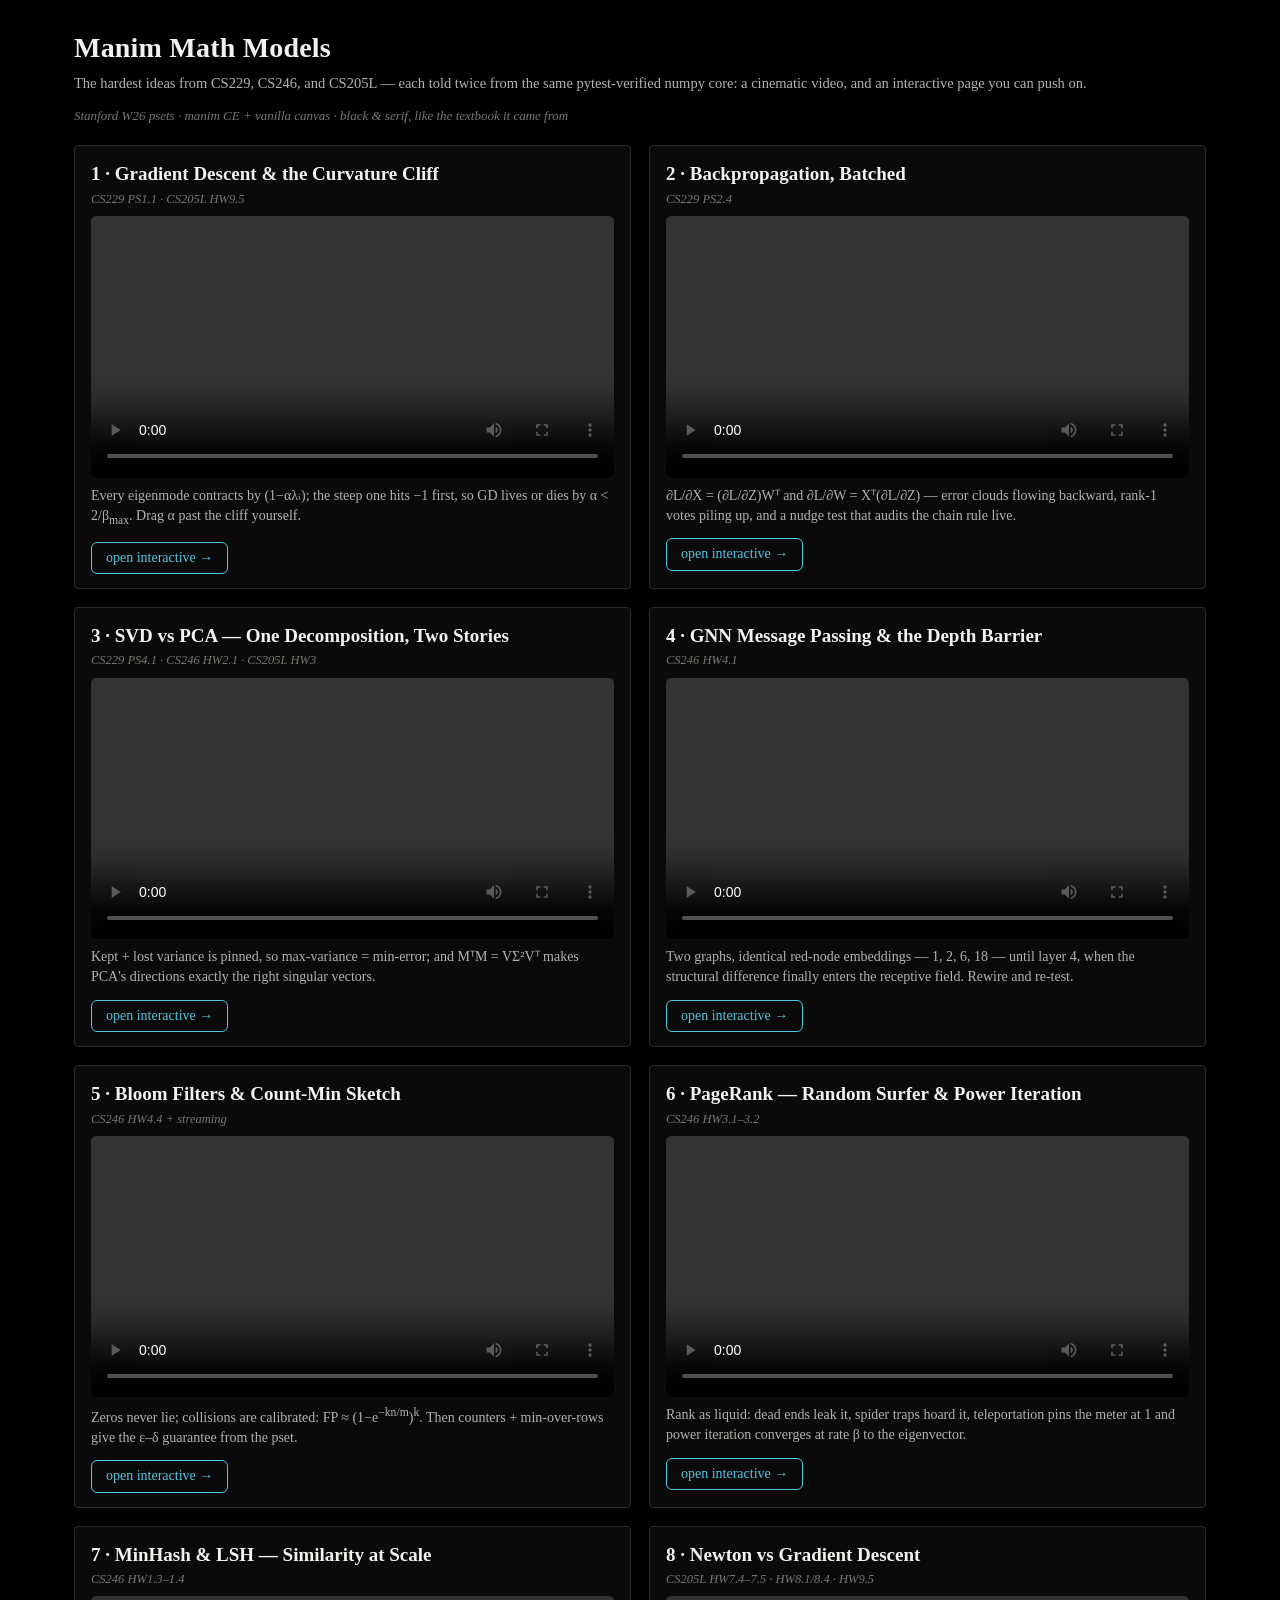
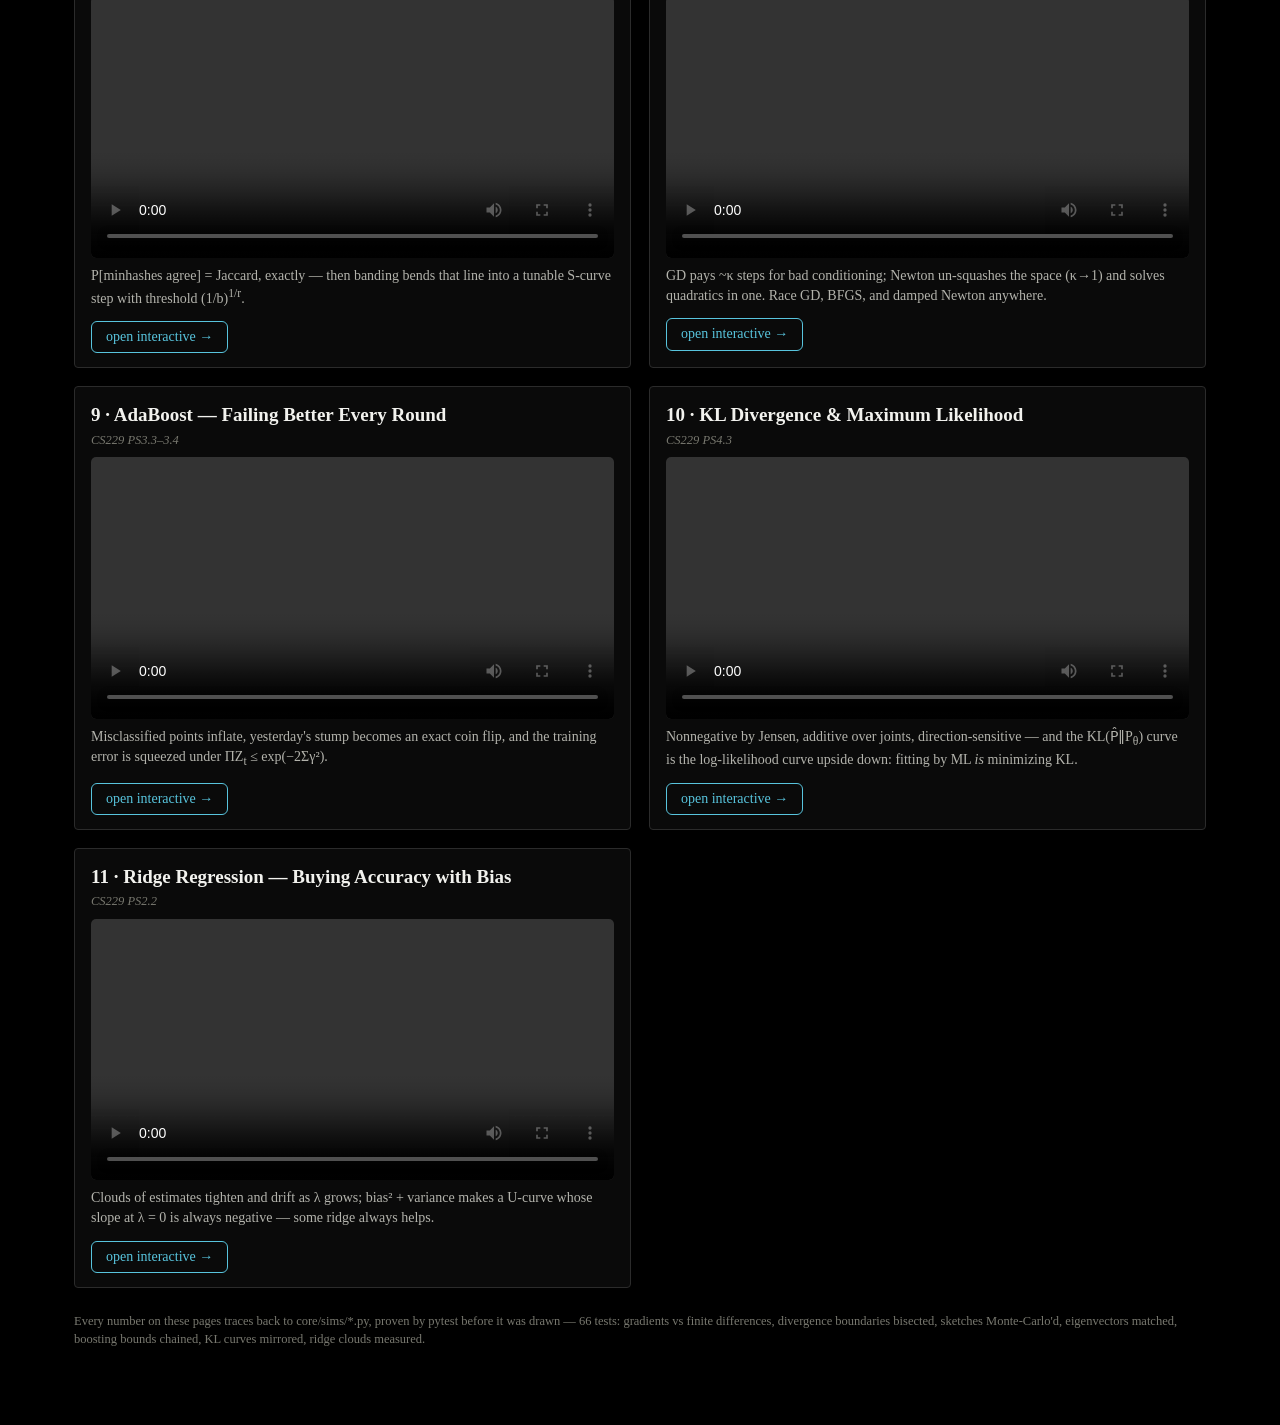
<file: web/index.html>
<!DOCTYPE html>
<html lang="en">
<head>
<meta charset="utf-8">
<meta name="viewport" content="width=device-width, initial-scale=1">
<title>Manim Math Models — Gallery</title>
<link rel="stylesheet" href="assets/style.css">
<style>
  .grid {
    display: grid;
    grid-template-columns: repeat(auto-fill, minmax(480px, 1fr));
    gap: 18px;
    margin-top: 20px;
  }
  .card h3 { margin: 0 0 2px; font-size: 19px; }
  .card .src { color: var(--ink-3); font-size: 12.5px; font-style: italic; margin: 0 0 8px; }
  .card p.blurb { color: var(--ink-2); font-size: 14px; margin: 8px 0 10px; }
  .card video { width: 100%; border-radius: 5px; background: #000; display: block; }
  .card .go {
    display: inline-block; border: 1px solid var(--blue); color: var(--blue);
    border-radius: 6px; padding: 5px 14px; font-size: 14px; margin-top: 2px;
  }
  .card .go:hover { background: rgba(88,196,221,0.08); text-decoration: none; }
</style>
</head>
<body>
<div class="page">
  <header class="demo">
    <h1>Manim Math Models</h1>
    <p class="sub">
      The hardest ideas from CS229, CS246, and CS205L — each told twice from the same
      pytest-verified numpy core: a cinematic video, and an interactive page you can push on.
    </p>
    <p class="source">Stanford W26 psets · manim CE + vanilla canvas · black &amp; serif, like the textbook it came from</p>
  </header>

  <div class="grid">

    <div class="panel card">
      <h3>1 · Gradient Descent &amp; the Curvature Cliff</h3>
      <p class="src">CS229 PS1.1 · CS205L HW9.5</p>
      <video controls preload="metadata" src="videos/gd_convergence.mp4"></video>
      <p class="blurb">Every eigenmode contracts by (1−αλᵢ); the steep one hits −1 first,
        so GD lives or dies by α &lt; 2/β<sub>max</sub>. Drag α past the cliff yourself.</p>
      <a class="go" href="gd_convergence.html">open interactive →</a>
    </div>

    <div class="panel card">
      <h3>2 · Backpropagation, Batched</h3>
      <p class="src">CS229 PS2.4</p>
      <video controls preload="metadata" src="videos/backprop_flow.mp4"></video>
      <p class="blurb">∂L/∂X = (∂L/∂Z)Wᵀ and ∂L/∂W = Xᵀ(∂L/∂Z) — error clouds flowing
        backward, rank-1 votes piling up, and a nudge test that audits the chain rule live.</p>
      <a class="go" href="backprop_flow.html">open interactive →</a>
    </div>

    <div class="panel card">
      <h3>3 · SVD vs PCA — One Decomposition, Two Stories</h3>
      <p class="src">CS229 PS4.1 · CS246 HW2.1 · CS205L HW3</p>
      <video controls preload="metadata" src="videos/svd_vs_pca.mp4"></video>
      <p class="blurb">Kept + lost variance is pinned, so max-variance = min-error; and
        MᵀM = VΣ²Vᵀ makes PCA's directions exactly the right singular vectors.</p>
      <a class="go" href="svd_vs_pca.html">open interactive →</a>
    </div>

    <div class="panel card">
      <h3>4 · GNN Message Passing &amp; the Depth Barrier</h3>
      <p class="src">CS246 HW4.1</p>
      <video controls preload="metadata" src="videos/gnn_depth.mp4"></video>
      <p class="blurb">Two graphs, identical red-node embeddings — 1, 2, 6, 18 — until layer 4,
        when the structural difference finally enters the receptive field. Rewire and re-test.</p>
      <a class="go" href="gnn_depth.html">open interactive →</a>
    </div>

    <div class="panel card">
      <h3>5 · Bloom Filters &amp; Count-Min Sketch</h3>
      <p class="src">CS246 HW4.4 + streaming</p>
      <video controls preload="metadata" src="videos/bloom_cms.mp4"></video>
      <p class="blurb">Zeros never lie; collisions are calibrated: FP ≈ (1−e<sup>−kn/m</sup>)<sup>k</sup>.
        Then counters + min-over-rows give the ε–δ guarantee from the pset.</p>
      <a class="go" href="bloom_cms.html">open interactive →</a>
    </div>

    <div class="panel card">
      <h3>6 · PageRank — Random Surfer &amp; Power Iteration</h3>
      <p class="src">CS246 HW3.1–3.2</p>
      <video controls preload="metadata" src="videos/pagerank.mp4"></video>
      <p class="blurb">Rank as liquid: dead ends leak it, spider traps hoard it, teleportation
        pins the meter at 1 and power iteration converges at rate β to the eigenvector.</p>
      <a class="go" href="pagerank.html">open interactive →</a>
    </div>

    <div class="panel card">
      <h3>7 · MinHash &amp; LSH — Similarity at Scale</h3>
      <p class="src">CS246 HW1.3–1.4</p>
      <video controls preload="metadata" src="videos/minhash_lsh.mp4"></video>
      <p class="blurb">P[minhashes agree] = Jaccard, exactly — then banding bends that line
        into a tunable S-curve step with threshold (1/b)<sup>1/r</sup>.</p>
      <a class="go" href="minhash_lsh.html">open interactive →</a>
    </div>

    <div class="panel card">
      <h3>8 · Newton vs Gradient Descent</h3>
      <p class="src">CS205L HW7.4–7.5 · HW8.1/8.4 · HW9.5</p>
      <video controls preload="metadata" src="videos/newton_conditioning.mp4"></video>
      <p class="blurb">GD pays ~κ steps for bad conditioning; Newton un-squashes the space
        (κ→1) and solves quadratics in one. Race GD, BFGS, and damped Newton anywhere.</p>
      <a class="go" href="newton_conditioning.html">open interactive →</a>
    </div>

    <div class="panel card">
      <h3>9 · AdaBoost — Failing Better Every Round</h3>
      <p class="src">CS229 PS3.3–3.4</p>
      <video controls preload="metadata" src="videos/adaboost.mp4"></video>
      <p class="blurb">Misclassified points inflate, yesterday's stump becomes an exact coin
        flip, and the training error is squeezed under ΠZ<sub>t</sub> ≤ exp(−2Σγ²).</p>
      <a class="go" href="adaboost.html">open interactive →</a>
    </div>

    <div class="panel card">
      <h3>10 · KL Divergence &amp; Maximum Likelihood</h3>
      <p class="src">CS229 PS4.3</p>
      <video controls preload="metadata" src="videos/kl_mle.mp4"></video>
      <p class="blurb">Nonnegative by Jensen, additive over joints, direction-sensitive —
        and the KL(P̂‖P<sub>θ</sub>) curve is the log-likelihood curve upside down:
        fitting by ML <em>is</em> minimizing KL.</p>
      <a class="go" href="kl_mle.html">open interactive →</a>
    </div>

    <div class="panel card">
      <h3>11 · Ridge Regression — Buying Accuracy with Bias</h3>
      <p class="src">CS229 PS2.2</p>
      <video controls preload="metadata" src="videos/ridge.mp4"></video>
      <p class="blurb">Clouds of estimates tighten and drift as λ grows; bias² + variance
        makes a U-curve whose slope at λ = 0 is always negative — some ridge always helps.</p>
      <a class="go" href="ridge.html">open interactive →</a>
    </div>

  </div>

  <p class="footnote" style="margin-top:24px">
    Every number on these pages traces back to <span class="f">core/sims/*.py</span>,
    proven by <span class="f">pytest</span> before it was drawn — 66 tests: gradients vs finite
    differences, divergence boundaries bisected, sketches Monte-Carlo'd, eigenvectors matched,
    boosting bounds chained, KL curves mirrored, ridge clouds measured.
  </p>
</div>
</body>
</html>
</file>
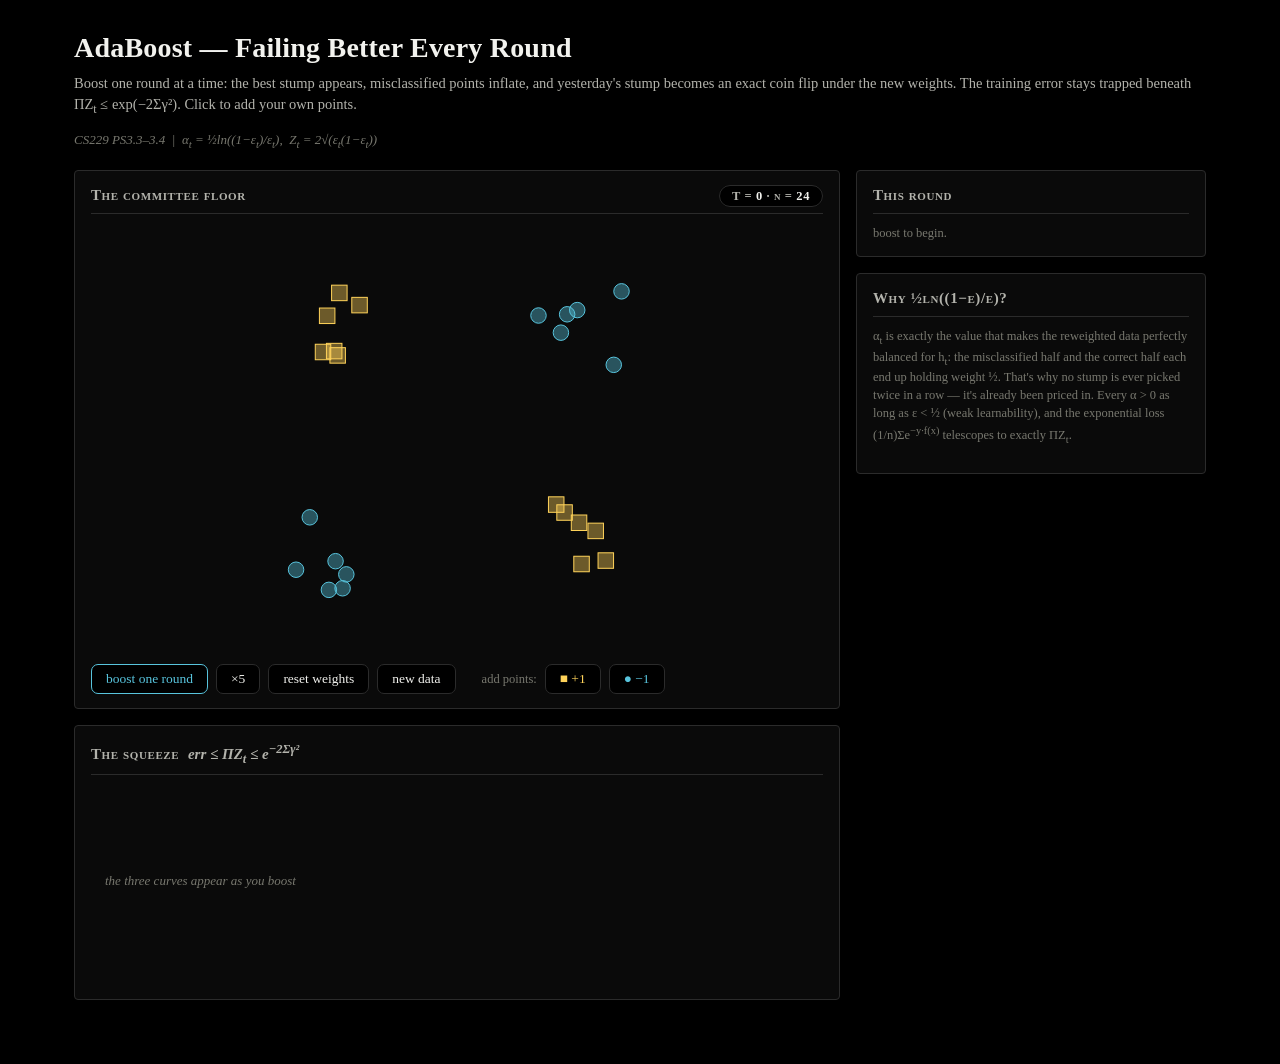
<file: web/adaboost.html>
<!DOCTYPE html>
<html lang="en">
<head>
<meta charset="utf-8">
<meta name="viewport" content="width=device-width, initial-scale=1">
<title>AdaBoost</title>
<link rel="stylesheet" href="assets/style.css">
</head>
<body>
<div class="page">
  <header class="demo">
    <h1>AdaBoost — Failing Better Every Round</h1>
    <p class="sub">
      Boost one round at a time: the best stump appears, misclassified points inflate,
      and yesterday's stump becomes an exact coin flip under the new weights.
      The training error stays trapped beneath ΠZ<sub>t</sub> ≤ exp(−2Σγ²). Click to add your own points.
    </p>
    <p class="source">CS229 PS3.3–3.4 &nbsp;|&nbsp; α<sub>t</sub> = ½ln((1−ε<sub>t</sub>)/ε<sub>t</sub>), &nbsp;Z<sub>t</sub> = 2√(ε<sub>t</sub>(1−ε<sub>t</sub>))</p>
  </header>

  <div class="layout">
    <div class="stack">
      <div class="panel">
        <h2>The committee floor <span style="float:right" id="round-read"></span></h2>
        <canvas class="fig" id="floor" style="height:430px"></canvas>
        <div style="display:flex; gap:8px; margin-top:10px; flex-wrap:wrap; align-items:center">
          <button class="btn primary" id="btn-boost">boost one round</button>
          <button class="btn" id="btn-boost5">×5</button>
          <button class="btn" id="btn-reset">reset weights</button>
          <button class="btn" id="btn-data">new data</button>
          <span style="width:10px"></span>
          <span class="footnote" style="margin:0">add points:</span>
          <button class="btn" id="mode-pos" style="color:var(--yellow)">■ +1</button>
          <button class="btn" id="mode-neg" style="color:var(--blue)">● −1</button>
        </div>
      </div>

      <div class="panel">
        <h2>The squeeze &nbsp;<span class="f">err ≤ ΠZ<sub>t</sub> ≤ e<sup>−2Σγ²</sup></span></h2>
        <canvas class="fig" id="squeeze" style="height:200px"></canvas>
      </div>
    </div>

    <div class="stack">
      <div class="panel">
        <h2>This round</h2>
        <div id="round-info" class="footnote" style="margin-top:0">boost to begin.</div>
      </div>
      <div class="panel">
        <h2>Why ½ln((1−ε)/ε)?</h2>
        <p class="footnote" style="margin-top:0">
          α<sub>t</sub> is exactly the value that makes the reweighted data
          perfectly balanced for h<sub>t</sub>: the misclassified half and the correct half
          each end up holding weight ½. That's why no stump is ever picked twice in a row —
          it's already been priced in. Every α &gt; 0 as long as ε &lt; ½ (weak learnability),
          and the exponential loss (1/n)Σe<sup>−y·f(x)</sup> telescopes to exactly ΠZ<sub>t</sub>.
        </p>
      </div>
    </div>
  </div>
</div>

<script src="assets/common.js"></script>
<script>
(function () {
  const { C, clamp, fmt, makeFig, tooltip } = MM;

  // ------------------------------------------------------------- data/state
  const R = 2.8;
  let pts = [];        // {x, y, lab}
  let w = [];          // weights
  let rounds = [];     // {axis, thresh, sign, eps, alpha, z}
  let hist = [];       // {err, prodZ, expB}
  let addMode = 1;

  function presetData() {
    let seed = 3;
    const rand = () => (seed = (seed * 1103515245 + 12345) % 2147483648) / 2147483648 - 0.5;
    pts = [];
    for (const [cx, cy, lab] of [[-1.6, 1.4, 1], [1.7, -1.3, 1], [1.6, 1.5, -1], [-1.7, -1.5, -1]]) {
      for (let i = 0; i < 6; i++) pts.push({ x: cx + rand() * 1.1, y: cy + rand() * 1.1, lab });
    }
    resetWeights();
  }
  function resetWeights() {
    w = new Array(pts.length).fill(1 / pts.length);
    rounds = []; hist = [];
    refresh();
  }

  const stumpPred = (st, p) => st.sign * ((st.axis === 0 ? p.x : p.y) > st.thresh ? 1 : -1);

  function bestStump() {
    let best = null, bestEps = Infinity;
    for (const axis of [0, 1]) {
      const vals = [...new Set(pts.map((p) => axis === 0 ? p.x : p.y))].sort((a, b) => a - b);
      const cuts = [vals[0] - 1, ...vals.slice(0, -1).map((v, i) => (v + vals[i + 1]) / 2), vals[vals.length - 1] + 1];
      for (const thresh of cuts) {
        for (const sign of [1, -1]) {
          let eps = 0;
          pts.forEach((p, i) => { if (stumpPred({ axis, thresh, sign }, p) !== p.lab) eps += w[i]; });
          if (eps < bestEps) { bestEps = eps; best = { axis, thresh, sign }; }
        }
      }
    }
    return { ...best, eps: bestEps };
  }

  function boost() {
    if (pts.length < 4) return;
    const st = bestStump();
    const eps = clamp(st.eps, 1e-12, 1 - 1e-12);
    const alpha = 0.5 * Math.log((1 - eps) / eps);
    let z = 0;
    const wn = pts.map((p, i) => {
      const v = w[i] * Math.exp(-alpha * p.lab * stumpPred(st, p));
      z += v; return v;
    });
    w = wn.map((v) => v / z);
    rounds.push({ ...st, eps, alpha, z });
    // history
    const f = (p) => rounds.reduce((t, r) => t + r.alpha * stumpPred(r, p), 0);
    const err = pts.filter((p) => Math.sign(f(p)) !== p.lab).length / pts.length;
    const prodZ = (hist.length ? hist[hist.length - 1].prodZ : 1) * z;
    const sg2 = rounds.reduce((t, r) => t + (0.5 - r.eps) ** 2, 0);
    hist.push({ err, prodZ, expB: Math.exp(-2 * sg2) });
    refresh();
  }

  // ------------------------------------------------------------- floor fig
  const HIT = [];
  const floorFig = makeFig(document.getElementById("floor"), (ctx, W, H) => {
    ctx.fillStyle = C.panel; ctx.fillRect(0, 0, W, H);
    HIT.length = 0;
    const s = Math.min(W, H) / (2 * R);
    const px = (x, y) => [W / 2 + x * s, H / 2 - y * s];

    // committee heat
    if (rounds.length) {
      const G = 44;
      for (let i = 0; i < G; i++) for (let j = 0; j < G; j++) {
        const x = -R + 2 * R * (i + 0.5) / G, y = -R + 2 * R * (j + 0.5) / G;
        const f = rounds.reduce((t, r) => t + r.alpha * stumpPred(r, { x, y }), 0);
        ctx.fillStyle = f > 0 ? C.yellow : C.blue;
        ctx.globalAlpha = 0.20 * Math.min(Math.abs(f) / 1.2, 1);
        const p = px(x, y);
        ctx.fillRect(p[0] - R * s / G, p[1] - R * s / G, 2 * R * s / G + 1, 2 * R * s / G + 1);
      }
      ctx.globalAlpha = 1;
      // latest stump line
      const st = rounds[rounds.length - 1];
      ctx.strokeStyle = C.ink; ctx.lineWidth = 2;
      ctx.beginPath();
      if (st.axis === 0) { ctx.moveTo(...px(st.thresh, -R)); ctx.lineTo(...px(st.thresh, R)); }
      else { ctx.moveTo(...px(-R, st.thresh)); ctx.lineTo(...px(R, st.thresh)); }
      ctx.stroke();
    }
    // faded older stumps
    ctx.strokeStyle = C.ink3; ctx.lineWidth = 1;
    for (const st of rounds.slice(0, -1)) {
      ctx.globalAlpha = 0.35;
      ctx.beginPath();
      if (st.axis === 0) { ctx.moveTo(...px(st.thresh, -R)); ctx.lineTo(...px(st.thresh, R)); }
      else { ctx.moveTo(...px(-R, st.thresh)); ctx.lineTo(...px(R, st.thresh)); }
      ctx.stroke();
      ctx.globalAlpha = 1;
    }

    // points sized by weight
    pts.forEach((p, i) => {
      const r = 4 + 90 * Math.sqrt(w[i]) * Math.sqrt(1 / pts.length);
      const [X, Y] = px(p.x, p.y);
      if (p.lab > 0) {
        ctx.fillStyle = "rgba(255,211,90,0.4)"; ctx.strokeStyle = C.yellow;
        ctx.fillRect(X - r, Y - r, 2 * r, 2 * r); ctx.strokeRect(X - r, Y - r, 2 * r, 2 * r);
      } else {
        ctx.fillStyle = "rgba(88,196,221,0.4)"; ctx.strokeStyle = C.blue;
        ctx.beginPath(); ctx.arc(X, Y, r, 0, 7); ctx.fill(); ctx.stroke();
      }
      HIT.push({ x: X, y: Y, i });
    });
  });

  const tip = tooltip(document.getElementById("floor").parentElement);
  document.getElementById("floor").addEventListener("pointermove", (e) => {
    const r = e.currentTarget.getBoundingClientRect();
    const mx = e.clientX - r.left, my = e.clientY - r.top;
    const n = HIT.find((h) => (h.x - mx) ** 2 + (h.y - my) ** 2 < 200);
    if (n) tip.show(mx, my, `w = ${w[n.i].toExponential(2)}`);
    else tip.hide();
  });
  document.getElementById("floor").addEventListener("click", (e) => {
    const r = e.currentTarget.getBoundingClientRect();
    const s = Math.min(r.width, r.height) / (2 * R);
    const x = (e.clientX - r.left - r.width / 2) / s;
    const y = -(e.clientY - r.top - r.height / 2) / s;
    if (Math.abs(x) > R || Math.abs(y) > R) return;
    pts.push({ x, y, lab: addMode });
    resetWeights();
  });

  // ------------------------------------------------------------- squeeze fig
  const squeezeFig = makeFig(document.getElementById("squeeze"), (ctx, W, H) => {
    ctx.fillStyle = C.panel; ctx.fillRect(0, 0, W, H);
    if (!hist.length) {
      ctx.fillStyle = C.ink3; ctx.font = "italic 13px Times New Roman";
      ctx.fillText("the three curves appear as you boost", 14, H / 2);
      return;
    }
    const T = hist.length;
    const pad = 36;
    const xAt = (t) => pad + (t / Math.max(T - 1, 1)) * (W - pad - 120);
    const yAt = (v) => H - 24 - v * (H - 44);
    const series = [
      { k: "expB", col: C.teal, tag: "exp(−2Σγ²)" },
      { k: "prodZ", col: C.yellow, tag: "Π Z_t" },
      { k: "err", col: C.red, tag: "train error" },
    ];
    const ys = series.map((sr) => yAt(hist[T - 1][sr.k]));
    for (let a = 0; a < 3; a++) for (let i = 1; i < 3; i++) {
      if (Math.abs(ys[i] - ys[i - 1]) < 15) ys[i] = ys[i - 1] + 15;
    }
    series.forEach((sr, si) => {
      ctx.strokeStyle = sr.col; ctx.lineWidth = 2;
      ctx.beginPath();
      hist.forEach((hh, t) => { const p = [xAt(t), yAt(hh[sr.k])]; t ? ctx.lineTo(...p) : ctx.moveTo(...p); });
      ctx.stroke();
      ctx.fillStyle = sr.col; ctx.font = "italic 13px Times New Roman";
      ctx.fillText(`${sr.tag} (${fmt(hist[T - 1][sr.k], 3)})`, W - 114, ys[si] + 4);
    });
    ctx.fillStyle = C.ink3;
    ctx.fillText("rounds →", pad, H - 8);
  });

  // ------------------------------------------------------------- wiring
  function refresh() {
    document.getElementById("round-read").innerHTML =
      `<span class="pill">T = <b>${rounds.length}</b> · n = <b>${pts.length}</b>` +
      (hist.length ? ` · err = <b>${fmt(hist[hist.length - 1].err, 3)}</b>` : "") + `</span>`;
    if (rounds.length) {
      const r = rounds[rounds.length - 1];
      // verify the self-erasing property live
      let eNew = 0;
      pts.forEach((p, i) => { if (stumpPred(r, p) !== p.lab) eNew += w[i]; });
      document.getElementById("round-info").innerHTML =
        `stump: <b>${r.axis === 0 ? "x" : "y"} ${r.sign > 0 ? ">" : "≤"} ${fmt(r.thresh, 2)}</b><br>` +
        `ε = <b style="color:${C.red}">${fmt(r.eps, 3)}</b>, α = <b style="color:${C.green}">${fmt(r.alpha, 3)}</b>, Z = ${fmt(r.z, 3)}<br><br>` +
        `weighted error of this stump under the <em>new</em> weights: ` +
        `<b style="color:${C.teal}">${fmt(eNew, 3)}</b> — priced in.`;
    }
    floorFig.invalidate(); squeezeFig.invalidate();
  }

  document.getElementById("btn-boost").addEventListener("click", boost);
  document.getElementById("btn-boost5").addEventListener("click", () => { for (let i = 0; i < 5; i++) boost(); });
  document.getElementById("btn-reset").addEventListener("click", resetWeights);
  document.getElementById("btn-data").addEventListener("click", presetData);
  document.getElementById("mode-pos").addEventListener("click", () => { addMode = 1; });
  document.getElementById("mode-neg").addEventListener("click", () => { addMode = -1; });

  presetData();
})();
</script>
</body>
</html>
</file>
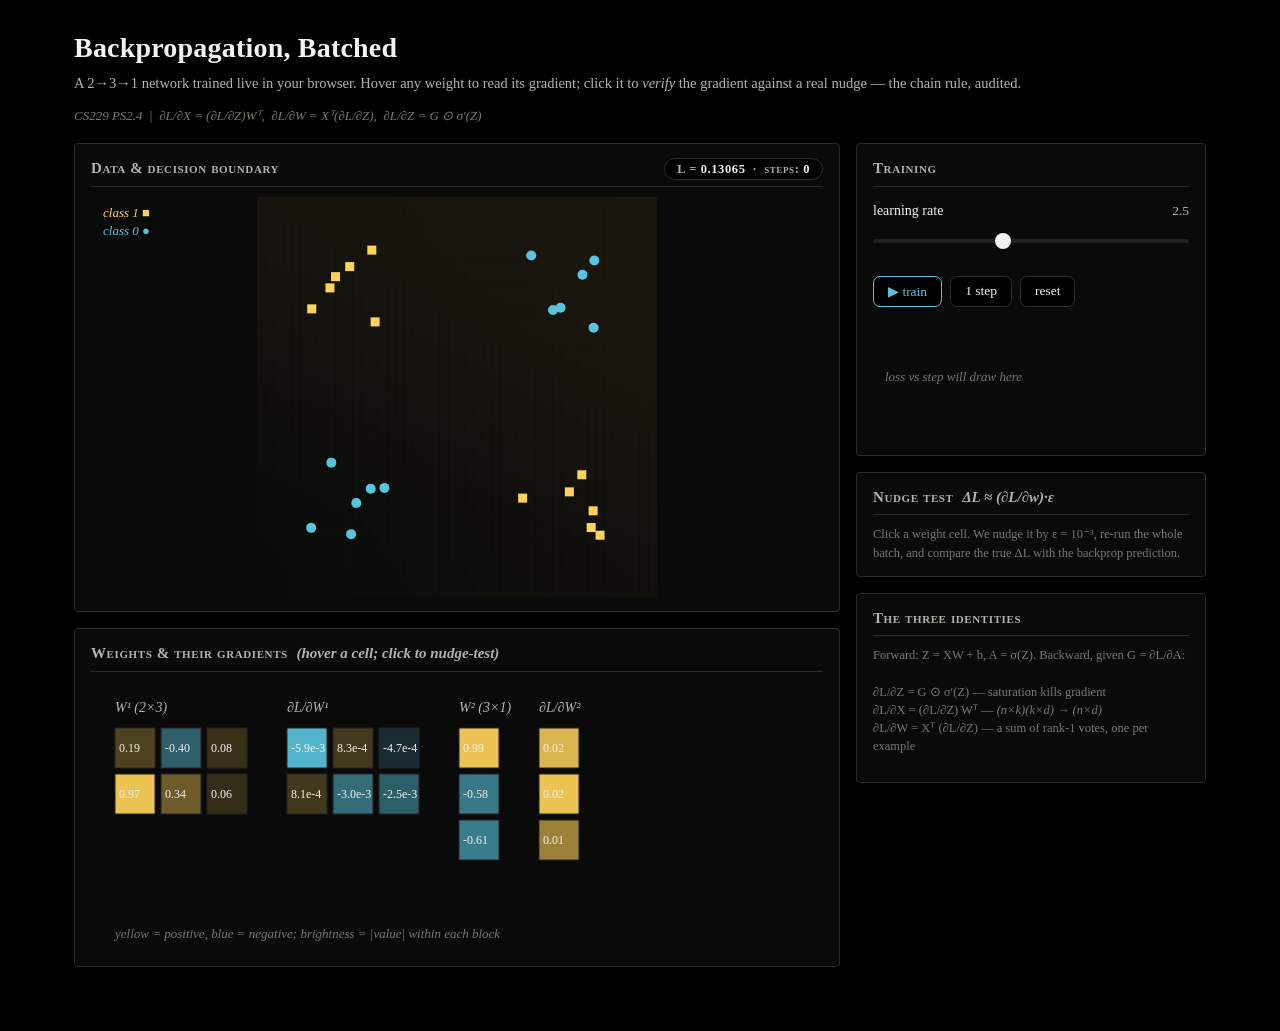
<file: web/backprop_flow.html>
<!DOCTYPE html>
<html lang="en">
<head>
<meta charset="utf-8">
<meta name="viewport" content="width=device-width, initial-scale=1">
<title>Backpropagation, Batched</title>
<link rel="stylesheet" href="assets/style.css">
</head>
<body>
<div class="page">
  <header class="demo">
    <h1>Backpropagation, Batched</h1>
    <p class="sub">
      A 2→3→1 network trained live in your browser. Hover any weight to read its gradient;
      click it to <em>verify</em> the gradient against a real nudge — the chain rule, audited.
    </p>
    <p class="source">CS229 PS2.4 &nbsp;|&nbsp; ∂L/∂X = (∂L/∂Z)Wᵀ, &nbsp;∂L/∂W = Xᵀ(∂L/∂Z), &nbsp;∂L/∂Z = G ⊙ σ′(Z)</p>
  </header>

  <div class="layout">
    <div class="stack">
      <div class="panel">
        <h2>Data &amp; decision boundary <span style="float:right" id="loss-read"></span></h2>
        <canvas class="fig" id="plane" style="height:400px"></canvas>
      </div>
      <div class="panel">
        <h2>Weights &amp; their gradients &nbsp;<span class="f">(hover a cell; click to nudge-test)</span></h2>
        <canvas class="fig" id="mats" style="height:270px"></canvas>
      </div>
    </div>

    <div class="stack">
      <div class="panel">
        <h2>Training</h2>
        <div id="s-lr"></div>
        <div style="display:flex; gap:8px; margin-top:16px; flex-wrap:wrap">
          <button class="btn primary" id="btn-train">▶ train</button>
          <button class="btn" id="btn-step">1 step</button>
          <button class="btn" id="btn-reset">reset</button>
        </div>
        <canvas class="fig" id="losschart" style="height:120px; margin-top:14px"></canvas>
      </div>

      <div class="panel">
        <h2>Nudge test &nbsp;<span class="f">ΔL ≈ (∂L/∂w)·ε</span></h2>
        <div id="nudge" class="footnote" style="margin-top:0">
          Click a weight cell. We nudge it by ε = 10⁻³, re-run the whole batch,
          and compare the true ΔL with the backprop prediction.
        </div>
      </div>

      <div class="panel">
        <h2>The three identities</h2>
        <p class="footnote" style="margin-top:0">
          Forward: Z = XW + b, A = σ(Z). Backward, given G = ∂L/∂A:<br><br>
          ∂L/∂Z = G ⊙ σ′(Z) — saturation kills gradient<br>
          ∂L/∂X = (∂L/∂Z) Wᵀ — <em>(n×k)(k×d) → (n×d)</em><br>
          ∂L/∂W = Xᵀ (∂L/∂Z) — a sum of rank-1 votes, one per example
        </p>
      </div>
    </div>
  </div>
</div>

<script src="assets/common.js"></script>
<script>
(function () {
  const { C, clamp, fmt, makeFig, slider, tooltip, player } = MM;

  // ---------------------------------------------------------- tiny net (2-3-1)
  // Mirrors core/sims/backprop.py: Z1=XW1+b1, A1=s(Z1), Z2=A1W2+b2, yhat=s(Z2),
  // L = (1/2n)||yhat - y||^2; dW2 = A1' dZ2, dZ1 = (dZ2 W2') * s'(Z1), dW1 = X' dZ1.
  const sig = (z) => 1 / (1 + Math.exp(-z));
  const sigp = (z) => { const s = sig(z); return s * (1 - s); };

  // XOR-ish data: 4 clusters, 6 points each
  const DATA = [];
  {
    let seed = 42;
    const rand = () => (seed = (seed * 1103515245 + 12345) % 2147483648) / 2147483648;
    for (const [cx, cy, lab] of [[-1.4, -1.4, 0], [1.4, 1.4, 0], [-1.4, 1.4, 1], [1.4, -1.4, 1]]) {
      for (let i = 0; i < 6; i++) {
        DATA.push({ x: cx + (rand() - 0.5) * 1.1, y: cy + (rand() - 0.5) * 1.1, lab });
      }
    }
  }
  const N = DATA.length;

  let W1, B1, W2, B2, lossHist;
  function init() {
    let seed = 7;
    const rand = () => (seed = (seed * 1103515245 + 12345) % 2147483648) / 2147483648 - 0.5;
    W1 = [[rand() * 2, rand() * 2, rand() * 2], [rand() * 2, rand() * 2, rand() * 2]];
    B1 = [rand(), rand(), rand()];
    W2 = [[rand() * 2], [rand() * 2], [rand() * 2]];
    B2 = [rand()];
    lossHist = [];
  }

  function forwardPoint(x, y) {
    const z1 = [0, 1, 2].map((j) => x * W1[0][j] + y * W1[1][j] + B1[j]);
    const a1 = z1.map(sig);
    const z2 = a1[0] * W2[0][0] + a1[1] * W2[1][0] + a1[2] * W2[2][0] + B2[0];
    return { z1, a1, z2, yhat: sig(z2) };
  }

  function batchLoss() {
    let L = 0;
    for (const p of DATA) L += (forwardPoint(p.x, p.y).yhat - p.lab) ** 2;
    return L / (2 * N);
  }

  // full-batch backward pass; returns gradients matching the identities
  function backward() {
    const dW1 = [[0, 0, 0], [0, 0, 0]], dB1 = [0, 0, 0];
    const dW2 = [[0], [0], [0]], dB2 = [0];
    for (const p of DATA) {
      const f = forwardPoint(p.x, p.y);
      const G = (f.yhat - p.lab) / N;              // dL/dyhat
      const dZ2 = G * sigp(f.z2);                  // Hadamard gate, layer 2
      for (let j = 0; j < 3; j++) {
        dW2[j][0] += f.a1[j] * dZ2;                // A1^T dZ2 (rank-1 votes)
        const dA1j = dZ2 * W2[j][0];               // dZ2 W2^T
        const dZ1j = dA1j * sigp(f.z1[j]);         // gate, layer 1
        dW1[0][j] += p.x * dZ1j;                   // X^T dZ1
        dW1[1][j] += p.y * dZ1j;
        dB1[j] += dZ1j;
      }
      dB2[0] += dZ2;
    }
    return { dW1, dB1, dW2, dB2 };
  }

  function step(lr) {
    const g = backward();
    for (let i = 0; i < 2; i++) for (let j = 0; j < 3; j++) W1[i][j] -= lr * g.dW1[i][j];
    for (let j = 0; j < 3; j++) { B1[j] -= lr * g.dB1[j]; W2[j][0] -= lr * g.dW2[j][0]; }
    B2[0] -= lr * g.dB2[0];
    lossHist.push(batchLoss());
    if (lossHist.length > 4000) lossHist.shift();
  }

  // ---------------------------------------------------------- plane figure
  const R = 2.6;
  const planeFig = makeFig(document.getElementById("plane"), (ctx, w, h) => {
    ctx.fillStyle = C.panel; ctx.fillRect(0, 0, w, h);
    const s = Math.min(w, h) / (2 * R);
    const px = (x) => w / 2 + x * s, py = (y) => h / 2 - y * s;

    // decision surface as a coarse grid of translucent cells
    const G = 46;
    for (let i = 0; i < G; i++) {
      for (let j = 0; j < G; j++) {
        const x = -R + (2 * R * (i + 0.5)) / G, y = -R + (2 * R * (j + 0.5)) / G;
        const v = forwardPoint(x, y).yhat;
        ctx.fillStyle = v > 0.5 ? C.yellow : C.blue;
        ctx.globalAlpha = 0.16 * Math.abs(v - 0.5) * 2;
        ctx.fillRect(px(x) - (R * s) / G, py(y) - (R * s) / G, (2 * R * s) / G, (2 * R * s) / G);
      }
    }
    ctx.globalAlpha = 1;

    // data points: class encoded by color AND shape (circle/square)
    for (const p of DATA) {
      const X = px(p.x), Y = py(p.y);
      if (p.lab === 1) {
        ctx.fillStyle = C.yellow;
        ctx.fillRect(X - 4.5, Y - 4.5, 9, 9);
      } else {
        ctx.fillStyle = C.blue;
        ctx.beginPath(); ctx.arc(X, Y, 5, 0, 7); ctx.fill();
      }
    }
    // direct labels (identity never color-alone)
    ctx.font = "italic 13px Times New Roman";
    ctx.fillStyle = C.yellow; ctx.fillText("class 1 ■", 12, 20);
    ctx.fillStyle = C.blue;   ctx.fillText("class 0 ●", 12, 38);
  });

  // ---------------------------------------------------------- matrices figure
  const CELLS = [];   // clickable regions: {x,y,w,h, layer, i, j}
  const matsFig = makeFig(document.getElementById("mats"), (ctx, w, h) => {
    ctx.fillStyle = C.panel; ctx.fillRect(0, 0, w, h);
    CELLS.length = 0;
    const g = backward();

    const blocks = [
      { M: W1, dM: g.dW1, name: "W¹ (2×3)", layer: "W1" },
      { M: g.dW1, dM: null, name: "∂L/∂W¹", layer: null },
      { M: W2, dM: g.dW2, name: "W² (3×1)", layer: "W2" },
      { M: g.dW2, dM: null, name: "∂L/∂W²", layer: null },
    ];
    const side = 40, gap = 6;
    let x0 = 24;
    ctx.textAlign = "left";
    for (const b of blocks) {
      const rows = b.M.length, cols = b.M[0].length;
      const vmax = Math.max(1e-12, ...b.M.flat().map(Math.abs));
      for (let i = 0; i < rows; i++) {
        for (let j = 0; j < cols; j++) {
          const v = b.M[i][j];
          const X = x0 + j * (side + gap), Y = 46 + i * (side + gap);
          ctx.fillStyle = v >= 0 ? C.yellow : C.blue;
          ctx.globalAlpha = 0.12 + 0.8 * Math.abs(v) / vmax;
          ctx.fillRect(X, Y, side, side);
          ctx.globalAlpha = 1;
          ctx.strokeStyle = C.grid; ctx.strokeRect(X, Y, side, side);
          ctx.fillStyle = C.ink;
          ctx.font = "12px Times New Roman";
          ctx.fillText(fmt(v, 2), X + 4, Y + side / 2 + 4);
          if (b.layer) CELLS.push({ x: X, y: Y, w: side, h: side, layer: b.layer, i, j });
        }
      }
      ctx.fillStyle = C.ink2;
      ctx.font = "italic 14px Times New Roman";
      ctx.fillText(b.name, x0, 30);
      x0 += cols * (side + gap) + 34;
    }
    ctx.fillStyle = C.ink3;
    ctx.font = "italic 13px Times New Roman";
    ctx.fillText("yellow = positive, blue = negative; brightness = |value| within each block", 24, h - 14);
  });

  const matsTip = tooltip(document.getElementById("mats").parentElement);
  const matsCvs = document.getElementById("mats");
  function cellAt(e) {
    const r = matsCvs.getBoundingClientRect();
    const mx = e.clientX - r.left, my = e.clientY - r.top;
    return CELLS.find((c) => mx >= c.x && mx <= c.x + c.w && my >= c.y && my <= c.y + c.h);
  }
  matsCvs.addEventListener("pointermove", (e) => {
    const c = cellAt(e);
    if (!c) { matsTip.hide(); return; }
    const g = backward();
    const wv = (c.layer === "W1" ? W1 : W2)[c.i][c.j];
    const gv = (c.layer === "W1" ? g.dW1 : g.dW2)[c.i][c.j];
    const r = matsCvs.getBoundingClientRect();
    matsTip.show(e.clientX - r.left, e.clientY - r.top,
      `${c.layer}[${c.i}][${c.j}] = ${fmt(wv, 4)}<br>∂L/∂w = ${fmt(gv, 6)}`);
  });
  matsCvs.addEventListener("pointerleave", () => matsTip.hide());

  // nudge test: predicted vs actual dL for eps perturbation
  matsCvs.addEventListener("click", (e) => {
    const c = cellAt(e);
    if (!c) return;
    const eps = 1e-3;
    const M = c.layer === "W1" ? W1 : W2;
    const g = backward();
    const grad = (c.layer === "W1" ? g.dW1 : g.dW2)[c.i][c.j];
    const L0 = batchLoss();
    M[c.i][c.j] += eps;
    const L1 = batchLoss();
    M[c.i][c.j] -= eps;
    const actual = L1 - L0, predicted = grad * eps;
    document.getElementById("nudge").innerHTML =
      `<b>${c.layer}[${c.i}][${c.j}]</b> nudged by ε = 10⁻³:<br><br>` +
      `predicted ΔL = ∂L/∂w · ε = <span style="color:${C.teal}">${actual === 0 ? 0 : predicted.toExponential(3)}</span><br>` +
      `actual &nbsp;&nbsp;&nbsp;&nbsp;ΔL (re-ran batch) = <span style="color:${C.yellow}">${actual.toExponential(3)}</span><br><br>` +
      `agreement: <b style="color:${C.green}">${(100 * (1 - Math.abs(predicted - actual) / Math.max(1e-15, Math.abs(actual)))).toFixed(2)}%</b> — the chain rule holds.`;
  });

  // ---------------------------------------------------------- loss chart
  const lossFig = makeFig(document.getElementById("losschart"), (ctx, w, h) => {
    ctx.fillStyle = C.panel; ctx.fillRect(0, 0, w, h);
    if (lossHist.length < 2) {
      ctx.fillStyle = C.ink3;
      ctx.font = "italic 13px Times New Roman";
      ctx.fillText("loss vs step will draw here", 12, h / 2);
      return;
    }
    const max = Math.max(...lossHist), min = Math.min(...lossHist);
    ctx.strokeStyle = C.teal; ctx.lineWidth = 1.8;
    ctx.beginPath();
    lossHist.forEach((v, i) => {
      const x = (i / (lossHist.length - 1)) * (w - 60) + 8;
      const y = h - 18 - ((v - min) / Math.max(1e-12, max - min)) * (h - 34);
      i ? ctx.lineTo(x, y) : ctx.moveTo(x, y);
    });
    ctx.stroke();
    ctx.fillStyle = C.teal;
    ctx.font = "12px Times New Roman";
    ctx.fillText("loss", w - 46, h / 2);
  });

  // ---------------------------------------------------------- controls
  const sLr = slider({
    el: "#s-lr", label: "learning rate", min: 0.1, max: 6, step: 0.1, value: 2.5,
    format: (v) => fmt(v, 1),
  });

  function refresh() {
    document.getElementById("loss-read").innerHTML =
      `<span class="pill">L = <b>${batchLoss().toFixed(5)}</b> &nbsp;·&nbsp; steps: <b>${lossHist.length}</b></span>`;
    planeFig.invalidate(); matsFig.invalidate(); lossFig.invalidate();
  }

  const trainer = player(() => { for (let i = 0; i < 8; i++) step(sLr.get()); refresh(); });
  const btnTrain = document.getElementById("btn-train");
  btnTrain.addEventListener("click", () => {
    trainer.toggle();
    btnTrain.textContent = trainer.running ? "⏸ pause" : "▶ train";
  });
  document.getElementById("btn-step").addEventListener("click", () => { step(sLr.get()); refresh(); });
  document.getElementById("btn-reset").addEventListener("click", () => { init(); refresh(); });

  init();
  refresh();
})();
</script>
</body>
</html>
</file>
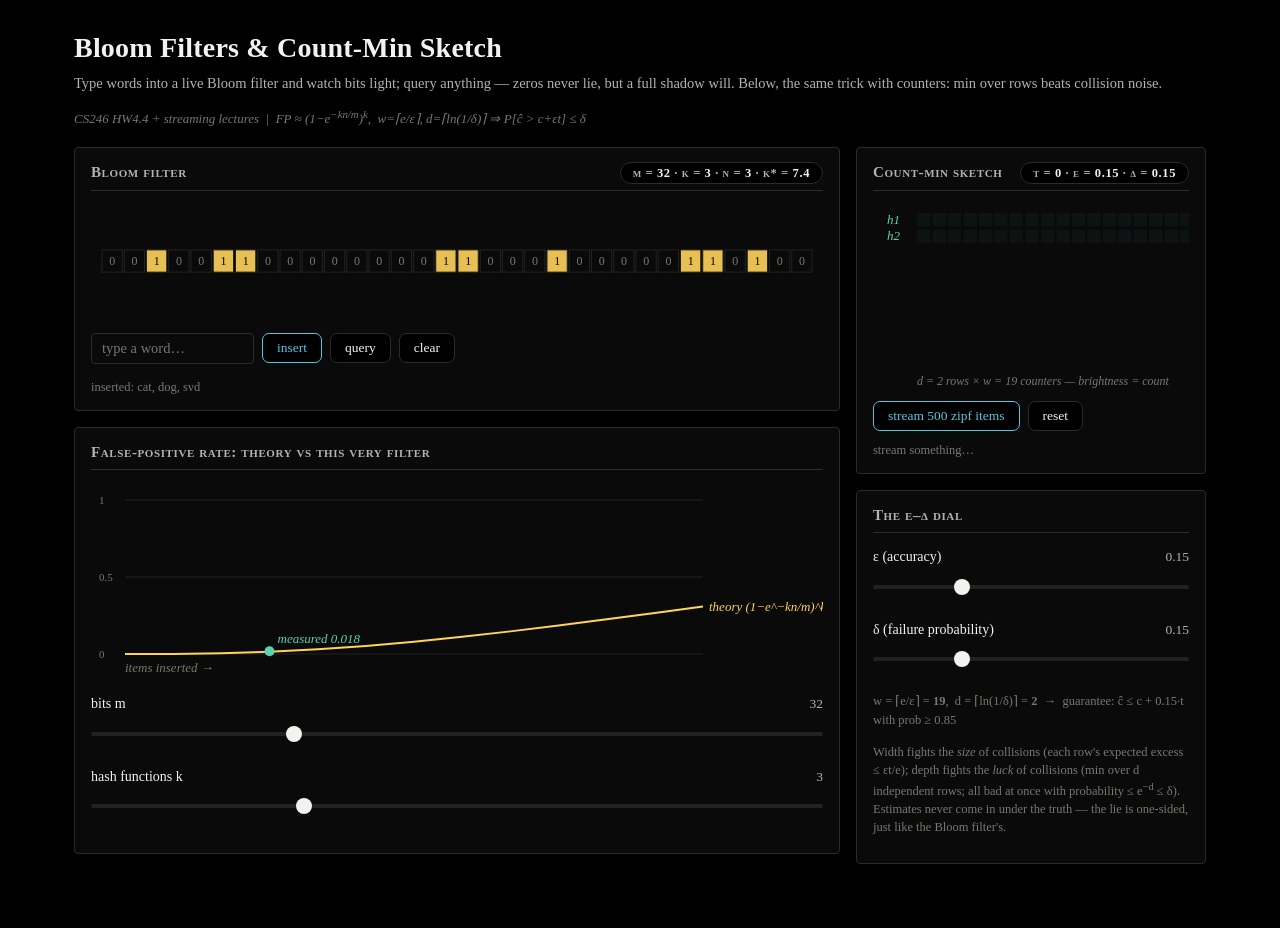
<file: web/bloom_cms.html>
<!DOCTYPE html>
<html lang="en">
<head>
<meta charset="utf-8">
<meta name="viewport" content="width=device-width, initial-scale=1">
<title>Bloom Filters &amp; Count-Min Sketch</title>
<link rel="stylesheet" href="assets/style.css">
</head>
<body>
<div class="page">
  <header class="demo">
    <h1>Bloom Filters &amp; Count-Min Sketch</h1>
    <p class="sub">
      Type words into a live Bloom filter and watch bits light; query anything — zeros never lie,
      but a full shadow will. Below, the same trick with counters: min over rows beats collision noise.
    </p>
    <p class="source">CS246 HW4.4 + streaming lectures &nbsp;|&nbsp; FP ≈ (1−e<sup>−kn/m</sup>)<sup>k</sup>, &nbsp;w=⌈e/ε⌉, d=⌈ln(1/δ)⌉ ⇒ P[ĉ &gt; c+εt] ≤ δ</p>
  </header>

  <div class="layout">
    <div class="stack">
      <div class="panel">
        <h2>Bloom filter <span style="float:right" id="bloom-read"></span></h2>
        <canvas class="fig" id="bits" style="height:120px"></canvas>
        <div style="display:flex; gap:8px; margin-top:12px; flex-wrap:wrap; align-items:center">
          <input class="ti" id="word" placeholder="type a word…" size="16">
          <button class="btn primary" id="btn-insert">insert</button>
          <button class="btn" id="btn-query">query</button>
          <button class="btn" id="btn-clear">clear</button>
          <span id="verdict" style="font-size:15px"></span>
        </div>
        <div class="footnote" id="members">inserted: —</div>
      </div>

      <div class="panel">
        <h2>False-positive rate: theory vs this very filter</h2>
        <canvas class="fig" id="fpchart" style="height:200px"></canvas>
        <div id="s-m"></div>
        <div id="s-k"></div>
      </div>
    </div>

    <div class="stack">
      <div class="panel">
        <h2>Count-min sketch <span style="float:right" id="cms-read"></span></h2>
        <canvas class="fig" id="cms" style="height:190px"></canvas>
        <div style="display:flex; gap:8px; margin-top:10px; flex-wrap:wrap; align-items:center">
          <button class="btn primary" id="btn-stream">stream 500 zipf items</button>
          <button class="btn" id="btn-cms-reset">reset</button>
        </div>
        <div class="footnote" id="cms-table" style="margin-top:10px">stream something…</div>
      </div>

      <div class="panel">
        <h2>The ε–δ dial</h2>
        <div id="s-eps"></div>
        <div id="s-delta"></div>
        <p class="footnote" id="wd-read"></p>
        <p class="footnote">
          Width fights the <em>size</em> of collisions (each row's expected excess ≤ εt/e);
          depth fights the <em>luck</em> of collisions (min over d independent rows;
          all bad at once with probability ≤ e<sup>−d</sup> ≤ δ). Estimates never come in under
          the truth — the lie is one-sided, just like the Bloom filter's.
        </p>
      </div>
    </div>
  </div>
</div>

<style>
  input.ti {
    background: var(--panel); color: var(--ink);
    border: 1px solid var(--panel-edge); border-radius: 4px;
    padding: 6px 10px; font-family: var(--font); font-size: 14.5px;
  }
</style>

<script src="assets/common.js"></script>
<script>
(function () {
  const { C, clamp, fmt, makeFig, slider, tooltip } = MM;

  // FNV-1a with salt, mirrors the salted-hash idea in core/sims/sketches.py
  function hash(s, salt, mod) {
    let h = 2166136261 ^ salt * 16777619;
    for (let i = 0; i < s.length; i++) {
      h ^= s.charCodeAt(i);
      h = Math.imul(h, 16777619);
    }
    return ((h >>> 0) % mod + mod) % mod;
  }

  // ------------------------------------------------------------- bloom state
  let m = 32, k = 3;
  let bits = new Array(m).fill(false);
  let members = [];
  let lastQuery = null;   // {word, pos, verdict}

  const positions = (w) => Array.from({ length: k }, (_, i) => hash(w, i + 1, m));
  const insert = (w) => { positions(w).forEach((p) => bits[p] = true); members.push(w); };
  const query = (w) => positions(w).every((p) => bits[p]);
  const fpTheory = (n) => Math.pow(1 - Math.exp(-k * n / m), k);
  function fpEmpirical(probes = 1200) {
    let hits = 0;
    for (let j = 0; j < probes; j++) if (query("§probe" + j)) hits++;
    return hits / probes;
  }

  const bitsFig = makeFig(document.getElementById("bits"), (ctx, w_, h) => {
    ctx.fillStyle = C.panel; ctx.fillRect(0, 0, w_, h);
    const cw = Math.min(30, (w_ - 20) / m);
    const x0 = (w_ - cw * m) / 2, y0 = h / 2 - cw / 2;
    for (let i = 0; i < m; i++) {
      ctx.fillStyle = bits[i] ? C.yellow : C.panel;
      ctx.globalAlpha = bits[i] ? 0.9 : 1;
      ctx.fillRect(x0 + i * cw + 1, y0, cw - 2, cw);
      ctx.globalAlpha = 1;
      ctx.strokeStyle = C.grid;
      ctx.strokeRect(x0 + i * cw + 1, y0, cw - 2, cw);
      ctx.fillStyle = bits[i] ? C.bg : C.ink3;
      ctx.font = "12px Times New Roman"; ctx.textAlign = "center";
      ctx.fillText(bits[i] ? "1" : "0", x0 + i * cw + cw / 2, y0 + cw / 2 + 4);
    }
    // arcs for the last query
    if (lastQuery) {
      ctx.strokeStyle = lastQuery.verdict ? C.green : C.red;
      ctx.lineWidth = 1.6;
      for (const p of lastQuery.pos) {
        const tx = x0 + p * cw + cw / 2;
        ctx.beginPath();
        ctx.moveTo(w_ / 2, 10);
        ctx.quadraticCurveTo((w_ / 2 + tx) / 2, -6, tx, y0 - 2);
        ctx.stroke();
      }
    }
    ctx.textAlign = "left";
  });

  const fpFig = makeFig(document.getElementById("fpchart"), (ctx, w_, h) => {
    ctx.fillStyle = C.panel; ctx.fillRect(0, 0, w_, h);
    const NMAX = Math.max(12, members.length * 2 + 4);
    const pad = 34;
    const xAt = (n) => pad + (n / NMAX) * (w_ - pad - 120);
    const yAt = (v) => h - 26 - v * (h - 46);
    ctx.strokeStyle = C.grid;
    [0, 0.5, 1].forEach((g) => {
      ctx.beginPath(); ctx.moveTo(pad, yAt(g)); ctx.lineTo(w_ - 120, yAt(g)); ctx.stroke();
      ctx.fillStyle = C.ink3; ctx.font = "11px Times New Roman";
      ctx.fillText(g, 8, yAt(g) + 4);
    });
    ctx.strokeStyle = C.yellow; ctx.lineWidth = 2;
    ctx.beginPath();
    for (let n = 0; n <= NMAX; n++) {
      const p = [xAt(n), yAt(fpTheory(n))];
      n ? ctx.lineTo(...p) : ctx.moveTo(...p);
    }
    ctx.stroke();
    ctx.fillStyle = C.yellow;
    ctx.font = "italic 13px Times New Roman";
    ctx.fillText("theory (1−e^−kn/m)^k", w_ - 114, yAt(fpTheory(NMAX)) + 4);
    // empirical dot at current n
    const emp = fpEmpirical();
    ctx.fillStyle = C.teal;
    ctx.beginPath(); ctx.arc(xAt(members.length), yAt(emp), 5, 0, 7); ctx.fill();
    ctx.fillText(`measured ${fmt(emp, 3)}`, xAt(members.length) + 8, yAt(emp) - 8);
    ctx.fillStyle = C.ink3;
    ctx.fillText("items inserted →", pad, h - 8);
  });

  function refreshBloom() {
    document.getElementById("bloom-read").innerHTML =
      `<span class="pill">m = <b>${m}</b> · k = <b>${k}</b> · n = <b>${members.length}</b> · k* = <b>${members.length ? fmt(m / members.length * Math.LN2, 1) : "—"}</b></span>`;
    document.getElementById("members").textContent =
      "inserted: " + (members.join(", ") || "—");
    bitsFig.invalidate(); fpFig.invalidate();
  }

  const wordEl = document.getElementById("word");
  document.getElementById("btn-insert").addEventListener("click", () => {
    const w = wordEl.value.trim();
    if (!w) return;
    insert(w); lastQuery = null; wordEl.value = "";
    document.getElementById("verdict").textContent = "";
    refreshBloom();
  });
  document.getElementById("btn-query").addEventListener("click", () => {
    const w = wordEl.value.trim();
    if (!w) return;
    const pos = positions(w), v = query(w);
    lastQuery = { word: w, pos, verdict: v };
    const isMember = members.includes(w);
    const el = document.getElementById("verdict");
    if (!v) { el.style.color = C.red; el.textContent = `"${w}" → NO (a zero never lies)`; }
    else if (isMember) { el.style.color = C.green; el.textContent = `"${w}" → MAYBE (it is in)`; }
    else { el.style.color = C.yellow; el.textContent = `"${w}" → MAYBE — false positive!`; }
    refreshBloom();
  });
  document.getElementById("btn-clear").addEventListener("click", () => {
    bits = new Array(m).fill(false); members = []; lastQuery = null;
    document.getElementById("verdict").textContent = "";
    refreshBloom();
  });
  slider({
    el: "#s-m", label: "bits m", min: 8, max: 96, step: 8, value: 32,
    format: (v) => v,
    onChange: (v) => {
      m = v; bits = new Array(m).fill(false); lastQuery = null;
      members.slice().forEach((w) => positions(w).forEach((p) => bits[p] = true));
      refreshBloom();
    },
  });
  slider({
    el: "#s-k", label: "hash functions k", min: 1, max: 8, step: 1, value: 3,
    format: (v) => v,
    onChange: (v) => {
      k = v; bits = new Array(m).fill(false); lastQuery = null;
      members.slice().forEach((w) => positions(w).forEach((p) => bits[p] = true));
      refreshBloom();
    },
  });
  ["cat", "dog", "svd"].forEach(insert);

  // ------------------------------------------------------------- count-min
  let eps = 0.15, delta = 0.15;
  const params = () => [Math.ceil(Math.E / eps), Math.ceil(Math.log(1 / delta))];
  let table, truth, streamed;
  function cmsReset() {
    const [w_, d] = params();
    table = Array.from({ length: d }, () => new Array(w_).fill(0));
    truth = {}; streamed = 0;
  }
  function cmsUpdate(item) {
    const [w_, d] = params();
    for (let j = 0; j < d; j++) table[j][hash(item, 100 + j, w_)] += 1;
    truth[item] = (truth[item] || 0) + 1;
    streamed++;
  }
  const cmsRows = (item) => {
    const [w_, d] = params();
    return Array.from({ length: d }, (_, j) => table[j][hash(item, 100 + j, w_)]);
  };

  let zseed = 9;
  function zipfItem() {
    zseed = (zseed * 1103515245 + 12345) % 2147483648;
    const u = zseed / 2147483648;
    const r = Math.min(60, Math.floor(Math.pow(1 - u, -1 / 0.9)));
    return "item-" + r;
  }

  const cmsFig = makeFig(document.getElementById("cms"), (ctx, w_, h) => {
    ctx.fillStyle = C.panel; ctx.fillRect(0, 0, w_, h);
    const [W, D] = params();
    const cw = Math.min((w_ - 60) / W, (h - 30) / D, 26);
    const x0 = 44, y0 = 12;
    const vmax = Math.max(1, ...table.flat());
    for (let j = 0; j < D; j++) {
      ctx.fillStyle = C.teal; ctx.font = "italic 13px Times New Roman";
      ctx.fillText("h" + (j + 1), 14, y0 + j * (cw + 3) + cw / 2 + 4);
      for (let i = 0; i < W; i++) {
        const v = table[j][i];
        ctx.fillStyle = C.blue;
        ctx.globalAlpha = v ? 0.15 + 0.75 * v / vmax : 0.04;
        ctx.fillRect(x0 + i * (cw + 2), y0 + j * (cw + 3), cw, cw);
        ctx.globalAlpha = 1;
      }
    }
    ctx.fillStyle = C.ink3;
    ctx.font = "italic 12px Times New Roman";
    ctx.fillText(`d = ${D} rows × w = ${W} counters — brightness = count`, x0, h - 6);
  });

  function refreshCms() {
    const [w_, d] = params();
    document.getElementById("cms-read").innerHTML =
      `<span class="pill">t = <b>${streamed}</b> · ε = <b>${fmt(eps, 2)}</b> · δ = <b>${fmt(delta, 2)}</b></span>`;
    document.getElementById("wd-read").innerHTML =
      `w = ⌈e/ε⌉ = <b>${w_}</b>, &nbsp;d = ⌈ln(1/δ)⌉ = <b>${d}</b> &nbsp;→&nbsp; guarantee: ĉ ≤ c + ${fmt(eps, 2)}·t with prob ≥ ${fmt(1 - delta, 2)}`;
    // top-item table with row estimates and min highlighted
    const top = Object.entries(truth).sort((a, b) => b[1] - a[1]).slice(0, 5);
    if (top.length) {
      let html = "<table style='width:100%; border-collapse:collapse; font-size:13.5px'>" +
        "<tr style='color:var(--ink-3)'><td>item</td><td>true</td><td>row estimates</td><td>ĉ = min</td><td>excess</td></tr>";
      for (const [it, c] of top) {
        const rows = cmsRows(it);
        const est = Math.min(...rows);
        const cells = rows.map((r) =>
          `<span style="color:${r === est ? C.green : C.ink3}">${r}</span>`).join(" · ");
        const bad = est - c > eps * streamed;
        html += `<tr><td>${it}</td><td>${c}</td><td>${cells}</td>` +
          `<td style="color:${C.green}">${est}</td>` +
          `<td style="color:${bad ? C.red : C.ink2}">+${est - c}${bad ? " ⚠" : ""}</td></tr>`;
      }
      document.getElementById("cms-table").innerHTML = html + "</table>";
    }
    cmsFig.invalidate();
  }

  document.getElementById("btn-stream").addEventListener("click", () => {
    for (let i = 0; i < 500; i++) cmsUpdate(zipfItem());
    refreshCms();
  });
  document.getElementById("btn-cms-reset").addEventListener("click", () => { cmsReset(); refreshCms(); });
  slider({
    el: "#s-eps", label: "ε (accuracy)", min: 0.02, max: 0.5, step: 0.01, value: eps,
    format: (v) => fmt(v, 2),
    onChange: (v) => { eps = v; cmsReset(); refreshCms(); },
  });
  slider({
    el: "#s-delta", label: "δ (failure probability)", min: 0.02, max: 0.5, step: 0.01, value: delta,
    format: (v) => fmt(v, 2),
    onChange: (v) => { delta = v; cmsReset(); refreshCms(); },
  });

  cmsReset();
  refreshBloom();
  refreshCms();
})();
</script>
</body>
</html>
</file>
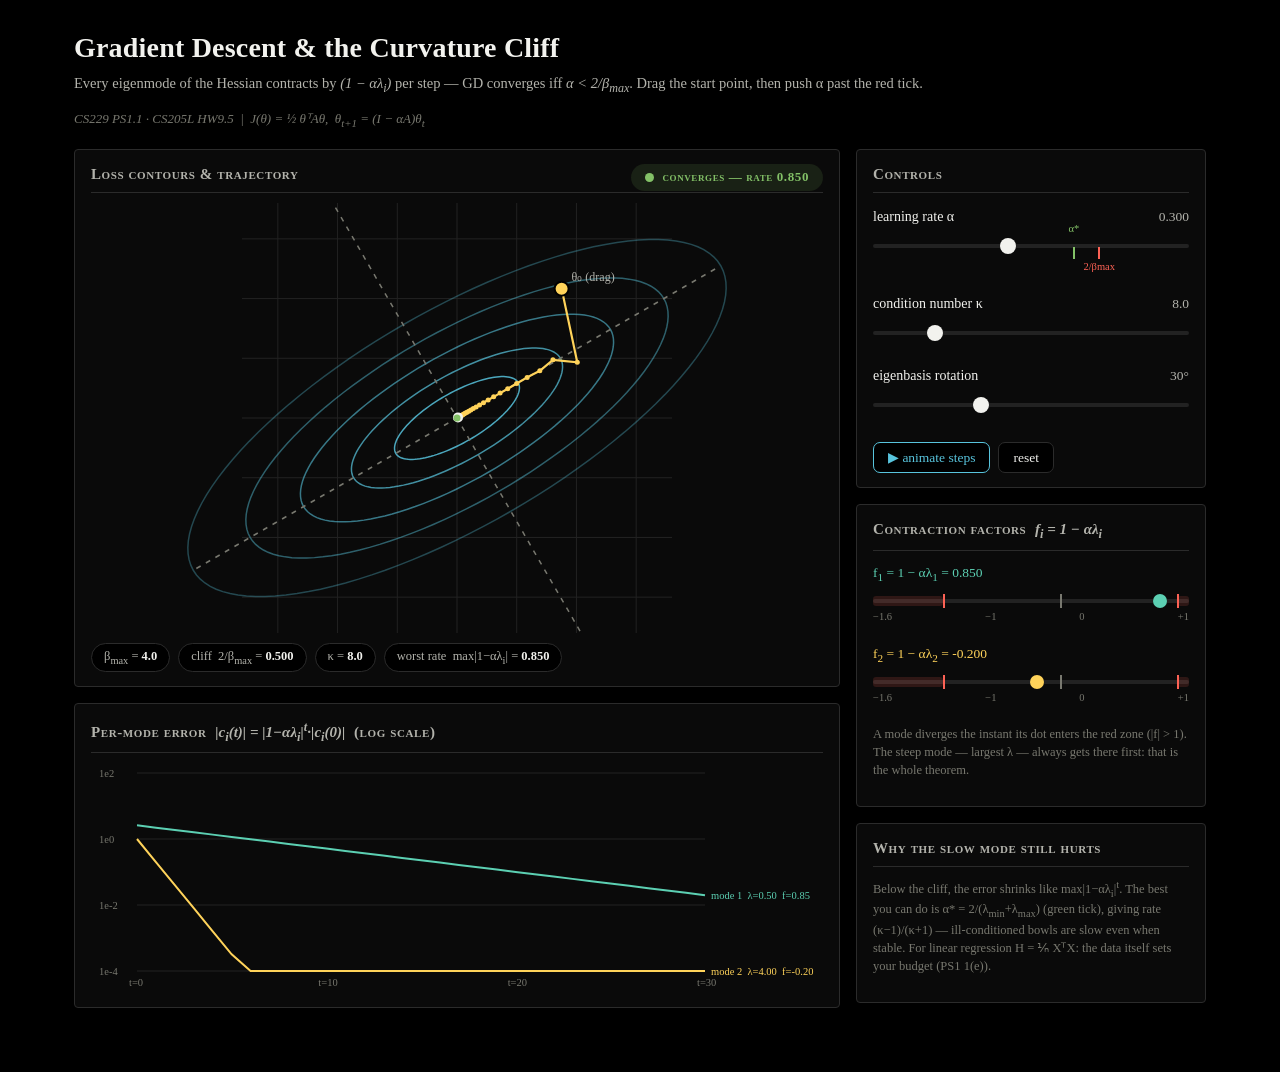
<file: web/gd_convergence.html>
<!DOCTYPE html>
<html lang="en">
<head>
<meta charset="utf-8">
<meta name="viewport" content="width=device-width, initial-scale=1">
<title>GD Convergence &amp; the Curvature Cliff</title>
<link rel="stylesheet" href="assets/style.css">
</head>
<body>
<div class="page">
  <header class="demo">
    <h1>Gradient Descent &amp; the Curvature Cliff</h1>
    <p class="sub">
      Every eigenmode of the Hessian contracts by <span class="math">(1 − αλ<sub>i</sub>)</span> per step —
      GD converges iff <span class="math">α &lt; 2/β<sub>max</sub></span>. Drag the start point, then push α past the red tick.
    </p>
    <p class="source">CS229 PS1.1 · CS205L HW9.5 &nbsp;|&nbsp; J(θ) = ½ θᵀAθ, &nbsp;θ<sub>t+1</sub> = (I − αA)θ<sub>t</sub></p>
  </header>

  <div class="layout">
    <div class="stack">
      <div class="panel" id="contour-panel">
        <h2>Loss contours &amp; trajectory <span style="float:right" id="status"></span></h2>
        <canvas class="fig" id="contour" style="height:430px"></canvas>
        <div class="pills" style="margin-top:10px">
          <span class="pill">β<sub>max</sub> = <b id="p-bmax"></b></span>
          <span class="pill">cliff&nbsp; 2/β<sub>max</sub> = <b id="p-crit"></b></span>
          <span class="pill">κ = <b id="p-kappa"></b></span>
          <span class="pill">worst rate&nbsp; max|1−αλ<sub>i</sub>| = <b id="p-rate"></b></span>
        </div>
      </div>

      <div class="panel">
        <h2>Per-mode error &nbsp;<span class="f">|c<sub>i</sub>(t)| = |1−αλ<sub>i</sub>|<sup>t</sup>·|c<sub>i</sub>(0)|</span> &nbsp;(log scale)</h2>
        <canvas class="fig" id="modes" style="height:230px"></canvas>
      </div>
    </div>

    <div class="stack">
      <div class="panel">
        <h2>Controls</h2>
        <div id="s-alpha"></div>
        <div id="s-kappa"></div>
        <div id="s-angle"></div>
        <div style="display:flex; gap:8px; margin-top:18px">
          <button class="btn primary" id="btn-anim">▶ animate steps</button>
          <button class="btn" id="btn-reset">reset</button>
        </div>
      </div>

      <div class="panel">
        <h2>Contraction factors &nbsp;<span class="f">f<sub>i</sub> = 1 − αλ<sub>i</sub></span></h2>
        <div id="gauges"></div>
        <p class="footnote">A mode diverges the instant its dot enters the red zone
          (|f| &gt; 1). The steep mode — largest λ — always gets there first:
          that is the whole theorem.</p>
      </div>

      <div class="panel">
        <h2>Why the slow mode still hurts</h2>
        <p class="footnote" style="margin-top:0">
          Below the cliff, the error shrinks like max|1−αλ<sub>i</sub>|<sup>t</sup>.
          The best you can do is α* = 2/(λ<sub>min</sub>+λ<sub>max</sub>) (green tick),
          giving rate (κ−1)/(κ+1) — ill-conditioned bowls are slow even when stable.
          For linear regression H = ⅟ₙ XᵀX: the data itself sets your budget (PS1 1(e)).
        </p>
      </div>
    </div>
  </div>
</div>

<script src="assets/common.js"></script>
<script>
(function () {
  const { C, clamp, fmt, makeFig, slider, tooltip, player, V2 } = MM;

  // ---------------------------------------------------------------- model
  const LMAX = 4.0;                     // fixed: the cliff stays at alpha = 0.5
  const state = {
    alpha: 0.30,
    kappa: 8,
    angle: (30 * Math.PI) / 180,
    theta0: null,                        // set from eigen coords below
    steps: 30,
    tAnim: 30,                           // walker position (in steps)
  };

  const lambdas = () => [LMAX / state.kappa, LMAX];
  const Q = () => V2.rot(state.angle);
  const setTheta0FromEigen = (c) => { state.theta0 = V2.mul(Q(), c); };
  setTheta0FromEigen([2.6, 1.0]);

  // c_i(t) closed form; path in standard coordinates
  function eigenPath() {
    const [l1, l2] = lambdas();
    const c0 = V2.mulT(Q(), state.theta0);
    const f = [1 - state.alpha * l1, 1 - state.alpha * l2];
    const path = [];
    for (let t = 0; t <= state.steps; t++) {
      path.push([c0[0] * Math.pow(f[0], t), c0[1] * Math.pow(f[1], t)]);
    }
    return { path, f, c0 };
  }
  const toStandard = (c) => V2.mul(Q(), c);
  const worstRate = () => Math.max(...eigenPath().f.map(Math.abs));
  const CRIT = 2 / LMAX;

  // ---------------------------------------------------------------- contour figure
  const R = 3.6; // world half-range shown
  let dragging = false;

  const contourPanel = document.getElementById("contour-panel");
  const contourFig = makeFig(document.getElementById("contour"), (ctx, w, h) => {
    ctx.fillStyle = C.panel;
    ctx.fillRect(0, 0, w, h);
    const s = Math.min(w, h) / (2 * R);
    const X = (p) => [w / 2 + p[0] * s, h / 2 - p[1] * s];

    // faint grid + axes
    ctx.strokeStyle = C.grid;
    ctx.lineWidth = 1;
    for (let g = -3; g <= 3; g++) {
      ctx.beginPath(); ctx.moveTo(...X([g, -R])); ctx.lineTo(...X([g, R])); ctx.stroke();
      ctx.beginPath(); ctx.moveTo(...X([-R, g])); ctx.lineTo(...X([R, g])); ctx.stroke();
    }

    // contour ellipses of J at fixed levels
    const [l1, l2] = lambdas();
    ctx.lineWidth = 1.5;
    [0.35, 1.0, 2.2, 4.0, 6.5].forEach((L, i) => {
      ctx.strokeStyle = C.blue;
      ctx.globalAlpha = 0.85 - 0.13 * i;
      ctx.beginPath();
      for (let k = 0; k <= 120; k++) {
        const phi = (k / 120) * 2 * Math.PI;
        const c = [Math.sqrt(2 * L / l1) * Math.cos(phi), Math.sqrt(2 * L / l2) * Math.sin(phi)];
        const p = X(toStandard(c));
        k ? ctx.lineTo(...p) : ctx.moveTo(...p);
      }
      ctx.closePath(); ctx.stroke();
    });
    ctx.globalAlpha = 1;

    // eigenvector directions (dashed)
    ctx.setLineDash([5, 6]);
    ctx.strokeStyle = C.ink3;
    for (const c of [[R * 1.4, 0], [0, R * 1.4]]) {
      const p = toStandard(c);
      ctx.beginPath(); ctx.moveTo(...X([-p[0], -p[1]])); ctx.lineTo(...X(p)); ctx.stroke();
    }
    ctx.setLineDash([]);

    // trajectory (clip when diverging)
    const { path } = eigenPath();
    const diverging = worstRate() >= 1;
    ctx.strokeStyle = diverging ? C.red : C.yellow;
    ctx.lineWidth = 2.2;
    ctx.beginPath();
    let started = false;
    for (const c of path) {
      if (V2.norm(c) > R * 2.6) break;
      const p = X(toStandard(c));
      started ? ctx.lineTo(...p) : ctx.moveTo(...p);
      started = true;
    }
    ctx.stroke();

    // iterate dots
    ctx.fillStyle = ctx.strokeStyle;
    for (const c of path) {
      if (V2.norm(c) > R * 2.6) break;
      const p = X(toStandard(c));
      ctx.beginPath(); ctx.arc(p[0], p[1], 2.5, 0, 7); ctx.fill();
    }

    // walker (animated current iterate)
    const idx = clamp(Math.floor(state.tAnim), 0, path.length - 1);
    if (V2.norm(path[idx]) <= R * 2.6) {
      const p = X(toStandard(path[idx]));
      ctx.fillStyle = C.ink;
      ctx.beginPath(); ctx.arc(p[0], p[1], 5, 0, 7); ctx.fill();
    }

    // start point handle
    const p0 = X(state.theta0);
    ctx.fillStyle = C.yellow;
    ctx.strokeStyle = C.bg;
    ctx.lineWidth = 2;
    ctx.beginPath(); ctx.arc(p0[0], p0[1], 7, 0, 7); ctx.fill(); ctx.stroke();
    ctx.fillStyle = C.ink2;
    ctx.font = "12px " + getComputedStyle(document.body).getPropertyValue("--mono");
    ctx.fillText("θ₀ (drag)", p0[0] + 10, p0[1] - 8);

    // minimum marker
    const m = X([0, 0]);
    ctx.fillStyle = C.green;
    ctx.beginPath(); ctx.arc(m[0], m[1], 3.5, 0, 7); ctx.fill();
  });

  // drag the start point
  const cvs = contourFig.canvas;
  function eventWorld(e) {
    const r = cvs.getBoundingClientRect();
    const s = Math.min(r.width, contourFig.h) / (2 * R);
    return [(e.clientX - r.left - r.width / 2) / s, -(e.clientY - r.top - contourFig.h / 2) / s];
  }
  cvs.addEventListener("pointerdown", (e) => {
    const wpt = eventWorld(e);
    if (Math.hypot(wpt[0] - state.theta0[0], wpt[1] - state.theta0[1]) < 0.45) {
      dragging = true;
      cvs.setPointerCapture(e.pointerId);
    }
  });
  cvs.addEventListener("pointermove", (e) => {
    if (!dragging) return;
    const wpt = eventWorld(e);
    state.theta0 = [clamp(wpt[0], -R, R), clamp(wpt[1], -R, R)];
    refresh();
  });
  cvs.addEventListener("pointerup", () => { dragging = false; });

  // ---------------------------------------------------------------- modes figure
  const YLO = 1e-4, YHI = 1e2;
  let hoverT = null;

  const modesFig = makeFig(document.getElementById("modes"), (ctx, w, h) => {
    ctx.fillStyle = C.panel;
    ctx.fillRect(0, 0, w, h);
    const padL = 46, padR = 118, padT = 10, padB = 22;
    const xw = w - padL - padR, yh = h - padT - padB;
    const xAt = (t) => padL + (t / state.steps) * xw;
    const yAt = (v) => {
      const lv = Math.log10(clamp(v, YLO, YHI));
      return padT + (Math.log10(YHI) - lv) / (Math.log10(YHI) - Math.log10(YLO)) * yh;
    };

    // decade grid
    ctx.strokeStyle = C.grid; ctx.lineWidth = 1;
    ctx.fillStyle = C.ink3;
    ctx.font = "10.5px " + getComputedStyle(document.body).getPropertyValue("--mono");
    for (let d = -4; d <= 2; d += 2) {
      const y = yAt(10 ** d);
      ctx.beginPath(); ctx.moveTo(padL, y); ctx.lineTo(w - padR, y); ctx.stroke();
      ctx.fillText("1e" + d, 8, y + 3.5);
    }
    // divergence line |c| = |c(0)| reference omitted; x labels
    for (let t = 0; t <= state.steps; t += 10) {
      ctx.fillText("t=" + t, xAt(t) - 8, h - 7);
    }

    const { path, f, c0 } = eigenPath();
    const [l1, l2] = lambdas();
    const series = [
      { name: `mode 1  λ=${fmt(l1, 2)}`, color: C.teal, i: 0 },
      { name: `mode 2  λ=${fmt(l2, 2)}`, color: C.yellow, i: 1 },
    ];
    for (const sr of series) {
      ctx.strokeStyle = sr.color; ctx.lineWidth = 2;
      ctx.beginPath();
      for (let t = 0; t <= state.steps; t++) {
        const v = Math.abs(path[t][sr.i]);
        const p = [xAt(t), yAt(Math.max(v, YLO))];
        t ? ctx.lineTo(...p) : ctx.moveTo(...p);
      }
      ctx.stroke();
      // direct label at line end (identity never color-alone)
      const endV = Math.abs(path[state.steps][sr.i]);
      ctx.fillStyle = sr.color;
      ctx.fillText(sr.name + `  f=${fmt(f[sr.i], 2)}`, w - padR + 6, yAt(Math.max(endV, YLO)) + 3.5);
    }

    // hover crosshair
    if (hoverT !== null) {
      const x = xAt(hoverT);
      ctx.strokeStyle = C.ink3; ctx.setLineDash([3, 4]);
      ctx.beginPath(); ctx.moveTo(x, padT); ctx.lineTo(x, h - padB); ctx.stroke();
      ctx.setLineDash([]);
    }
  });

  const modesTip = tooltip(document.getElementById("modes").parentElement);
  document.getElementById("modes").addEventListener("pointermove", (e) => {
    const r = modesFig.canvas.getBoundingClientRect();
    const padL = 46, padR = 118;
    const t = Math.round(((e.clientX - r.left - padL) / (r.width - padL - padR)) * state.steps);
    if (t < 0 || t > state.steps) { hoverT = null; modesTip.hide(); modesFig.invalidate(); return; }
    hoverT = t;
    const { path } = eigenPath();
    modesTip.show(e.clientX - r.left, e.clientY - r.top,
      `t = ${t}<br>|c₁| = ${fmt(Math.abs(path[t][0]), 3)}<br>|c₂| = ${fmt(Math.abs(path[t][1]), 3)}`);
    modesFig.invalidate();
  });
  document.getElementById("modes").addEventListener("pointerleave", () => {
    hoverT = null; modesTip.hide(); modesFig.invalidate();
  });

  // ---------------------------------------------------------------- gauges
  const gaugeRoot = document.getElementById("gauges");
  const G_LO = -1.6, G_HI = 1.1;
  const gpos = (f) => `${((clamp(f, G_LO, G_HI) - G_LO) / (G_HI - G_LO)) * 100}%`;
  gaugeRoot.innerHTML = [0, 1].map((i) => `
    <div class="gauge" id="g${i}">
      <div class="name" style="color:${[C.teal, C.yellow][i]}">f<sub>${i + 1}</sub> = 1 − αλ<sub>${i + 1}</sub> = <span class="fval"></span></div>
      <div class="rail">
        <span class="zone" style="left:0; width:${gpos(-1)}"></span>
        <span class="zone" style="left:${gpos(1)}; right:0"></span>
        <span class="mark danger" style="left:${gpos(-1)}"></span>
        <span class="mark" style="left:${gpos(0)}"></span>
        <span class="mark danger" style="left:${gpos(1)}"></span>
        <span class="dot" style="background:${[C.teal, C.yellow][i]}"></span>
      </div>
      <div class="scale"><span>−1.6</span><span>−1</span><span style="margin-left:-1em">0</span><span>+1</span></div>
    </div>`).join("");

  // ---------------------------------------------------------------- controls
  const sAlpha = slider({
    el: "#s-alpha", label: "learning rate α", min: 0.02, max: 0.68, step: 0.005,
    value: state.alpha, format: (v) => fmt(v, 3),
    ticks: [{ at: CRIT, color: C.red, label: "2/βmax" }],
    onChange: (v) => { state.alpha = v; refresh(); },
  });
  // dynamic green tick for alpha* = 2/(lmin+lmax)
  const alphaWrap = document.querySelector("#s-alpha .slider-wrap");
  const optTick = document.createElement("span");
  optTick.className = "tick"; optTick.style.background = C.green;
  const optLab = document.createElement("span");
  optLab.className = "tick-label"; optLab.style.color = C.green; optLab.style.top = "-12px";
  optLab.textContent = "α*";
  alphaWrap.append(optTick, optLab);

  slider({
    el: "#s-kappa", label: "condition number κ", min: 1, max: 40, step: 0.5,
    value: state.kappa, format: (v) => fmt(v, 1),
    onChange: (v) => { state.kappa = v; refresh(); },
  });
  slider({
    el: "#s-angle", label: "eigenbasis rotation", min: 0, max: 90, step: 1,
    value: 30, format: (v) => v + "°",
    onChange: (v) => {
      const c = V2.mulT(Q(), state.theta0);     // keep eigen position fixed
      state.angle = (v * Math.PI) / 180;
      setTheta0FromEigen(c);
      refresh();
    },
  });

  // walker animation
  const anim = player((dt) => {
    state.tAnim += dt * 7;
    if (state.tAnim > state.steps + 3) state.tAnim = 0;
    contourFig.invalidate();
  });
  const btnAnim = document.getElementById("btn-anim");
  btnAnim.addEventListener("click", () => {
    anim.toggle();
    btnAnim.textContent = anim.running ? "⏸ pause" : "▶ animate steps";
    if (!anim.running) { state.tAnim = state.steps; contourFig.invalidate(); }
  });
  document.getElementById("btn-reset").addEventListener("click", () => {
    state.kappa = 8; state.angle = Math.PI / 6;
    setTheta0FromEigen([2.6, 1.0]);
    sAlpha.set(0.30, false); state.alpha = 0.30;
    document.querySelector("#s-kappa input").value = 8;
    document.querySelector("#s-angle input").value = 30;
    document.querySelector("#s-kappa .val").textContent = "8.0";
    document.querySelector("#s-angle .val").textContent = "30°";
    refresh();
  });

  // ---------------------------------------------------------------- refresh
  const statusEl = document.getElementById("status");
  function refresh() {
    const [l1, l2] = lambdas();
    const { f } = eigenPath();
    const rate = Math.max(Math.abs(f[0]), Math.abs(f[1]));
    const alphaOpt = 2 / (l1 + l2);

    // status + alarm styling
    const ok = rate < 1;
    statusEl.className = "status " + (ok ? "ok" : "bad");
    statusEl.textContent = ok ? `converges — rate ${fmt(rate, 3)}` : `DIVERGES — rate ${fmt(rate, 3)}`;
    contourPanel.classList.toggle("alarm", !ok);

    // pills
    document.getElementById("p-bmax").textContent = fmt(l2, 1);
    document.getElementById("p-crit").textContent = fmt(CRIT, 3);
    document.getElementById("p-kappa").textContent = fmt(state.kappa, 1);
    document.getElementById("p-rate").textContent = fmt(rate, 3);

    // gauges
    [0, 1].forEach((i) => {
      const g = document.getElementById("g" + i);
      g.querySelector(".fval").textContent = fmt(f[i], 3);
      const dot = g.querySelector(".dot");
      dot.style.left = gpos(f[i]);
      dot.style.background = Math.abs(f[i]) >= 1 ? C.red : [C.teal, C.yellow][i];
    });

    // moving optimal-alpha tick
    const frac = (alphaOpt - 0.02) / (0.68 - 0.02);
    optTick.style.left = `calc(8px + ${frac} * (100% - 16px))`;
    optLab.style.left = `calc(8px + ${frac} * (100% - 16px))`;

    contourFig.invalidate();
    modesFig.invalidate();
  }

  refresh();
})();
</script>
</body>
</html>
</file>
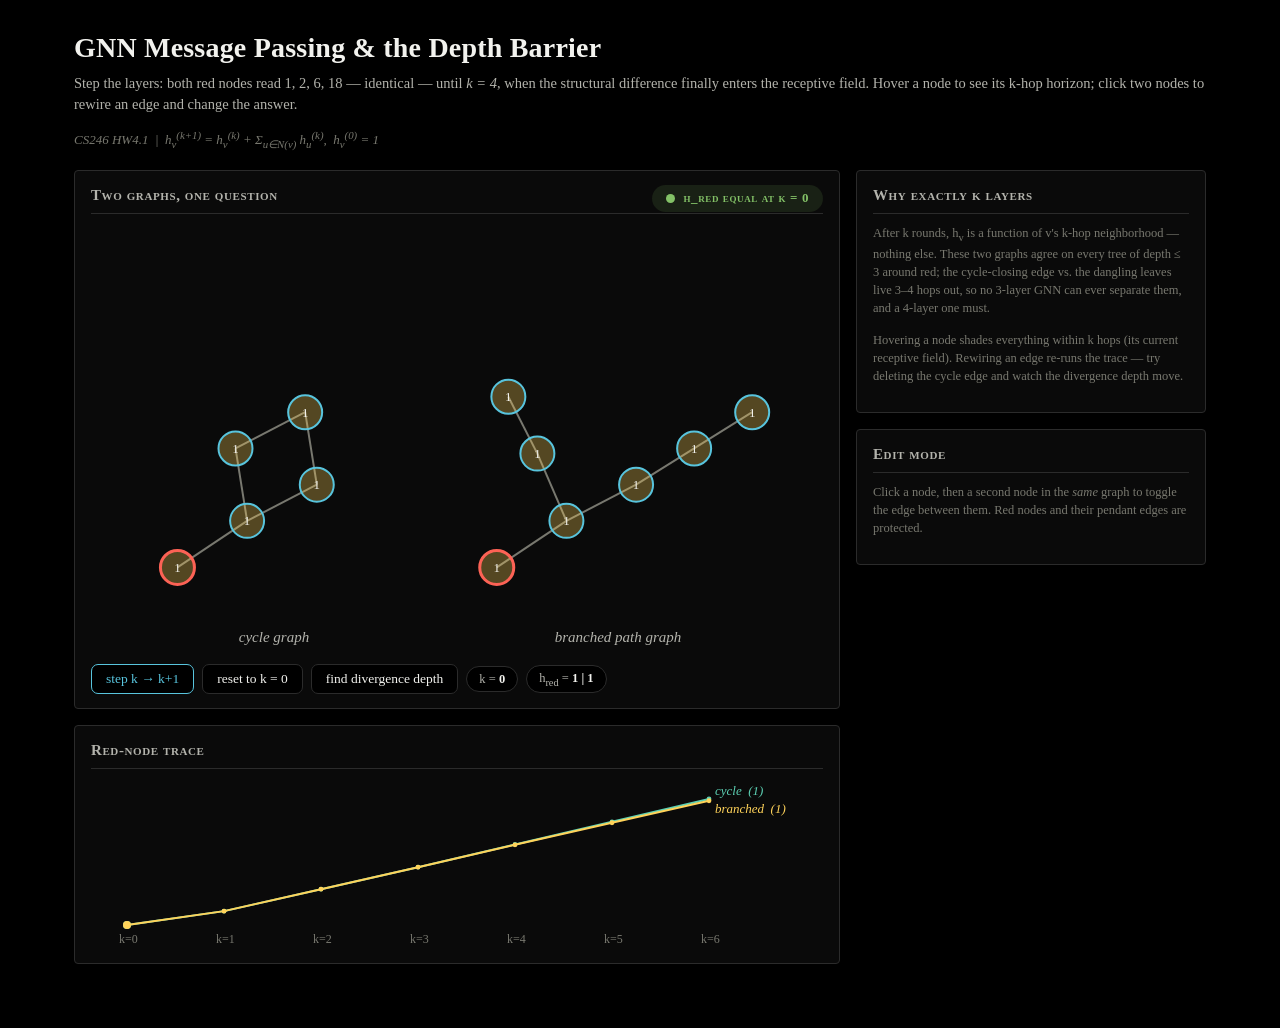
<file: web/gnn_depth.html>
<!DOCTYPE html>
<html lang="en">
<head>
<meta charset="utf-8">
<meta name="viewport" content="width=device-width, initial-scale=1">
<title>GNN Depth Barrier</title>
<link rel="stylesheet" href="assets/style.css">
</head>
<body>
<div class="page">
  <header class="demo">
    <h1>GNN Message Passing &amp; the Depth Barrier</h1>
    <p class="sub">
      Step the layers: both red nodes read 1, 2, 6, 18 — identical — until <em>k = 4</em>,
      when the structural difference finally enters the receptive field. Hover a node
      to see its k-hop horizon; click two nodes to rewire an edge and change the answer.
    </p>
    <p class="source">CS246 HW4.1 &nbsp;|&nbsp; h<sub>v</sub><sup>(k+1)</sup> = h<sub>v</sub><sup>(k)</sup> + Σ<sub>u∈N(v)</sub> h<sub>u</sub><sup>(k)</sup>, &nbsp;h<sub>v</sub><sup>(0)</sup> = 1</p>
  </header>

  <div class="layout">
    <div class="stack">
      <div class="panel" id="graph-panel">
        <h2>Two graphs, one question <span style="float:right" id="verdict"></span></h2>
        <canvas class="fig" id="graphs" style="height:430px"></canvas>
        <div style="display:flex; gap:8px; margin-top:10px; align-items:center; flex-wrap:wrap">
          <button class="btn primary" id="btn-step">step k → k+1</button>
          <button class="btn" id="btn-reset">reset to k = 0</button>
          <button class="btn" id="btn-diverge">find divergence depth</button>
          <span class="pill">k = <b id="p-k">0</b></span>
          <span class="pill">h<sub>red</sub> = <b id="p-red">1 | 1</b></span>
        </div>
      </div>

      <div class="panel">
        <h2>Red-node trace</h2>
        <canvas class="fig" id="trace" style="height:170px"></canvas>
      </div>
    </div>

    <div class="stack">
      <div class="panel">
        <h2>Why exactly k layers</h2>
        <p class="footnote" style="margin-top:0">
          After k rounds, h<sub>v</sub> is a function of v's k-hop neighborhood — nothing else.
          These two graphs agree on every tree of depth ≤ 3 around red; the cycle-closing
          edge vs. the dangling leaves live 3–4 hops out, so no 3-layer GNN can ever
          separate them, and a 4-layer one must.
        </p>
        <p class="footnote">
          Hovering a node shades everything within k hops (its current receptive field).
          Rewiring an edge re-runs the trace — try deleting the cycle edge and watch
          the divergence depth move.
        </p>
      </div>
      <div class="panel">
        <h2>Edit mode</h2>
        <p class="footnote" style="margin-top:0" id="edit-hint">
          Click a node, then a second node in the <em>same</em> graph to toggle the edge
          between them. Red nodes and their pendant edges are protected.
        </p>
      </div>
    </div>
  </div>
</div>

<script src="assets/common.js"></script>
<script>
(function () {
  const { C, fmt, makeFig, tooltip } = MM;

  // graphs mirror core/sims/gnn.py demo_graphs()
  const mkCycle = () => ({
    r: ["a"], a: ["r", "b1", "b2"], b1: ["a", "c"], b2: ["a", "c"], c: ["b1", "b2"],
  });
  const mkBranch = () => ({
    r: ["a"], a: ["r", "b1", "b2"], b1: ["a", "c1"], b2: ["a", "c2"],
    c1: ["b1", "d"], c2: ["b2"], d: ["c1"],
  });
  let GA = mkCycle(), GB = mkBranch();

  const POS_A = { r: [0.8, 0.9], a: [2.0, 1.8], b1: [3.2, 2.5], b2: [1.8, 3.2], c: [3.0, 3.9] };
  const POS_B = { r: [6.3, 0.9], a: [7.5, 1.8], b1: [8.7, 2.5], c1: [9.7, 3.2], d: [10.7, 3.9], b2: [7.0, 3.1], c2: [6.5, 4.2] };

  let k = 0;
  let hover = null;             // {g, v}
  let selected = null;          // {g, v} for edge editing

  function runLayers(adj, kk) {
    let h = {}; for (const v in adj) h[v] = 1;
    const hist = { 0: { ...h } };
    for (let i = 1; i <= kk; i++) {
      const nh = {};
      for (const v in adj) nh[v] = h[v] + adj[v].reduce((t, u) => t + h[u], 0);
      h = nh; hist[i] = { ...h };
    }
    return hist;
  }
  function hopDist(adj, src) {
    const d = { [src]: 0 }; let frontier = [src];
    while (frontier.length) {
      const nxt = [];
      for (const v of frontier) for (const u of adj[v]) {
        if (!(u in d)) { d[u] = d[v] + 1; nxt.push(u); }
      }
      frontier = nxt;
    }
    return d;
  }
  function divergence(kmax = 12) {
    const ha = runLayers(GA, kmax), hb = runLayers(GB, kmax);
    for (let i = 0; i <= kmax; i++) if (ha[i].r !== hb[i].r) return i;
    return null;
  }

  // ---------------------------------------------------------------- drawing
  const W = 11.6, H = 5.0;
  const NODE_HIT = [];
  const fig = makeFig(document.getElementById("graphs"), (ctx, w, h) => {
    ctx.fillStyle = C.panel; ctx.fillRect(0, 0, w, h);
    NODE_HIT.length = 0;
    const s = Math.min(w / W, h / H);
    const px = (p) => [40 + p[0] * s * 0.92, h - 40 - p[1] * s * 0.82];

    const HA = runLayers(GA, k), HB = runLayers(GB, k);

    for (const [G, POS, hist, name, cx] of [
      [GA, POS_A, HA[k], "cycle graph", 0.25],
      [GB, POS_B, HB[k], "branched path graph", 0.72],
    ]) {
      // receptive-field shading on hover
      let dist = null;
      if (hover && ((hover.g === "A" && G === GA) || (hover.g === "B" && G === GB))) {
        dist = hopDist(G, hover.v);
      }
      // edges
      ctx.lineWidth = 2;
      for (const v in G) for (const u of G[v]) {
        if (v < u) {
          ctx.strokeStyle = C.ink3;
          ctx.beginPath(); ctx.moveTo(...px(POS[v])); ctx.lineTo(...px(POS[u])); ctx.stroke();
        }
      }
      // nodes
      const vmax = Math.max(...Object.values(hist));
      for (const v in G) {
        const [X, Y] = px(POS[v]);
        const inField = dist && dist[v] !== undefined && dist[v] <= k;
        ctx.beginPath(); ctx.arc(X, Y, 17, 0, 7);
        const heat = 0.10 + 0.45 * hist[v] / vmax;
        ctx.fillStyle = inField ? "rgba(92,208,179,0.30)" : `rgba(255,211,90,${heat * 0.55})`;
        ctx.fill();
        const isSel = selected && selected.v === v &&
          ((selected.g === "A" && G === GA) || (selected.g === "B" && G === GB));
        ctx.lineWidth = v === "r" ? 3 : 2;
        ctx.strokeStyle = v === "r" ? C.red : (isSel ? C.yellow : C.blue);
        ctx.stroke();
        ctx.fillStyle = C.ink;
        ctx.font = (String(hist[v]).length > 3 ? "11px" : "13px") + " Times New Roman";
        ctx.textAlign = "center";
        ctx.fillText(hist[v], X, Y + 4.5);
        NODE_HIT.push({ x: X, y: Y, v, g: G === GA ? "A" : "B" });
      }
      ctx.fillStyle = C.ink2;
      ctx.font = "italic 15px Times New Roman";
      ctx.fillText(name, w * cx, h - 12);
      ctx.textAlign = "left";
    }
  });

  // ---------------------------------------------------------------- trace chart
  const traceFig = makeFig(document.getElementById("trace"), (ctx, w, h) => {
    ctx.fillStyle = C.panel; ctx.fillRect(0, 0, w, h);
    const KMAX = Math.max(6, k + 1);
    const ha = runLayers(GA, KMAX), hb = runLayers(GB, KMAX);
    const va = [], vb = [];
    for (let i = 0; i <= KMAX; i++) { va.push(ha[i].r); vb.push(hb[i].r); }
    const max = Math.max(...va, ...vb, 2);
    const xAt = (i) => 36 + (i / KMAX) * (w - 150);
    const yAt = (v) => h - 24 - (Math.log(v) / Math.log(max)) * (h - 44);
    const series = [
      { vals: va, col: C.teal, tag: "cycle" },
      { vals: vb, col: C.yellow, tag: "branched" },
    ];
    // spread end labels apart when the curves (deliberately) coincide
    let y0 = yAt(series[0].vals[KMAX]), y1 = yAt(series[1].vals[KMAX]);
    if (Math.abs(y0 - y1) < 16) { const mid = (y0 + y1) / 2; y0 = mid - 9; y1 = mid + 9; }
    const labelY = [y0, y1];
    series.forEach((sr, si) => {
      ctx.strokeStyle = sr.col; ctx.lineWidth = 2;
      ctx.beginPath();
      sr.vals.forEach((v, i) => { const p = [xAt(i), yAt(v)]; i ? ctx.lineTo(...p) : ctx.moveTo(...p); });
      ctx.stroke();
      ctx.fillStyle = sr.col;
      ctx.font = "italic 13px Times New Roman";
      ctx.fillText(`${sr.tag}  (${sr.vals[Math.min(k, KMAX)]})`, w - 108, labelY[si] + 4);
      for (let i = 0; i <= KMAX; i++) {
        ctx.beginPath(); ctx.arc(xAt(i), yAt(sr.vals[i]), i === k ? 4 : 2.4, 0, 7); ctx.fill();
      }
    });
    ctx.fillStyle = C.ink3;
    ctx.font = "12px Times New Roman";
    for (let i = 0; i <= KMAX; i++) ctx.fillText("k=" + i, xAt(i) - 8, h - 6);
  });

  // ---------------------------------------------------------------- interactions
  const cvs = document.getElementById("graphs");
  function nodeAt(e) {
    const r = cvs.getBoundingClientRect();
    const mx = e.clientX - r.left, my = e.clientY - r.top;
    return NODE_HIT.find((n) => (n.x - mx) ** 2 + (n.y - my) ** 2 < 300);
  }
  cvs.addEventListener("pointermove", (e) => {
    const n = nodeAt(e);
    const changed = JSON.stringify(n && { g: n.g, v: n.v }) !== JSON.stringify(hover);
    hover = n ? { g: n.g, v: n.v } : null;
    if (changed) fig.invalidate();
  });
  cvs.addEventListener("pointerleave", () => { hover = null; fig.invalidate(); });

  cvs.addEventListener("click", (e) => {
    const n = nodeAt(e);
    if (!n) { selected = null; fig.invalidate(); return; }
    if (!selected || selected.g !== n.g) { selected = { g: n.g, v: n.v }; fig.invalidate(); return; }
    if (selected.v === n.v) { selected = null; fig.invalidate(); return; }
    const G = n.g === "A" ? GA : GB;
    const a = selected.v, b = n.v;
    if (a === "r" || b === "r") { selected = null; fig.invalidate(); return; } // protect red
    const i = G[a].indexOf(b);
    if (i >= 0) { G[a].splice(i, 1); G[b].splice(G[b].indexOf(a), 1); }
    else { G[a].push(b); G[b].push(a); }
    selected = null;
    refresh();
  });

  function refresh() {
    const ha = runLayers(GA, k), hb = runLayers(GB, k);
    document.getElementById("p-k").textContent = k;
    document.getElementById("p-red").textContent = `${ha[k].r} | ${hb[k].r}`;
    const eq = ha[k].r === hb[k].r;
    const v = document.getElementById("verdict");
    v.className = "status " + (eq ? "ok" : "bad");
    v.textContent = eq ? `h_red equal at k = ${k}` : `distinguished at k = ${k}!`;
    fig.invalidate(); traceFig.invalidate();
  }

  document.getElementById("btn-step").addEventListener("click", () => { k = Math.min(k + 1, 12); refresh(); });
  document.getElementById("btn-reset").addEventListener("click", () => { k = 0; refresh(); });
  document.getElementById("btn-diverge").addEventListener("click", () => {
    const d = divergence();
    if (d === null) {
      document.getElementById("edit-hint").innerHTML =
        "<b style='color:" + C.teal + "'>No divergence within 12 layers</b> — these red nodes may be structurally indistinguishable (WL-equivalent).";
    } else {
      k = d; refresh();
      document.getElementById("edit-hint").innerHTML =
        `<b style='color:${C.yellow}'>Divergence depth: k = ${d}</b> — jumped there. The difference sits ~${d} hops from red.`;
    }
  });

  refresh();
})();
</script>
</body>
</html>
</file>
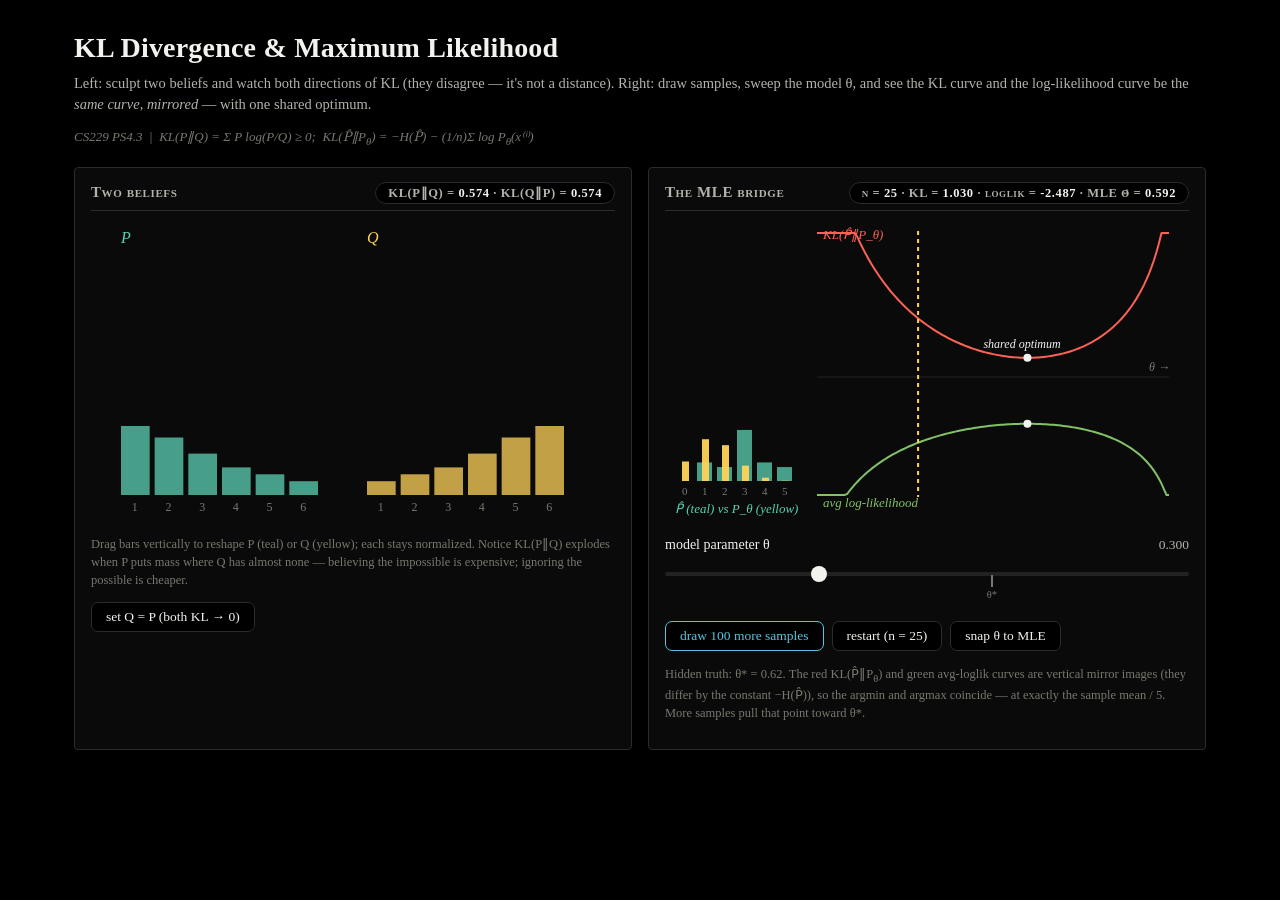
<file: web/kl_mle.html>
<!DOCTYPE html>
<html lang="en">
<head>
<meta charset="utf-8">
<meta name="viewport" content="width=device-width, initial-scale=1">
<title>KL Divergence &amp; MLE</title>
<link rel="stylesheet" href="assets/style.css">
</head>
<body>
<div class="page">
  <header class="demo">
    <h1>KL Divergence &amp; Maximum Likelihood</h1>
    <p class="sub">
      Left: sculpt two beliefs and watch both directions of KL (they disagree — it's not a distance).
      Right: draw samples, sweep the model θ, and see the KL curve and the log-likelihood curve
      be the <em>same curve, mirrored</em> — with one shared optimum.
    </p>
    <p class="source">CS229 PS4.3 &nbsp;|&nbsp; KL(P‖Q) = Σ P log(P/Q) ≥ 0; &nbsp;KL(P̂‖P<sub>θ</sub>) = −H(P̂) − (1/n)Σ log P<sub>θ</sub>(x⁽ⁱ⁾)</p>
  </header>

  <div class="layout" style="grid-template-columns: 1fr 1fr;">
    <div class="panel">
      <h2>Two beliefs <span style="float:right" id="kl-read"></span></h2>
      <canvas class="fig" id="beliefs" style="height:300px"></canvas>
      <p class="footnote">
        Drag bars vertically to reshape P (teal) or Q (yellow); each stays normalized.
        Notice KL(P‖Q) explodes when P puts mass where Q has almost none — believing
        the impossible is expensive; ignoring the possible is cheaper.
      </p>
      <button class="btn" id="btn-match">set Q = P (both KL → 0)</button>
    </div>

    <div class="panel">
      <h2>The MLE bridge <span style="float:right" id="mle-read"></span></h2>
      <canvas class="fig" id="bridge" style="height:300px"></canvas>
      <div id="s-theta"></div>
      <div style="display:flex; gap:8px; margin-top:8px; align-items:center">
        <button class="btn primary" id="btn-sample">draw 100 more samples</button>
        <button class="btn" id="btn-clear">restart (n = 25)</button>
        <button class="btn" id="btn-snap">snap θ to MLE</button>
      </div>
      <p class="footnote">
        Hidden truth: θ* = 0.62. The red KL(P̂‖P<sub>θ</sub>) and green avg-loglik curves are
        vertical mirror images (they differ by the constant −H(P̂)), so the argmin and argmax
        coincide — at exactly the sample mean / 5. More samples pull that point toward θ*.
      </p>
    </div>
  </div>
</div>

<script src="assets/common.js"></script>
<script>
(function () {
  const { C, clamp, fmt, makeFig, slider } = MM;

  // ------------------------------------------------------------- beliefs
  const K = 6;
  let Pd = [0.30, 0.25, 0.18, 0.12, 0.09, 0.06];
  let Qd = [0.06, 0.09, 0.12, 0.18, 0.25, 0.30];

  const klOf = (p, q) => p.reduce((t, pi, i) => pi > 0 ? t + pi * Math.log(pi / Math.max(q[i], 1e-9)) : t, 0);

  const BARS = [];   // hit regions {x, w, dist, i}
  const beliefsFig = makeFig(document.getElementById("beliefs"), (ctx, W, H) => {
    ctx.fillStyle = C.panel; ctx.fillRect(0, 0, W, H);
    BARS.length = 0;
    const groups = [[Pd, C.teal, "P", 30], [Qd, C.yellow, "Q", W / 2 + 14]];
    const bw = (W / 2 - 60) / K;
    for (const [dist, col, name, x0] of groups) {
      ctx.fillStyle = col;
      ctx.font = "italic 16px Times New Roman";
      ctx.fillText(name, x0, 22);
      dist.forEach((p, i) => {
        const h = p * (H - 70);
        const x = x0 + i * bw;
        ctx.globalAlpha = 0.75;
        ctx.fillRect(x, H - 26 - h, bw - 5, h);
        ctx.globalAlpha = 1;
        BARS.push({ x, w: bw - 5, dist, i });
        ctx.fillStyle = C.ink3;
        ctx.font = "12px Times New Roman";
        ctx.fillText(i + 1, x + bw / 2 - 6, H - 10);
        ctx.fillStyle = col;
      });
    }
  });
  let dragBar = null;
  const bcvs = document.getElementById("beliefs");
  function dragTo(e) {
    if (!dragBar) return;
    const r = bcvs.getBoundingClientRect();
    const H = r.height;
    const v = clamp((H - 26 - (e.clientY - r.top)) / (H - 70), 0.01, 1);
    dragBar.dist[dragBar.i] = v;
    const s = dragBar.dist.reduce((a, b) => a + b, 0);
    for (let i = 0; i < K; i++) dragBar.dist[i] /= s;
    refreshBeliefs();
  }
  bcvs.addEventListener("pointerdown", (e) => {
    const r = bcvs.getBoundingClientRect();
    const mx = e.clientX - r.left;
    dragBar = BARS.find((b) => mx >= b.x && mx <= b.x + b.w) || null;
    if (dragBar) { bcvs.setPointerCapture(e.pointerId); dragTo(e); }
  });
  bcvs.addEventListener("pointermove", dragTo);
  bcvs.addEventListener("pointerup", () => { dragBar = null; });

  function refreshBeliefs() {
    const a = klOf(Pd, Qd), b = klOf(Qd, Pd);
    const eq = a < 1e-4 && b < 1e-4;
    document.getElementById("kl-read").innerHTML =
      `<span class="pill" style="${eq ? "color:" + C.green : ""}">KL(P‖Q) = <b>${fmt(a, 3)}</b> · KL(Q‖P) = <b>${fmt(b, 3)}</b>${eq ? " · P = Q ✓" : ""}</span>`;
    beliefsFig.invalidate();
  }
  document.getElementById("btn-match").addEventListener("click", () => {
    Qd = Pd.slice(); refreshBeliefs();
  });

  // ------------------------------------------------------------- MLE bridge
  const N = 5, THETA_TRUE = 0.62;
  let counts = new Array(N + 1).fill(0);
  let nSamples = 0;
  let theta = 0.3;
  let seed = 12;
  const rand = () => (seed = (seed * 1103515245 + 12345) % 2147483648) / 2147483648;

  function drawSamples(n) {
    for (let s = 0; s < n; s++) {
      let k = 0;
      for (let i = 0; i < N; i++) if (rand() < THETA_TRUE) k++;
      counts[k]++;
    }
    nSamples += n;
  }
  const comb = [1, 5, 10, 10, 5, 1];
  const pmf = (t) => comb.map((c, k) => c * t ** k * (1 - t) ** (N - k));
  const pHat = () => counts.map((c) => c / Math.max(nSamples, 1));
  const klTheta = (t) => klOf(pHat(), pmf(t));
  const loglik = (t) => {
    const ph = pHat(), pm = pmf(t);
    return ph.reduce((s, p, k) => p > 0 ? s + p * Math.log(pm[k]) : s, 0);
  };
  const mle = () => counts.reduce((s, c, k) => s + c * k, 0) / (nSamples * N);

  const bridgeFig = makeFig(document.getElementById("bridge"), (ctx, W, H) => {
    ctx.fillStyle = C.panel; ctx.fillRect(0, 0, W, H);
    const padL = 152, padR = 20, mid = H * 0.52;
    // left: histogram + model pmf
    const ph = pHat(), pm = pmf(theta);
    const hb = 116, hx = 12, hw = 20;
    ph.forEach((p, k) => {
      ctx.fillStyle = "rgba(92,208,179,0.75)";
      ctx.fillRect(hx + k * hw, H - 40 - p * hb, hw - 5, p * hb);
      ctx.fillStyle = "rgba(255,211,90,0.95)";
      ctx.fillRect(hx + k * hw + 5, H - 40 - pm[k] * hb, 7, pm[k] * hb);
      ctx.fillStyle = C.ink3; ctx.font = "11px Times New Roman";
      ctx.fillText(k, hx + k * hw + 5, H - 26);
    });
    ctx.fillStyle = C.teal; ctx.font = "italic 13px Times New Roman";
    ctx.fillText("P̂ (teal) vs P_θ (yellow)", 10, H - 8);

    // right: mirrored curves over theta
    const T = 140;
    const xAt = (t) => padL + (t - 0.03) / 0.94 * (W - padL - padR);
    const kls = [], lls = [];
    let klMax = 0, llMin = 0;
    for (let i = 0; i <= T; i++) {
      const t = 0.03 + 0.94 * i / T;
      const kv = klTheta(t), lv = loglik(t);
      kls.push([t, kv]); lls.push([t, lv]);
      klMax = Math.max(klMax, Math.min(kv, 3));
      llMin = Math.min(llMin, Math.max(lv, -5));
    }
    const yK = (v) => mid - 14 - clamp(v, 0, 3) / 3 * (mid - 26);
    const yL = (v) => mid + 14 + clamp(-v, 0, 5) / 5 * (H - mid - 40);
    ctx.strokeStyle = C.grid;
    ctx.beginPath(); ctx.moveTo(padL, mid); ctx.lineTo(W - padR, mid); ctx.stroke();
    for (const [pts_, col, yFn, tag, ty] of [
      [kls, C.red, yK, "KL(P̂‖P_θ)", 18],
      [lls, C.green, yL, "avg log-likelihood", H - 14],
    ]) {
      ctx.strokeStyle = col; ctx.lineWidth = 2;
      ctx.beginPath();
      pts_.forEach(([t, v], i) => {
        const p = [xAt(t), yFn(v)];
        i ? ctx.lineTo(...p) : ctx.moveTo(...p);
      });
      ctx.stroke();
      ctx.fillStyle = col; ctx.font = "italic 13px Times New Roman";
      ctx.fillText(tag, padL + 6, ty);
    }
    // theta marker + mle marker
    ctx.strokeStyle = C.yellow; ctx.setLineDash([4, 4]);
    ctx.beginPath(); ctx.moveTo(xAt(theta), 10); ctx.lineTo(xAt(theta), H - 24); ctx.stroke();
    ctx.setLineDash([]);
    const m = mle();
    ctx.fillStyle = C.ink;
    ctx.beginPath(); ctx.arc(xAt(m), yK(klTheta(m)), 4, 0, 7); ctx.fill();
    ctx.beginPath(); ctx.arc(xAt(m), yL(loglik(m)), 4, 0, 7); ctx.fill();
    ctx.font = "italic 12px Times New Roman";
    ctx.fillText("shared optimum", xAt(m) - 44, yK(klTheta(m)) - 10);
    ctx.fillStyle = C.ink3;
    ctx.fillText("θ →", W - 40, mid - 6);
  });

  function refreshMle() {
    document.getElementById("mle-read").innerHTML =
      `<span class="pill">n = <b>${nSamples}</b> · KL = <b>${fmt(klTheta(theta), 3)}</b> · loglik = <b>${fmt(loglik(theta), 3)}</b> · MLE θ̂ = <b>${fmt(mle(), 3)}</b></span>`;
    bridgeFig.invalidate();
  }
  const sTheta = slider({
    el: "#s-theta", label: "model parameter θ", min: 0.03, max: 0.97, step: 0.005,
    value: theta, format: (v) => fmt(v, 3),
    ticks: [{ at: THETA_TRUE, color: C.ink3, label: "θ*" }],
    onChange: (v) => { theta = v; refreshMle(); },
  });
  document.getElementById("btn-sample").addEventListener("click", () => { drawSamples(100); refreshMle(); });
  document.getElementById("btn-clear").addEventListener("click", () => {
    counts = new Array(N + 1).fill(0); nSamples = 0; drawSamples(25); refreshMle();
  });
  document.getElementById("btn-snap").addEventListener("click", () => { sTheta.set(mle()); });

  drawSamples(25);
  refreshBeliefs();
  refreshMle();
})();
</script>
</body>
</html>
</file>
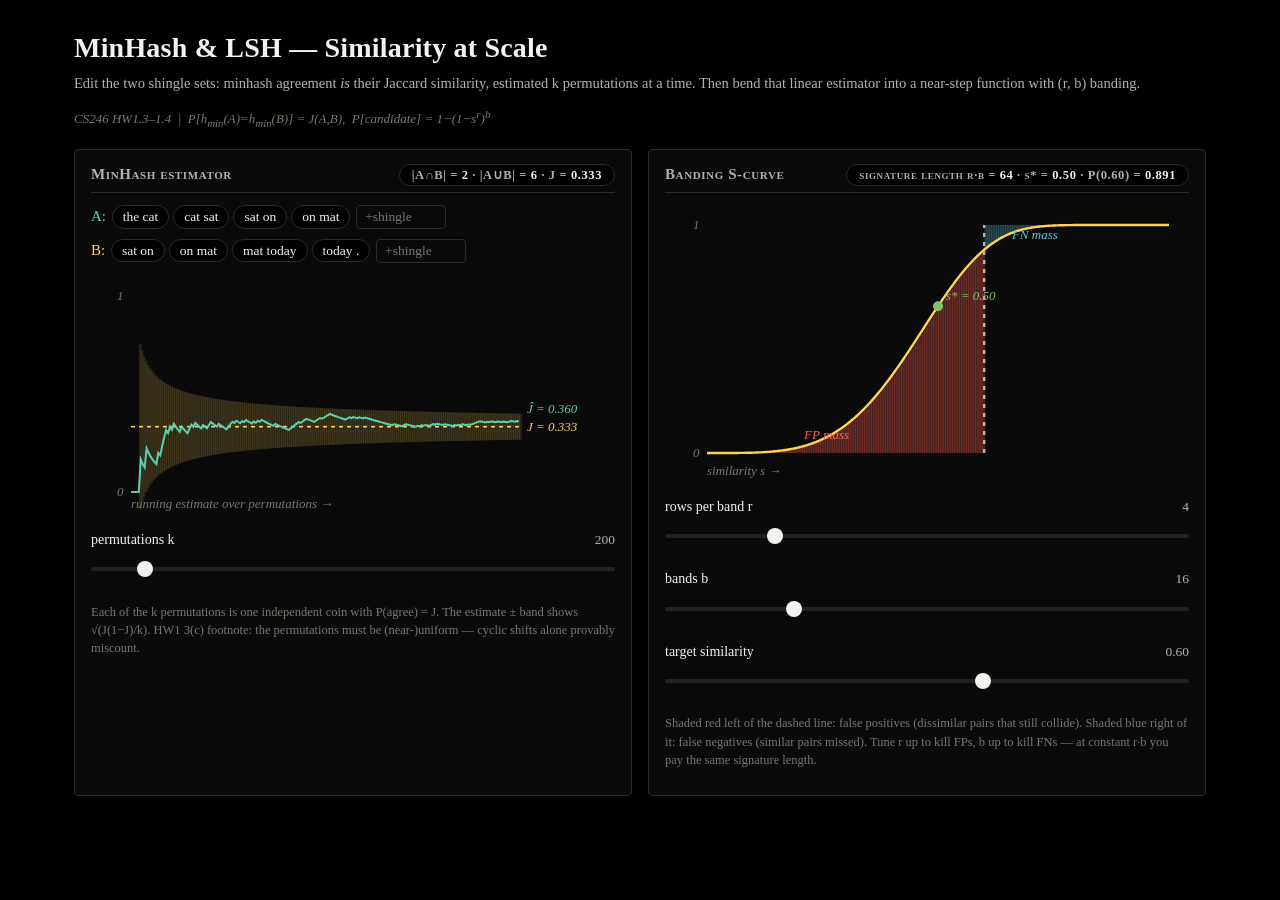
<file: web/minhash_lsh.html>
<!DOCTYPE html>
<html lang="en">
<head>
<meta charset="utf-8">
<meta name="viewport" content="width=device-width, initial-scale=1">
<title>MinHash &amp; LSH</title>
<link rel="stylesheet" href="assets/style.css">
</head>
<body>
<div class="page">
  <header class="demo">
    <h1>MinHash &amp; LSH — Similarity at Scale</h1>
    <p class="sub">
      Edit the two shingle sets: minhash agreement <em>is</em> their Jaccard similarity,
      estimated k permutations at a time. Then bend that linear estimator into a near-step
      function with (r, b) banding.
    </p>
    <p class="source">CS246 HW1.3–1.4 &nbsp;|&nbsp; P[h<sub>min</sub>(A)=h<sub>min</sub>(B)] = J(A,B), &nbsp;P[candidate] = 1−(1−s<sup>r</sup>)<sup>b</sup></p>
  </header>

  <div class="layout" style="grid-template-columns: 1fr 1fr;">
    <div class="panel">
      <h2>MinHash estimator <span style="float:right" id="jac-read"></span></h2>
      <div class="setrow"><span style="color:var(--teal)">A:</span> <span id="setA"></span>
        <input class="ti" id="addA" placeholder="+shingle" size="8"></div>
      <div class="setrow"><span style="color:var(--yellow)">B:</span> <span id="setB"></span>
        <input class="ti" id="addB" placeholder="+shingle" size="8"></div>
      <canvas class="fig" id="est" style="height:240px; margin-top:12px"></canvas>
      <div id="s-perms"></div>
      <p class="footnote">
        Each of the k permutations is one independent coin with P(agree) = J.
        The estimate ± band shows √(J(1−J)/k). HW1 3(c) footnote: the permutations must be
        (near-)uniform — cyclic shifts alone provably miscount.
      </p>
    </div>

    <div class="panel">
      <h2>Banding S-curve <span style="float:right" id="lsh-read"></span></h2>
      <canvas class="fig" id="scurve" style="height:280px"></canvas>
      <div id="s-r"></div>
      <div id="s-b"></div>
      <div id="s-target"></div>
      <p class="footnote">
        Shaded red left of the dashed line: false positives (dissimilar pairs that still collide).
        Shaded blue right of it: false negatives (similar pairs missed). Tune r up to kill FPs,
        b up to kill FNs — at constant r·b you pay the same signature length.
      </p>
    </div>
  </div>
</div>

<style>
  input.ti {
    background: var(--panel); color: var(--ink);
    border: 1px solid var(--panel-edge); border-radius: 4px;
    padding: 3px 8px; font-family: var(--font); font-size: 13.5px;
  }
  .setrow { margin: 6px 0; font-size: 15px; }
  .chip {
    display: inline-block; background: var(--bg); border: 1px solid var(--panel-edge);
    border-radius: 999px; padding: 1px 10px; margin: 2px; cursor: pointer;
    font-size: 13.5px;
  }
  .chip:hover { border-color: var(--red); text-decoration: line-through; }
</style>

<script src="assets/common.js"></script>
<script>
(function () {
  const { C, clamp, fmt, makeFig, slider } = MM;

  // ------------------------------------------------------------- sets & J
  let A = new Set(["the cat", "cat sat", "sat on", "on mat"]);
  let B = new Set(["sat on", "on mat", "mat today", "today ."]);
  let k = 200;

  const union = () => new Set([...A, ...B]);
  const inter = () => new Set([...A].filter((x) => B.has(x)));
  const jaccard = () => union().size ? inter().size / union().size : 0;

  function hash(s, salt) {
    let h = 2166136261 ^ salt * 2654435761;
    for (let i = 0; i < s.length; i++) { h ^= s.charCodeAt(i); h = Math.imul(h, 16777619); }
    return h >>> 0;
  }
  // agreement using k hash-permutations (min over salted hash = permutation min)
  function agreementSeries(kmax) {
    const u = [...union()];
    let agree = 0;
    const series = [];
    for (let i = 1; i <= kmax; i++) {
      let ma = Infinity, mb = Infinity;
      for (const x of u) {
        const h = hash(x, i);
        if (A.has(x) && h < ma) ma = h;
        if (B.has(x) && h < mb) mb = h;
      }
      agree += (ma === mb) ? 1 : 0;
      series.push(agree / i);
    }
    return series;
  }

  const estFig = makeFig(document.getElementById("est"), (ctx, w, h) => {
    ctx.fillStyle = C.panel; ctx.fillRect(0, 0, w, h);
    const j = jaccard();
    const series = agreementSeries(k);
    const pad = 40;
    const xAt = (i) => pad + (i / (series.length - 1 || 1)) * (w - pad - 96);
    const yAt = (v) => h - 24 - v * (h - 44);
    // truth line + variance band
    ctx.fillStyle = "rgba(255,211,90,0.12)";
    for (let i = 4; i < series.length; i++) {
      const se = Math.sqrt(Math.max(j * (1 - j), 1e-9) / (i + 1));
      ctx.fillRect(xAt(i), yAt(j + 2 * se), xAt(i + 1) - xAt(i) + 1, yAt(j - 2 * se) - yAt(j + 2 * se));
    }
    ctx.strokeStyle = C.yellow; ctx.setLineDash([4, 4]); ctx.lineWidth = 1.6;
    ctx.beginPath(); ctx.moveTo(pad, yAt(j)); ctx.lineTo(w - 96, yAt(j)); ctx.stroke();
    ctx.setLineDash([]);
    ctx.fillStyle = C.yellow;
    ctx.font = "italic 13px Times New Roman";
    ctx.fillText(`J = ${fmt(j, 3)}`, w - 88, yAt(j) + 4);
    // estimate trace
    ctx.strokeStyle = C.teal; ctx.lineWidth = 2;
    ctx.beginPath();
    series.forEach((v, i) => { const p = [xAt(i), yAt(clamp(v, 0, 1))]; i ? ctx.lineTo(...p) : ctx.moveTo(...p); });
    ctx.stroke();
    ctx.fillStyle = C.teal;
    ctx.fillText(`Ĵ = ${fmt(series[series.length - 1] || 0, 3)}`, w - 88, yAt(series[series.length - 1] || 0) - 8);
    ctx.fillStyle = C.ink3;
    ctx.fillText("running estimate over permutations →", pad, h - 8);
    // axis labels
    ctx.fillText("1", 26, yAt(1) + 4); ctx.fillText("0", 26, yAt(0) + 4);
  });

  function chipify() {
    for (const [el, set, other] of [["setA", A, "A"], ["setB", B, "B"]]) {
      const span = document.getElementById(el);
      span.innerHTML = "";
      for (const x of set) {
        const c = document.createElement("span");
        c.className = "chip"; c.textContent = x;
        c.title = "click to remove";
        c.addEventListener("click", () => { set.delete(x); refresh(); });
        span.appendChild(c);
      }
    }
  }
  function refresh() {
    const j = jaccard();
    document.getElementById("jac-read").innerHTML =
      `<span class="pill">|A∩B| = <b>${inter().size}</b> · |A∪B| = <b>${union().size}</b> · J = <b>${fmt(j, 3)}</b></span>`;
    chipify();
    estFig.invalidate();
  }
  for (const [inputId, set] of [["addA", A], ["addB", B]]) {
    document.getElementById(inputId).addEventListener("keydown", (e) => {
      if (e.key === "Enter" && e.target.value.trim()) {
        set.add(e.target.value.trim());
        e.target.value = "";
        refresh();
      }
    });
  }
  slider({
    el: "#s-perms", label: "permutations k", min: 20, max: 2000, step: 20, value: k,
    format: (v) => v,
    onChange: (v) => { k = v; estFig.invalidate(); },
  });

  // ------------------------------------------------------------- S-curve
  let r = 4, b = 16, target = 0.6;
  const scurve = (s) => 1 - Math.pow(1 - Math.pow(s, r), b);
  const threshold = () => Math.pow(1 / b, 1 / r);

  const scFig = makeFig(document.getElementById("scurve"), (ctx, w, h) => {
    ctx.fillStyle = C.panel; ctx.fillRect(0, 0, w, h);
    const pad = 42;
    const xAt = (s) => pad + s * (w - pad - 20);
    const yAt = (p) => h - 30 - p * (h - 52);
    // FP / FN shading relative to the target similarity
    for (let i = 0; i < 200; i++) {
      const s = i / 200;
      const p = scurve(s);
      if (s < target && p > 0.005) {           // false positives
        ctx.fillStyle = "rgba(252,98,85,0.25)";
        ctx.fillRect(xAt(s), yAt(p), (w - pad - 20) / 200 + 1, yAt(0) - yAt(p));
      }
      if (s >= target && p < 0.995) {          // false negatives
        ctx.fillStyle = "rgba(88,196,221,0.22)";
        ctx.fillRect(xAt(s), yAt(1), (w - pad - 20) / 200 + 1, yAt(p) - yAt(1));
      }
    }
    // curve
    ctx.strokeStyle = C.yellow; ctx.lineWidth = 2.4;
    ctx.beginPath();
    for (let i = 0; i <= 300; i++) {
      const s = i / 300;
      const p = [xAt(s), yAt(scurve(s))];
      i ? ctx.lineTo(...p) : ctx.moveTo(...p);
    }
    ctx.stroke();
    // target line + threshold dot
    ctx.strokeStyle = C.ink2; ctx.setLineDash([4, 5]);
    ctx.beginPath(); ctx.moveTo(xAt(target), yAt(0)); ctx.lineTo(xAt(target), yAt(1)); ctx.stroke();
    ctx.setLineDash([]);
    const t = threshold();
    ctx.fillStyle = C.green;
    ctx.beginPath(); ctx.arc(xAt(t), yAt(scurve(t)), 5, 0, 7); ctx.fill();
    ctx.font = "italic 13px Times New Roman";
    ctx.fillText(`s* = ${fmt(t, 2)}`, xAt(t) + 8, yAt(scurve(t)) - 6);
    ctx.fillStyle = C.ink3;
    ctx.fillText("0", pad - 14, yAt(0) + 4);
    ctx.fillText("1", pad - 14, yAt(1) + 4);
    ctx.fillText("similarity s →", pad, h - 8);
    ctx.fillStyle = C.red; ctx.fillText("FP mass", xAt(target * 0.35), yAt(0.06));
    ctx.fillStyle = C.blue; ctx.fillText("FN mass", xAt(Math.min(target + 0.06, 0.85)), yAt(0.94));
  });

  function refreshLsh() {
    document.getElementById("lsh-read").innerHTML =
      `<span class="pill">signature length r·b = <b>${r * b}</b> · s* = <b>${fmt(threshold(), 2)}</b> · P(${fmt(target, 2)}) = <b>${fmt(scurve(target), 3)}</b></span>`;
    scFig.invalidate();
  }
  slider({
    el: "#s-r", label: "rows per band r", min: 1, max: 16, step: 1, value: r,
    format: (v) => v, onChange: (v) => { r = v; refreshLsh(); },
  });
  slider({
    el: "#s-b", label: "bands b", min: 1, max: 64, step: 1, value: b,
    format: (v) => v, onChange: (v) => { b = v; refreshLsh(); },
  });
  slider({
    el: "#s-target", label: "target similarity", min: 0.05, max: 0.95, step: 0.01,
    value: target, format: (v) => fmt(v, 2),
    onChange: (v) => { target = v; refreshLsh(); },
  });

  refresh();
  refreshLsh();
})();
</script>
</body>
</html>
</file>
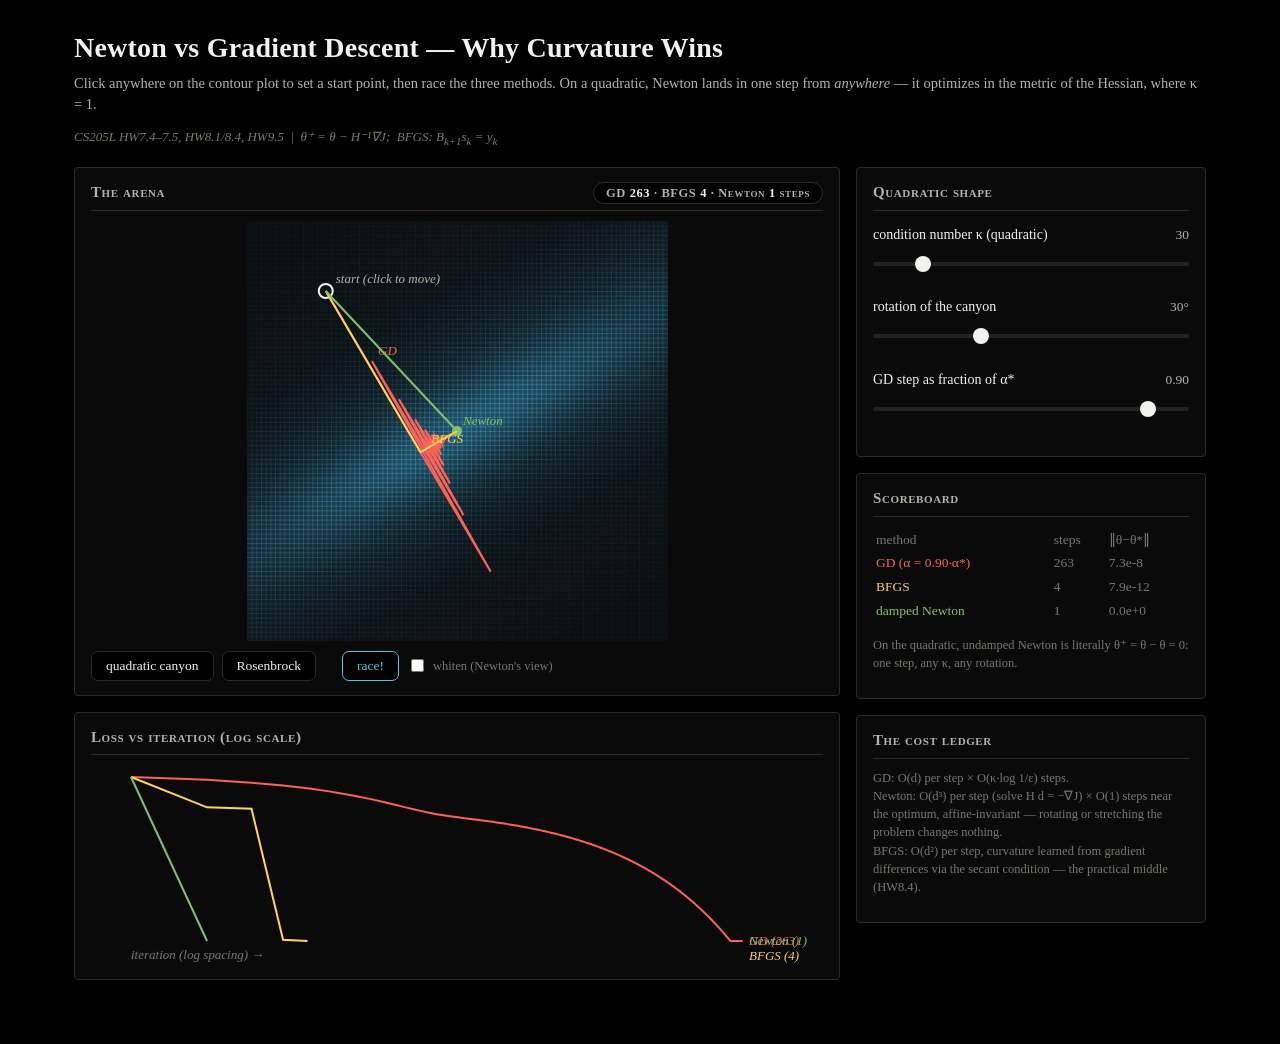
<file: web/newton_conditioning.html>
<!DOCTYPE html>
<html lang="en">
<head>
<meta charset="utf-8">
<meta name="viewport" content="width=device-width, initial-scale=1">
<title>Newton vs Gradient Descent</title>
<link rel="stylesheet" href="assets/style.css">
</head>
<body>
<div class="page">
  <header class="demo">
    <h1>Newton vs Gradient Descent — Why Curvature Wins</h1>
    <p class="sub">
      Click anywhere on the contour plot to set a start point, then race the three methods.
      On a quadratic, Newton lands in one step from <em>anywhere</em> — it optimizes in the
      metric of the Hessian, where κ = 1.
    </p>
    <p class="source">CS205L HW7.4–7.5, HW8.1/8.4, HW9.5 &nbsp;|&nbsp; θ⁺ = θ − H⁻¹∇J; &nbsp;BFGS: B<sub>k+1</sub>s<sub>k</sub> = y<sub>k</sub></p>
  </header>

  <div class="layout">
    <div class="stack">
      <div class="panel">
        <h2>The arena <span style="float:right" id="race-read"></span></h2>
        <canvas class="fig" id="arena" style="height:420px"></canvas>
        <div style="display:flex; gap:8px; margin-top:10px; flex-wrap:wrap; align-items:center">
          <button class="btn" data-obj="quad">quadratic canyon</button>
          <button class="btn" data-obj="rosen">Rosenbrock</button>
          <span style="width:10px"></span>
          <button class="btn primary" id="btn-race">race!</button>
          <label class="footnote" style="display:flex; align-items:center; gap:6px; margin:0">
            <input type="checkbox" id="whiten"> whiten (Newton's view)
          </label>
        </div>
      </div>
      <div class="panel">
        <h2>Loss vs iteration (log scale)</h2>
        <canvas class="fig" id="race" style="height:200px"></canvas>
      </div>
    </div>

    <div class="stack">
      <div class="panel">
        <h2>Quadratic shape</h2>
        <div id="s-kappa"></div>
        <div id="s-angle"></div>
        <div id="s-alpha"></div>
      </div>
      <div class="panel">
        <h2>Scoreboard</h2>
        <div id="board" class="footnote" style="margin-top:0">click race!</div>
      </div>
      <div class="panel">
        <h2>The cost ledger</h2>
        <p class="footnote" style="margin-top:0">
          GD: O(d) per step × O(κ·log 1/ε) steps.<br>
          Newton: O(d³) per step (solve H d = −∇J) × O(1) steps near the optimum,
          affine-invariant — rotating or stretching the problem changes nothing.<br>
          BFGS: O(d²) per step, curvature learned from gradient differences via
          the secant condition — the practical middle (HW8.4).
        </p>
      </div>
    </div>
  </div>
</div>

<script src="assets/common.js"></script>
<script>
(function () {
  const { C, clamp, fmt, makeFig, slider, V2 } = MM;

  // ------------------------------------------------------------- objectives
  let obj = "quad", kappa = 30, angle = Math.PI / 6, alpha = 0.9;  // alpha as fraction of 2/(l1+l2)
  let start = [-1.5, 1.6];
  const LMAX = 4;

  function quadParts() {
    const l1 = LMAX / kappa, l2 = LMAX;
    const Q = V2.rot(angle);
    const Avv = (v) => { // A v with A = Q diag Q^T
      const c = V2.mulT(Q, v);
      return V2.mul(Q, [l1 * c[0], l2 * c[1]]);
    };
    return {
      f: (v) => { const c = V2.mulT(Q, v); return 0.5 * (l1 * c[0] ** 2 + l2 * c[1] ** 2); },
      grad: Avv,
      newtonStep: (v) => [-v[0], -v[1]],                  // -A^{-1}(Av) = -v
      alphaStar: 2 / (l1 + l2),
      min: [0, 0],
    };
  }
  function rosenParts() {
    const f = (v) => (1 - v[0]) ** 2 + 100 * (v[1] - v[0] ** 2) ** 2;
    const grad = (v) => [
      -2 * (1 - v[0]) - 400 * v[0] * (v[1] - v[0] ** 2),
      200 * (v[1] - v[0] ** 2),
    ];
    const hess = (v) => [
      [2 - 400 * (v[1] - 3 * v[0] ** 2), -400 * v[0]],
      [-400 * v[0], 200],
    ];
    return {
      f, grad,
      newtonStep: (v) => {
        const H = hess(v), g = grad(v);
        const det = H[0][0] * H[1][1] - H[0][1] * H[1][0];
        return [-(H[1][1] * g[0] - H[0][1] * g[1]) / det,
                -(-H[1][0] * g[0] + H[0][0] * g[1]) / det];
      },
      alphaStar: 1.2e-3,
      min: [1, 1],
    };
  }
  const parts = () => obj === "quad" ? quadParts() : rosenParts();

  // ------------------------------------------------------------- optimizers
  function runGD(P, x0, steps) {
    let x = x0.slice(); const path = [x.slice()];
    const a = P.alphaStar * (obj === "quad" ? alpha : 1);
    for (let t = 0; t < steps; t++) {
      const g = P.grad(x);
      if (Math.hypot(...g) < 1e-8) break;
      x = [x[0] - a * g[0], x[1] - a * g[1]];
      path.push(x.slice());
    }
    return path;
  }
  function runNewton(P, x0, steps) {
    let x = x0.slice(); const path = [x.slice()];
    for (let t = 0; t < steps; t++) {
      const g = P.grad(x);
      if (Math.hypot(...g) < 1e-10) break;
      let d = P.newtonStep(x), tt = 1;
      while (P.f([x[0] + tt * d[0], x[1] + tt * d[1]]) >
             P.f(x) + 1e-4 * tt * (g[0] * d[0] + g[1] * d[1]) && tt > 1e-8) tt /= 2;
      x = [x[0] + tt * d[0], x[1] + tt * d[1]];
      path.push(x.slice());
    }
    return path;
  }
  function runBFGS(P, x0, steps) {
    let x = x0.slice(), H = [[1, 0], [0, 1]];
    let g = P.grad(x);
    const path = [x.slice()];
    for (let t = 0; t < steps; t++) {
      if (Math.hypot(...g) < 1e-8) break;
      const d = [-(H[0][0] * g[0] + H[0][1] * g[1]), -(H[1][0] * g[0] + H[1][1] * g[1])];
      let tt = 1;
      while (P.f([x[0] + tt * d[0], x[1] + tt * d[1]]) >
             P.f(x) + 1e-4 * tt * (g[0] * d[0] + g[1] * d[1]) && tt > 1e-12) tt /= 2;
      const s = [tt * d[0], tt * d[1]];
      const xn = [x[0] + s[0], x[1] + s[1]];
      const gn = P.grad(xn);
      const y = [gn[0] - g[0], gn[1] - g[1]];
      const sy = s[0] * y[0] + s[1] * y[1];
      if (sy > 1e-12) {
        const rho = 1 / sy;
        // H = (I - rho s y^T) H (I - rho y s^T) + rho s s^T
        const A = [[1 - rho * s[0] * y[0], -rho * s[0] * y[1]],
                   [-rho * s[1] * y[0], 1 - rho * s[1] * y[1]]];
        const AH = [[A[0][0] * H[0][0] + A[0][1] * H[1][0], A[0][0] * H[0][1] + A[0][1] * H[1][1]],
                    [A[1][0] * H[0][0] + A[1][1] * H[1][0], A[1][0] * H[0][1] + A[1][1] * H[1][1]]];
        const AT = [[A[0][0], A[1][0]], [A[0][1], A[1][1]]];
        H = [[AH[0][0] * AT[0][0] + AH[0][1] * AT[1][0] + rho * s[0] * s[0],
              AH[0][0] * AT[0][1] + AH[0][1] * AT[1][1] + rho * s[0] * s[1]],
             [AH[1][0] * AT[0][0] + AH[1][1] * AT[1][0] + rho * s[1] * s[0],
              AH[1][0] * AT[0][1] + AH[1][1] * AT[1][1] + rho * s[1] * s[1]]];
      }
      x = xn; g = gn;
      path.push(x.slice());
    }
    return path;
  }

  let results = null;

  // ------------------------------------------------------------- arena
  const R = 2.4;
  const view = () => {
    // display transform: identity, or A^{1/2} whitening for the quadratic
    if (obj !== "quad" || !document.getElementById("whiten").checked) {
      return (v) => v;
    }
    const l1 = Math.sqrt(LMAX / kappa), l2 = Math.sqrt(LMAX);
    const Q = V2.rot(angle);
    return (v) => {
      const c = V2.mulT(Q, v);
      return V2.mul(Q, [l1 * c[0] / Math.sqrt(LMAX), l2 * c[1] / Math.sqrt(LMAX)]);
    };
  };

  const arena = makeFig(document.getElementById("arena"), (ctx, w, h) => {
    ctx.fillStyle = C.panel; ctx.fillRect(0, 0, w, h);
    const P = parts();
    const T = view();
    const cx = obj === "quad" ? 0 : 0.2, cy = obj === "quad" ? 0 : 1;
    const s = Math.min(w, h) / (2 * R);
    const px = (v) => { const t = T([v[0] - cx, v[1] - cy]); return [w / 2 + t[0] * s, h / 2 - t[1] * s]; };

    // loss glow backdrop (coarse grid)
    const G = 90;
    for (let i = 0; i < G; i++) {
      for (let j = 0; j < G; j++) {
        // invert display transform approximately by sampling world coords directly
        const wx = cx + (-R + 2 * R * (i + 0.5) / G);
        const wy = cy + (-R + 2 * R * (j + 0.5) / G);
        const v = 1 / (1 + Math.log1p(P.f([wx, wy]))) ** 2;
        ctx.fillStyle = `rgba(60,150,190,${v * 0.5})`;
        const p = px([wx, wy]);
        ctx.fillRect(p[0] - R * s / G, p[1] - R * s / G, 2 * R * s / G + 1, 2 * R * s / G + 1);
      }
    }
    // minimum + start markers
    const pm = px(P.min);
    ctx.fillStyle = C.green;
    ctx.beginPath(); ctx.arc(pm[0], pm[1], 5, 0, 7); ctx.fill();
    const p0 = px(start);
    ctx.strokeStyle = C.ink; ctx.lineWidth = 2;
    ctx.beginPath(); ctx.arc(p0[0], p0[1], 7, 0, 7); ctx.stroke();
    ctx.fillStyle = C.ink2;
    ctx.font = "italic 13px Times New Roman";
    ctx.fillText("start (click to move)", p0[0] + 10, p0[1] - 8);

    // paths
    if (results) {
      const series = [
        { path: results.gd, col: C.red, tag: "GD" },
        { path: results.bfgs, col: C.yellow, tag: "BFGS" },
        { path: results.newton, col: C.green, tag: "Newton" },
      ];
      for (const sr of series) {
        ctx.strokeStyle = sr.col; ctx.lineWidth = 2;
        ctx.beginPath();
        sr.path.forEach((v, i) => { const p = px(v); i ? ctx.lineTo(...p) : ctx.moveTo(...p); });
        ctx.stroke();
        const end = px(sr.path[Math.min(sr.path.length - 1, 2)]);
        ctx.fillStyle = sr.col;
        ctx.fillText(sr.tag, end[0] + 6, end[1] - 6);
      }
    }
  });

  document.getElementById("arena").addEventListener("click", (e) => {
    const r = e.currentTarget.getBoundingClientRect();
    const s = Math.min(r.width, r.height) / (2 * R);
    const cx = obj === "quad" ? 0 : 0.2, cy = obj === "quad" ? 0 : 1;
    // clicks are interpreted in un-whitened coordinates for simplicity
    start = [cx + (e.clientX - r.left - r.width / 2) / s,
             cy - (e.clientY - r.top - r.height / 2) / s];
    results = null;
    race();
  });

  // ------------------------------------------------------------- race chart
  const raceFig = makeFig(document.getElementById("race"), (ctx, w, h) => {
    ctx.fillStyle = C.panel; ctx.fillRect(0, 0, w, h);
    if (!results) return;
    const P = parts();
    const losses = (path) => path.map((v) => Math.max(P.f(v), 1e-14));
    const series = [
      { l: losses(results.gd), col: C.red, tag: "GD" },
      { l: losses(results.bfgs), col: C.yellow, tag: "BFGS" },
      { l: losses(results.newton), col: C.green, tag: "Newton" },
    ];
    const maxIter = Math.max(...series.map((s) => s.l.length));
    const maxL = Math.max(...series.map((s) => s.l[0]));
    const pad = 40;
    const xAt = (i) => pad + (Math.log1p(i) / Math.log1p(maxIter)) * (w - pad - 80);
    const yAt = (v) => 12 + (Math.log10(maxL) - Math.log10(v)) / (Math.log10(maxL) + 14) * (h - 36);
    // spread end labels that would collide
    const ys = series.map((sr) => yAt(sr.l[sr.l.length - 1]));
    for (let a = 0; a < 3; a++) {
      for (let i = 1; i < ys.length; i++) {
        if (Math.abs(ys[i] - ys[i - 1]) < 15) ys[i] = ys[i - 1] + 15;
      }
    }
    series.forEach((sr, si) => {
      ctx.strokeStyle = sr.col; ctx.lineWidth = 2;
      ctx.beginPath();
      sr.l.forEach((v, i) => { const p = [xAt(i), yAt(v)]; i ? ctx.lineTo(...p) : ctx.moveTo(...p); });
      ctx.stroke();
      ctx.fillStyle = sr.col;
      ctx.font = "italic 13px Times New Roman";
      ctx.fillText(`${sr.tag} (${sr.l.length - 1})`, w - 74, ys[si] + 4);
    });
    ctx.fillStyle = C.ink3;
    ctx.fillText("iteration (log spacing) →", pad, h - 6);
  });

  // ------------------------------------------------------------- wiring
  function race() {
    const P = parts();
    results = {
      gd: runGD(P, start, obj === "quad" ? 4000 : 30000),
      newton: runNewton(P, start, 100),
      bfgs: runBFGS(P, start, 400),
    };
    const dist = (p) => Math.hypot(p[p.length - 1][0] - P.min[0], p[p.length - 1][1] - P.min[1]);
    document.getElementById("race-read").innerHTML =
      `<span class="pill">GD <b>${results.gd.length - 1}</b> · BFGS <b>${results.bfgs.length - 1}</b> · Newton <b>${results.newton.length - 1}</b> steps</span>`;
    document.getElementById("board").innerHTML =
      `<table style="width:100%; font-size:13.5px"><tr style="color:var(--ink-3)"><td>method</td><td>steps</td><td>‖θ−θ*‖</td></tr>` +
      `<tr><td style="color:${C.red}">GD (α${obj === "quad" ? " = " + fmt(alpha, 2) + "·α*" : " = 1.2e-3"})</td><td>${results.gd.length - 1}</td><td>${dist(results.gd).toExponential(1)}</td></tr>` +
      `<tr><td style="color:${C.yellow}">BFGS</td><td>${results.bfgs.length - 1}</td><td>${dist(results.bfgs).toExponential(1)}</td></tr>` +
      `<tr><td style="color:${C.green}">damped Newton</td><td>${results.newton.length - 1}</td><td>${dist(results.newton).toExponential(1)}</td></tr></table>` +
      (obj === "quad" ? `<p>On the quadratic, undamped Newton is literally θ⁺ = θ − θ = 0: one step, any κ, any rotation.</p>` : "");
    arena.invalidate(); raceFig.invalidate();
  }

  for (const btn of document.querySelectorAll("[data-obj]")) {
    btn.addEventListener("click", () => {
      obj = btn.dataset.obj;
      start = obj === "quad" ? [-1.5, 1.6] : [-1.2, 1.0];
      results = null;
      race();
    });
  }
  document.getElementById("btn-race").addEventListener("click", race);
  document.getElementById("whiten").addEventListener("change", () => arena.invalidate());
  slider({
    el: "#s-kappa", label: "condition number κ (quadratic)", min: 2, max: 200, step: 1,
    value: kappa, format: (v) => v,
    onChange: (v) => { kappa = v; race(); },
  });
  slider({
    el: "#s-angle", label: "rotation of the canyon", min: 0, max: 90, step: 1,
    value: 30, format: (v) => v + "°",
    onChange: (v) => { angle = v * Math.PI / 180; race(); },
  });
  slider({
    el: "#s-alpha", label: "GD step as fraction of α*", min: 0.1, max: 1.0, step: 0.05,
    value: alpha, format: (v) => fmt(v, 2),
    onChange: (v) => { alpha = v; race(); },
  });

  race();
})();
</script>
</body>
</html>
</file>
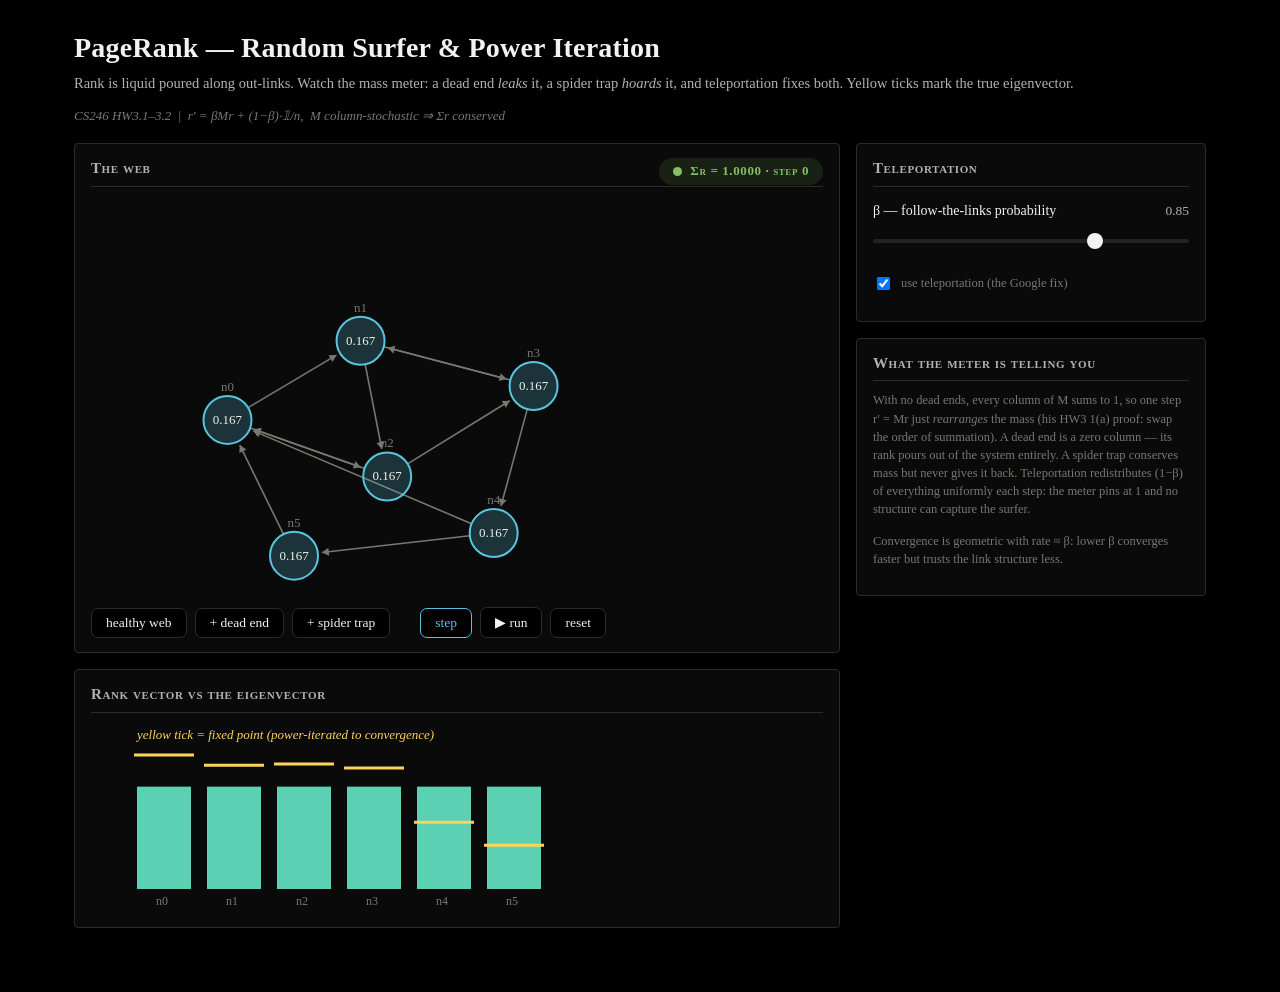
<file: web/pagerank.html>
<!DOCTYPE html>
<html lang="en">
<head>
<meta charset="utf-8">
<meta name="viewport" content="width=device-width, initial-scale=1">
<title>PageRank — Random Surfer</title>
<link rel="stylesheet" href="assets/style.css">
</head>
<body>
<div class="page">
  <header class="demo">
    <h1>PageRank — Random Surfer &amp; Power Iteration</h1>
    <p class="sub">
      Rank is liquid poured along out-links. Watch the mass meter: a dead end <em>leaks</em> it,
      a spider trap <em>hoards</em> it, and teleportation fixes both. Yellow ticks mark the true eigenvector.
    </p>
    <p class="source">CS246 HW3.1–3.2 &nbsp;|&nbsp; r′ = βMr + (1−β)·𝟙/n, &nbsp;M column-stochastic ⇒ Σr conserved</p>
  </header>

  <div class="layout">
    <div class="stack">
      <div class="panel" id="graph-panel">
        <h2>The web <span style="float:right" id="mass-read"></span></h2>
        <canvas class="fig" id="web" style="height:400px"></canvas>
        <div style="display:flex; gap:8px; margin-top:10px; flex-wrap:wrap; align-items:center">
          <button class="btn" data-world="core">healthy web</button>
          <button class="btn" data-world="dead">+ dead end</button>
          <button class="btn" data-world="trap">+ spider trap</button>
          <span style="width:14px"></span>
          <button class="btn primary" id="btn-step">step</button>
          <button class="btn" id="btn-run">▶ run</button>
          <button class="btn" id="btn-reset">reset</button>
        </div>
      </div>

      <div class="panel">
        <h2>Rank vector vs the eigenvector</h2>
        <canvas class="fig" id="ranks" style="height:190px"></canvas>
      </div>
    </div>

    <div class="stack">
      <div class="panel">
        <h2>Teleportation</h2>
        <div id="s-beta"></div>
        <label class="footnote" style="display:flex; align-items:center; gap:8px; margin-top:10px">
          <input type="checkbox" id="teleport" checked>
          use teleportation (the Google fix)
        </label>
        <p class="footnote" id="iter-read"></p>
      </div>

      <div class="panel">
        <h2>What the meter is telling you</h2>
        <p class="footnote" style="margin-top:0">
          With no dead ends, every column of M sums to 1, so one step r′ = Mr just
          <em>rearranges</em> the mass (his HW3 1(a) proof: swap the order of summation).
          A dead end is a zero column — its rank pours out of the system entirely.
          A spider trap conserves mass but never gives it back.
          Teleportation redistributes (1−β) of everything uniformly each step:
          the meter pins at 1 and no structure can capture the surfer.
        </p>
        <p class="footnote">
          Convergence is geometric with rate ≈ β: lower β converges faster but
          trusts the link structure less.
        </p>
      </div>
    </div>
  </div>
</div>

<script src="assets/common.js"></script>
<script>
(function () {
  const { C, fmt, makeFig, slider, player } = MM;

  // mirrors core/sims/pagerank.py
  const CORE_EDGES = [[0,1],[0,2],[1,2],[2,0],[2,3],[3,4],[4,0],[4,5],[5,0],[1,3],[3,1]];
  const POS = {
    0: [1.6, 2.6], 1: [3.6, 4.0], 2: [4.0, 1.6], 3: [6.2, 3.2],
    4: [5.6, 0.6], 5: [2.6, 0.2], 6: [8.2, 1.4], 7: [9.4, 2.6],
  };
  let world = "core", edges = CORE_EDGES.slice(), N = 6;
  let r, steps, history;

  function setWorld(w) {
    world = w;
    if (w === "core") { edges = CORE_EDGES.slice(); N = 6; }
    if (w === "dead") { edges = CORE_EDGES.concat([[2, 6], [4, 6]]); N = 7; }
    if (w === "trap") { edges = CORE_EDGES.concat([[2, 6], [6, 7], [7, 6]]); N = 8; }
    reset();
  }
  function reset() {
    r = new Array(N).fill(1 / N);
    steps = 0; history = [r.slice()];
    refresh();
  }
  function linkStep(useTeleport, beta) {
    const outDeg = new Array(N).fill(0);
    for (const [a] of edges) outDeg[a]++;
    const nr = new Array(N).fill(0);
    for (const [a, b] of edges) nr[b] += r[a] / outDeg[a];
    if (useTeleport) {
      for (let i = 0; i < N; i++) nr[i] = beta * nr[i] + (1 - beta) / N;
    }
    r = nr; steps++;
    history.push(r.slice());
    if (history.length > 400) history.shift();
  }
  function eigRank(beta, useTeleport) {
    // power-iterate a fresh copy to (near) fixed point as reference
    let rr = new Array(N).fill(1 / N);
    const outDeg = new Array(N).fill(0);
    for (const [a] of edges) outDeg[a]++;
    for (let t = 0; t < 800; t++) {
      const nr = new Array(N).fill(0);
      for (const [a, b] of edges) nr[b] += rr[a] / outDeg[a];
      if (useTeleport) for (let i = 0; i < N; i++) nr[i] = beta * nr[i] + (1 - beta) / N;
      rr = nr;
    }
    return rr;
  }

  const mass = () => r.reduce((a, b) => a + b, 0);
  let beta = 0.85;
  const useTeleport = () => document.getElementById("teleport").checked;

  // ---------------------------------------------------------------- figures
  const fig = makeFig(document.getElementById("web"), (ctx, w, h) => {
    ctx.fillStyle = C.panel; ctx.fillRect(0, 0, w, h);
    const s = Math.min(w / 11, h / 5);
    const px = (p) => [30 + p[0] * s, h - 30 - p[1] * s * 0.85];

    // edges with arrowheads
    for (const [a, b] of edges) {
      const A = px(POS[a]), B = px(POS[b]);
      const isTrap = (a >= 6 || b >= 6) && world === "trap";
      const isDead = b === 6 && world === "dead";
      ctx.strokeStyle = isTrap || isDead ? C.red : C.ink3;
      ctx.lineWidth = 1.6;
      const dx = B[0] - A[0], dy = B[1] - A[1], L = Math.hypot(dx, dy);
      const ux = dx / L, uy = dy / L;
      const rA = 14 + 60 * r[a], rB = 14 + 60 * r[b];
      const x1 = A[0] + ux * rA, y1 = A[1] + uy * rA;
      const x2 = B[0] - ux * (rB + 4), y2 = B[1] - uy * (rB + 4);
      ctx.beginPath(); ctx.moveTo(x1, y1); ctx.lineTo(x2, y2); ctx.stroke();
      ctx.beginPath();
      ctx.moveTo(x2, y2);
      ctx.lineTo(x2 - ux * 7 - uy * 4, y2 - uy * 7 + ux * 4);
      ctx.lineTo(x2 - ux * 7 + uy * 4, y2 - uy * 7 - ux * 4);
      ctx.closePath(); ctx.fillStyle = ctx.strokeStyle; ctx.fill();
    }
    // nodes sized by rank
    for (let i = 0; i < N; i++) {
      const [X, Y] = px(POS[i]);
      const rad = 14 + 60 * r[i];
      const special = (i >= 6);
      ctx.beginPath(); ctx.arc(X, Y, rad, 0, 7);
      ctx.fillStyle = special && world !== "core"
        ? "rgba(252,98,85,0.25)" : "rgba(88,196,221,0.22)";
      ctx.fill();
      ctx.strokeStyle = special && world !== "core" ? C.red : C.blue;
      ctx.lineWidth = 2; ctx.stroke();
      ctx.fillStyle = C.ink;
      ctx.font = "13px Times New Roman"; ctx.textAlign = "center";
      ctx.fillText(r[i].toFixed(3), X, Y + 4);
      ctx.fillStyle = C.ink3;
      ctx.fillText(i === 6 && world === "dead" ? "sink" : "n" + i, X, Y - rad - 5);
    }
    ctx.textAlign = "left";
  });

  const ranksFig = makeFig(document.getElementById("ranks"), (ctx, w, h) => {
    ctx.fillStyle = C.panel; ctx.fillRect(0, 0, w, h);
    const ref = eigRank(beta, useTeleport());
    const bw = Math.min(54, (w - 80) / N - 14);
    const x0 = 46, maxr = Math.max(...r, ...ref, 0.01);
    for (let i = 0; i < N; i++) {
      const X = x0 + i * (bw + 16);
      const bh = (r[i] / maxr) * (h - 56);
      ctx.fillStyle = C.teal;
      ctx.fillRect(X, h - 24 - bh, bw, bh);
      const th = (ref[i] / maxr) * (h - 56);
      ctx.strokeStyle = C.yellow; ctx.lineWidth = 3;
      ctx.beginPath(); ctx.moveTo(X - 3, h - 24 - th); ctx.lineTo(X + bw + 3, h - 24 - th); ctx.stroke();
      ctx.fillStyle = C.ink3; ctx.font = "12px Times New Roman";
      ctx.fillText("n" + i, X + bw / 2 - 8, h - 8);
    }
    ctx.fillStyle = C.yellow;
    ctx.font = "italic 13px Times New Roman";
    ctx.fillText("yellow tick = fixed point (power-iterated to convergence)", x0, 16);
  });

  function refresh() {
    const m = mass();
    const el = document.getElementById("mass-read");
    const ok = m > 0.9995;
    el.innerHTML = `<span class="status ${ok ? "ok" : "bad"}">Σr = ${m.toFixed(4)} · step ${steps}</span>`;
    // convergence readout
    let note = "";
    if (history.length >= 2) {
      const a = history[history.length - 2], b = history[history.length - 1];
      const delta = a.reduce((t, v, i) => t + Math.abs(b[i] - v), 0);
      note = `last step ‖Δr‖₁ = ${delta.toExponential(2)} — geometric with rate ≈ β = ${fmt(beta, 2)}`;
    }
    document.getElementById("iter-read").textContent = note;
    fig.invalidate(); ranksFig.invalidate();
  }

  // ---------------------------------------------------------------- wiring
  for (const btn of document.querySelectorAll("[data-world]")) {
    btn.addEventListener("click", () => setWorld(btn.dataset.world));
  }
  document.getElementById("btn-step").addEventListener("click", () => {
    linkStep(useTeleport(), beta); refresh();
  });
  const runner = player(() => { linkStep(useTeleport(), beta); refresh(); });
  const btnRun = document.getElementById("btn-run");
  btnRun.addEventListener("click", () => {
    runner.toggle();
    btnRun.textContent = runner.running ? "⏸ pause" : "▶ run";
  });
  document.getElementById("btn-reset").addEventListener("click", reset);
  document.getElementById("teleport").addEventListener("change", refresh);
  slider({
    el: "#s-beta", label: "β — follow-the-links probability", min: 0.5, max: 0.99,
    step: 0.01, value: beta, format: (v) => fmt(v, 2),
    onChange: (v) => { beta = v; refresh(); },
  });

  setWorld("core");
})();
</script>
</body>
</html>
</file>
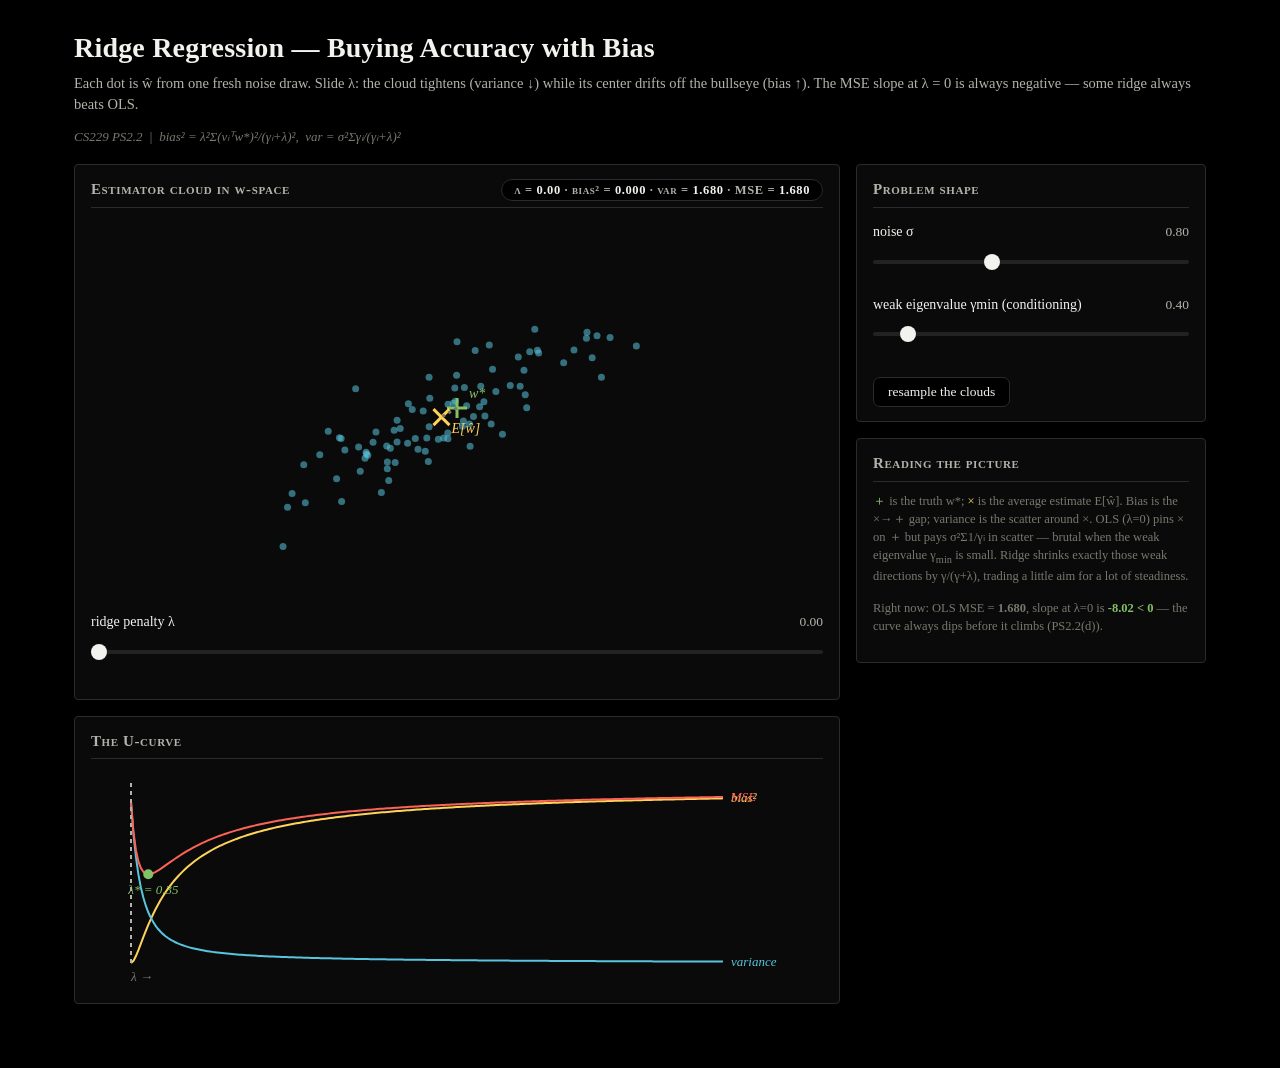
<file: web/ridge.html>
<!DOCTYPE html>
<html lang="en">
<head>
<meta charset="utf-8">
<meta name="viewport" content="width=device-width, initial-scale=1">
<title>Ridge Bias–Variance</title>
<link rel="stylesheet" href="assets/style.css">
</head>
<body>
<div class="page">
  <header class="demo">
    <h1>Ridge Regression — Buying Accuracy with Bias</h1>
    <p class="sub">
      Each dot is ŵ from one fresh noise draw. Slide λ: the cloud tightens (variance ↓)
      while its center drifts off the bullseye (bias ↑). The MSE slope at λ = 0 is always
      negative — some ridge always beats OLS.
    </p>
    <p class="source">CS229 PS2.2 &nbsp;|&nbsp; bias² = λ²Σ(vᵢᵀw*)²/(γᵢ+λ)², &nbsp;var = σ²Σγᵢ/(γᵢ+λ)²</p>
  </header>

  <div class="layout">
    <div class="stack">
      <div class="panel">
        <h2>Estimator cloud in w-space <span style="float:right" id="cloud-read"></span></h2>
        <canvas class="fig" id="cloud" style="height:380px"></canvas>
        <div id="s-lam"></div>
      </div>
      <div class="panel">
        <h2>The U-curve</h2>
        <canvas class="fig" id="ucurve" style="height:220px"></canvas>
      </div>
    </div>

    <div class="stack">
      <div class="panel">
        <h2>Problem shape</h2>
        <div id="s-sigma"></div>
        <div id="s-gamma"></div>
        <button class="btn" id="btn-resample" style="margin-top:10px">resample the clouds</button>
      </div>
      <div class="panel">
        <h2>Reading the picture</h2>
        <p class="footnote" style="margin-top:0">
          <span style="color:var(--green)">＋</span> is the truth w*;
          <span style="color:var(--yellow)">×</span> is the average estimate E[ŵ].
          Bias is the ×→＋ gap; variance is the scatter around ×.
          OLS (λ=0) pins × on ＋ but pays σ²Σ1/γᵢ in scatter — brutal when the weak
          eigenvalue γ<sub>min</sub> is small. Ridge shrinks exactly those weak directions
          by γ/(γ+λ), trading a little aim for a lot of steadiness.
        </p>
        <p class="footnote" id="verdict"></p>
      </div>
    </div>
  </div>
</div>

<script src="assets/common.js"></script>
<script>
(function () {
  const { C, clamp, fmt, makeFig, slider } = MM;

  // problem: X^T X = diag(gmin, 8) in a rotated basis; w* fixed
  let sigma = 0.8, gmin = 0.4, lam = 0;
  const GMAX = 8, ANG = 0.5;
  const WSTAR = [1.1, 0.8];
  const ca = Math.cos(ANG), sa = Math.sin(ANG);
  const V = [[ca, -sa], [sa, ca]];                 // eigenvectors as columns

  // closed forms in the eigenbasis
  const proj = () => [ca * WSTAR[0] + sa * WSTAR[1], -sa * WSTAR[0] + ca * WSTAR[1]];
  function closedForm(l) {
    const g = [gmin, GMAX], p = proj();
    let b2 = 0, v = 0;
    for (let i = 0; i < 2; i++) {
      b2 += (l * p[i] / (g[i] + l)) ** 2;
      v += sigma * sigma * g[i] / (g[i] + l) ** 2;
    }
    return { b2, v, mse: b2 + v };
  }

  // Monte Carlo cloud: what(lam) = V diag(g/(g+l)) V^T w* + V diag(sqrt(g)/(g+l)) V^T-ish noise
  // Exact: in eigenbasis, c_hat_i = g p_i/(g+l) + sqrt(g) eps_i sigma/(g+l), eps ~ N(0,1)
  let seed = 21;
  function gauss() {
    seed = (seed * 1103515245 + 12345) % 2147483648;
    const u1 = Math.max(seed / 2147483648, 1e-9);
    seed = (seed * 1103515245 + 12345) % 2147483648;
    const u2 = seed / 2147483648;
    return Math.sqrt(-2 * Math.log(u1)) * Math.cos(2 * Math.PI * u2);
  }
  let noise = [];                                   // frozen eps per trial
  function resample() {
    noise = Array.from({ length: 90 }, () => [gauss(), gauss()]);
    refresh();
  }
  function cloudPoints(l) {
    const g = [gmin, GMAX], p = proj();
    return noise.map((eps) => {
      const c = [0, 1].map((i) =>
        g[i] * p[i] / (g[i] + l) + Math.sqrt(g[i]) * sigma * eps[i] / (g[i] + l));
      return [V[0][0] * c[0] + V[0][1] * c[1], V[1][0] * c[0] + V[1][1] * c[1]];
    });
  }

  // ---------------------------------------------------------------- figures
  const R = 2.6;
  const cloudFig = makeFig(document.getElementById("cloud"), (ctx, W, H) => {
    ctx.fillStyle = C.panel; ctx.fillRect(0, 0, W, H);
    const s = Math.min(W, H) / (2 * R);
    const px = (w) => [W / 2 + (w[0] - WSTAR[0]) * s, H / 2 - (w[1] - WSTAR[1]) * s];

    const pts = cloudPoints(lam);
    const mean = pts.reduce((m, p) => [m[0] + p[0] / pts.length, m[1] + p[1] / pts.length], [0, 0]);

    ctx.fillStyle = "rgba(88,196,221,0.55)";
    for (const p of pts) {
      const [x, y] = px(p);
      ctx.beginPath(); ctx.arc(x, y, 3.5, 0, 7); ctx.fill();
    }
    // bullseye +
    const [bx, by] = px(WSTAR);
    ctx.strokeStyle = C.green; ctx.lineWidth = 3;
    ctx.beginPath(); ctx.moveTo(bx - 10, by); ctx.lineTo(bx + 10, by); ctx.stroke();
    ctx.beginPath(); ctx.moveTo(bx, by - 10); ctx.lineTo(bx, by + 10); ctx.stroke();
    // mean x
    const [mx, my] = px(mean);
    ctx.strokeStyle = C.yellow;
    ctx.beginPath(); ctx.moveTo(mx - 8, my - 8); ctx.lineTo(mx + 8, my + 8); ctx.stroke();
    ctx.beginPath(); ctx.moveTo(mx - 8, my + 8); ctx.lineTo(mx + 8, my - 8); ctx.stroke();
    // bias segment
    ctx.strokeStyle = C.ink3; ctx.setLineDash([3, 4]);
    ctx.beginPath(); ctx.moveTo(bx, by); ctx.lineTo(mx, my); ctx.stroke();
    ctx.setLineDash([]);
    ctx.fillStyle = C.green; ctx.font = "italic 14px Times New Roman";
    ctx.fillText("w*", bx + 12, by - 10);
    ctx.fillStyle = C.yellow;
    ctx.fillText("E[ŵ]", mx + 10, my + 16);
  });

  const LMAX = 12;
  const uFig = makeFig(document.getElementById("ucurve"), (ctx, W, H) => {
    ctx.fillStyle = C.panel; ctx.fillRect(0, 0, W, H);
    const pad = 40;
    const N = 240;
    const series = { b2: [], v: [], mse: [] };
    let ymax = 0, best = { l: 0, m: Infinity };
    for (let i = 0; i <= N; i++) {
      const l = LMAX * i / N;
      const cf = closedForm(l);
      series.b2.push([l, cf.b2]); series.v.push([l, cf.v]); series.mse.push([l, cf.mse]);
      ymax = Math.max(ymax, cf.mse);
      if (cf.mse < best.m) best = { l, m: cf.mse };
    }
    ymax *= 1.06;
    const xAt = (l) => pad + l / LMAX * (W - pad - 100);
    const yAt = (v) => H - 26 - v / ymax * (H - 44);
    for (const [key, col, tag] of [["b2", C.yellow, "bias²"], ["v", C.blue, "variance"], ["mse", C.red, "MSE"]]) {
      ctx.strokeStyle = col; ctx.lineWidth = 2;
      ctx.beginPath();
      series[key].forEach(([l, v], i) => { const p = [xAt(l), yAt(v)]; i ? ctx.lineTo(...p) : ctx.moveTo(...p); });
      ctx.stroke();
      ctx.fillStyle = col; ctx.font = "italic 13px Times New Roman";
      ctx.fillText(tag, W - 92, yAt(series[key][N][1]) + 4);
    }
    // lambda* and current lambda
    ctx.fillStyle = C.green;
    ctx.beginPath(); ctx.arc(xAt(best.l), yAt(best.m), 5, 0, 7); ctx.fill();
    ctx.fillText(`λ* = ${fmt(best.l, 2)}`, xAt(best.l) - 20, yAt(best.m) + 20);
    ctx.strokeStyle = C.ink2; ctx.setLineDash([4, 4]);
    ctx.beginPath(); ctx.moveTo(xAt(lam), yAt(0)); ctx.lineTo(xAt(lam), 12); ctx.stroke();
    ctx.setLineDash([]);
    ctx.fillStyle = C.ink3;
    ctx.fillText("λ →", pad, H - 8);
  });

  // ---------------------------------------------------------------- wiring
  function refresh() {
    const cf = closedForm(lam);
    document.getElementById("cloud-read").innerHTML =
      `<span class="pill">λ = <b>${fmt(lam, 2)}</b> · bias² = <b>${fmt(cf.b2, 3)}</b> · var = <b>${fmt(cf.v, 3)}</b> · MSE = <b>${fmt(cf.mse, 3)}</b></span>`;
    const ols = closedForm(0), eps = closedForm(1e-6);
    const slope = (eps.mse - ols.mse) / 1e-6;
    document.getElementById("verdict").innerHTML =
      `Right now: OLS MSE = <b>${fmt(ols.mse, 3)}</b>, slope at λ=0 is <b style="color:${C.green}">${fmt(slope, 2)} &lt; 0</b> — ` +
      `the curve always dips before it climbs (PS2.2(d)).`;
    cloudFig.invalidate(); uFig.invalidate();
  }

  slider({
    el: "#s-lam", label: "ridge penalty λ", min: 0, max: LMAX, step: 0.05, value: 0,
    format: (v) => fmt(v, 2),
    onChange: (v) => { lam = v; refresh(); },
  });
  slider({
    el: "#s-sigma", label: "noise σ", min: 0.1, max: 2.0, step: 0.05, value: sigma,
    format: (v) => fmt(v, 2),
    onChange: (v) => { sigma = v; refresh(); },
  });
  slider({
    el: "#s-gamma", label: "weak eigenvalue γmin (conditioning)", min: 0.05, max: 4,
    step: 0.05, value: gmin, format: (v) => fmt(v, 2),
    onChange: (v) => { gmin = v; refresh(); },
  });
  document.getElementById("btn-resample").addEventListener("click", resample);

  resample();
})();
</script>
</body>
</html>
</file>
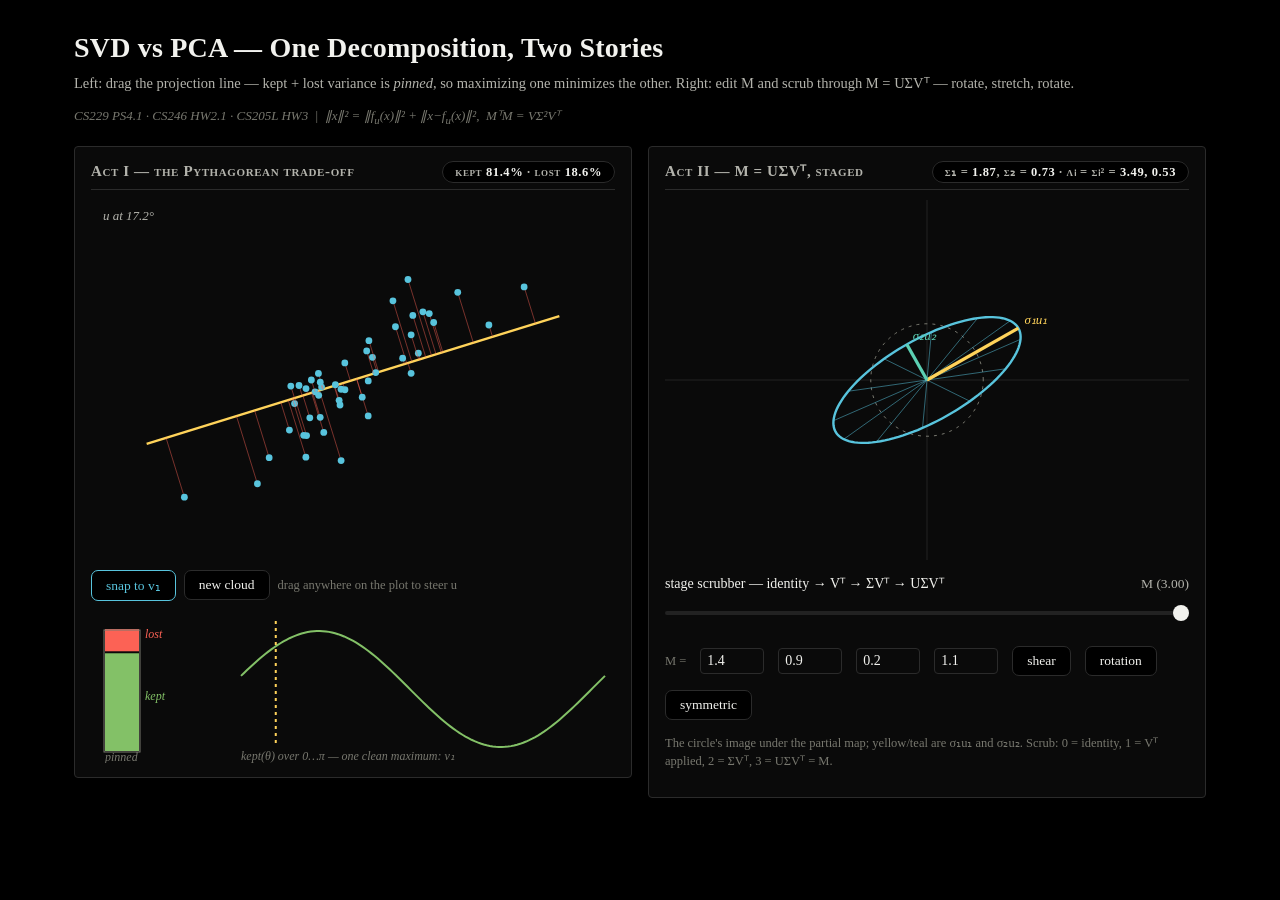
<file: web/svd_vs_pca.html>
<!DOCTYPE html>
<html lang="en">
<head>
<meta charset="utf-8">
<meta name="viewport" content="width=device-width, initial-scale=1">
<title>SVD vs PCA</title>
<link rel="stylesheet" href="assets/style.css">
</head>
<body>
<div class="page">
  <header class="demo">
    <h1>SVD vs PCA — One Decomposition, Two Stories</h1>
    <p class="sub">
      Left: drag the projection line — kept + lost variance is <em>pinned</em>, so maximizing one
      minimizes the other. Right: edit M and scrub through M = UΣVᵀ — rotate, stretch, rotate.
    </p>
    <p class="source">CS229 PS4.1 · CS246 HW2.1 · CS205L HW3 &nbsp;|&nbsp; ‖x‖² = ‖f<sub>u</sub>(x)‖² + ‖x−f<sub>u</sub>(x)‖², &nbsp;MᵀM = VΣ²Vᵀ</p>
  </header>

  <div class="layout" style="grid-template-columns: 1fr 1fr;">
    <div class="stack">
      <div class="panel">
        <h2>Act I — the Pythagorean trade-off <span style="float:right" id="pca-read"></span></h2>
        <canvas class="fig" id="cloud" style="height:360px"></canvas>
        <div style="display:flex; gap:8px; margin-top:10px; align-items:center">
          <button class="btn primary" id="btn-snap">snap to v₁</button>
          <button class="btn" id="btn-cloud">new cloud</button>
          <span class="footnote" style="margin:0">drag anywhere on the plot to steer u</span>
        </div>
        <div style="display:flex; gap:20px; margin-top:12px; align-items:flex-end">
          <canvas id="bars" style="width:120px; height:150px"></canvas>
          <canvas id="sweep" style="flex:1; height:150px"></canvas>
        </div>
      </div>
    </div>

    <div class="stack">
      <div class="panel">
        <h2>Act II — M = UΣVᵀ, staged <span style="float:right" id="svd-read"></span></h2>
        <canvas class="fig" id="stagefig" style="height:360px"></canvas>
        <div id="s-stage"></div>
        <div style="display:flex; gap:14px; margin-top:8px; flex-wrap:wrap; align-items:center">
          <span class="footnote" style="margin:0">M =</span>
          <input class="mm" id="m00" type="number" step="0.1" value="1.4">
          <input class="mm" id="m01" type="number" step="0.1" value="0.9">
          <input class="mm" id="m10" type="number" step="0.1" value="0.2">
          <input class="mm" id="m11" type="number" step="0.1" value="1.1">
          <button class="btn" data-preset="shear">shear</button>
          <button class="btn" data-preset="rot">rotation</button>
          <button class="btn" data-preset="sym">symmetric</button>
        </div>
        <p class="footnote">The circle's image under the partial map; yellow/teal are σ₁u₁ and σ₂u₂.
          Scrub: 0 = identity, 1 = Vᵀ applied, 2 = ΣVᵀ, 3 = UΣVᵀ = M.</p>
      </div>
    </div>
  </div>
</div>

<style>
  input.mm {
    width: 64px; background: var(--panel); color: var(--ink);
    border: 1px solid var(--panel-edge); border-radius: 4px;
    padding: 4px 6px; font-family: var(--font); font-size: 14px;
  }
</style>

<script src="assets/common.js"></script>
<script>
(function () {
  const { C, clamp, fmt, makeFig, slider, tooltip, V2 } = MM;

  // ------------------------------------------------------------- Act I state
  let seed = 11;
  function randn2(n, a, s1, s2) {
    // Box-Muller with LCG, rotated by a
    let s = seed;
    const rand = () => (s = (s * 1103515245 + 12345) % 2147483648) / 2147483648;
    const pts = [];
    for (let i = 0; i < n; i++) {
      const u1 = Math.max(rand(), 1e-9), u2 = rand();
      const r = Math.sqrt(-2 * Math.log(u1));
      const g1 = r * Math.cos(2 * Math.PI * u2) * s1;
      const g2 = r * Math.sin(2 * Math.PI * u2) * s2;
      pts.push([g1 * Math.cos(a) - g2 * Math.sin(a), g1 * Math.sin(a) + g2 * Math.cos(a)]);
    }
    const mx = pts.reduce((t, p) => t + p[0], 0) / n, my = pts.reduce((t, p) => t + p[1], 0) / n;
    seed = s;
    return pts.map((p) => [p[0] - mx, p[1] - my]);
  }
  let cloud = randn2(48, 0.6, 1.9, 0.55);
  let theta = 0.3;

  function project(u) {
    let keep = 0, lose = 0, total = 0;
    const detail = cloud.map((p) => {
      const c = p[0] * u[0] + p[1] * u[1];
      const proj = [c * u[0], c * u[1]];
      const rx = p[0] - proj[0], ry = p[1] - proj[1];
      keep += c * c; lose += rx * rx + ry * ry; total += p[0] ** 2 + p[1] ** 2;
      return { p, proj };
    });
    return { detail, keep, lose, total };
  }
  function principalTheta() {
    // top eigenvector of the 2x2 scatter matrix, closed form
    let sxx = 0, sxy = 0, syy = 0;
    for (const p of cloud) { sxx += p[0] ** 2; sxy += p[0] * p[1]; syy += p[1] ** 2; }
    return 0.5 * Math.atan2(2 * sxy, sxx - syy);
  }

  // ------------------------------------------------------------- Act I figs
  const R = 4.6;
  const cloudFig = makeFig(document.getElementById("cloud"), (ctx, w, h) => {
    ctx.fillStyle = C.panel; ctx.fillRect(0, 0, w, h);
    const s = Math.min(w, h) / (2 * R);
    const px = (p) => [w / 2 + p[0] * s, h / 2 - p[1] * s];
    const u = [Math.cos(theta), Math.sin(theta)];
    const pr = project(u);

    // projection line
    ctx.strokeStyle = C.yellow; ctx.lineWidth = 2.5;
    ctx.beginPath();
    ctx.moveTo(...px([-R * 1.2 * u[0], -R * 1.2 * u[1]]));
    ctx.lineTo(...px([R * 1.2 * u[0], R * 1.2 * u[1]]));
    ctx.stroke();

    // whiskers + points
    for (const d of pr.detail) {
      ctx.strokeStyle = C.red; ctx.globalAlpha = 0.45; ctx.lineWidth = 1;
      ctx.beginPath(); ctx.moveTo(...px(d.proj)); ctx.lineTo(...px(d.p)); ctx.stroke();
      ctx.globalAlpha = 1;
      ctx.fillStyle = C.blue;
      const [X, Y] = px(d.p);
      ctx.beginPath(); ctx.arc(X, Y, 3.4, 0, 7); ctx.fill();
    }
    ctx.fillStyle = C.ink2;
    ctx.font = "italic 13px Times New Roman";
    ctx.fillText("u at " + (theta * 180 / Math.PI).toFixed(1) + "°", 12, 20);
  });

  const barsFig = makeFig(document.getElementById("bars"), (ctx, w, h) => {
    ctx.fillStyle = C.panel; ctx.fillRect(0, 0, w, h);
    const pr = project([Math.cos(theta), Math.sin(theta)]);
    const bh = h - 30, bw = 34, x0 = 14;
    const kh = bh * pr.keep / pr.total, lh = bh * pr.lose / pr.total;
    ctx.fillStyle = C.green; ctx.fillRect(x0, h - 12 - kh, bw, kh);
    ctx.fillStyle = C.red; ctx.fillRect(x0, h - 12 - kh - 2 - lh, bw, lh);
    ctx.strokeStyle = C.ink3; ctx.strokeRect(x0 - 1, h - 13 - bh, bw + 2, bh + 2);
    ctx.font = "italic 12px Times New Roman";
    ctx.fillStyle = C.green; ctx.fillText("kept", x0 + bw + 6, h - 14 - kh / 2);
    ctx.fillStyle = C.red; ctx.fillText("lost", x0 + bw + 6, h - 16 - kh - lh / 2);
    ctx.fillStyle = C.ink3; ctx.fillText("pinned", x0, h - 2);
  });

  // kept(θ) landscape with current angle marker
  const sweepFig = makeFig(document.getElementById("sweep"), (ctx, w, h) => {
    ctx.fillStyle = C.panel; ctx.fillRect(0, 0, w, h);
    const pad = 10;
    let max = 0, min = 1e18;
    const K = 121, vals = [];
    for (let i = 0; i < K; i++) {
      const t = (i / (K - 1)) * Math.PI;
      const v = project([Math.cos(t), Math.sin(t)]).keep;
      vals.push(v); max = Math.max(max, v); min = Math.min(min, v);
    }
    ctx.strokeStyle = C.green; ctx.lineWidth = 2;
    ctx.beginPath();
    vals.forEach((v, i) => {
      const x = pad + (i / (K - 1)) * (w - 2 * pad);
      const y = h - 16 - ((v - min) / (max - min)) * (h - 34);
      i ? ctx.lineTo(x, y) : ctx.moveTo(x, y);
    });
    ctx.stroke();
    // current theta marker
    const tmod = ((theta % Math.PI) + Math.PI) % Math.PI;
    const xm = pad + (tmod / Math.PI) * (w - 2 * pad);
    ctx.strokeStyle = C.yellow; ctx.setLineDash([3, 4]);
    ctx.beginPath(); ctx.moveTo(xm, 8); ctx.lineTo(xm, h - 16); ctx.stroke();
    ctx.setLineDash([]);
    ctx.fillStyle = C.ink3;
    ctx.font = "italic 12px Times New Roman";
    ctx.fillText("kept(θ) over 0…π — one clean maximum: v₁", pad, h - 3);
  });

  function refreshPCA() {
    const pr = project([Math.cos(theta), Math.sin(theta)]);
    document.getElementById("pca-read").innerHTML =
      `<span class="pill">kept <b>${(100 * pr.keep / pr.total).toFixed(1)}%</b> · lost <b>${(100 * pr.lose / pr.total).toFixed(1)}%</b></span>`;
    cloudFig.invalidate(); barsFig.invalidate(); sweepFig.invalidate();
  }

  // drag to steer u
  const cvs = document.getElementById("cloud");
  let dragging = false;
  function steer(e) {
    const r = cvs.getBoundingClientRect();
    const x = e.clientX - r.left - r.width / 2, y = -(e.clientY - r.top - r.height / 2);
    if (x * x + y * y > 100) { theta = Math.atan2(y, x); refreshPCA(); }
  }
  cvs.addEventListener("pointerdown", (e) => { dragging = true; cvs.setPointerCapture(e.pointerId); steer(e); });
  cvs.addEventListener("pointermove", (e) => dragging && steer(e));
  cvs.addEventListener("pointerup", () => { dragging = false; });
  document.getElementById("btn-snap").addEventListener("click", () => { theta = principalTheta(); refreshPCA(); });
  document.getElementById("btn-cloud").addEventListener("click", () => {
    cloud = randn2(48, Math.random() * Math.PI, 1.4 + Math.random(), 0.4 + Math.random() * 0.4);
    refreshPCA();
  });

  // ------------------------------------------------------------- Act II: SVD
  function svd2(M) {
    // closed-form 2x2 SVD via eigen of M^T M; U,V forced to rotations
    const [[a, b], [c, d]] = M;
    const sxx = a * a + c * c, sxy = a * b + c * d, syy = b * b + d * d;
    const av = 0.5 * Math.atan2(2 * sxy, sxx - syy);
    const V = [[Math.cos(av), -Math.sin(av)], [Math.sin(av), Math.cos(av)]];
    const mv = [ // M V columns
      [a * V[0][0] + b * V[1][0], c * V[0][0] + d * V[1][0]],
      [a * V[0][1] + b * V[1][1], c * V[0][1] + d * V[1][1]],
    ];
    let s1 = Math.hypot(mv[0][0], mv[0][1]), s2 = Math.hypot(mv[1][0], mv[1][1]);
    let u1 = s1 > 1e-12 ? [mv[0][0] / s1, mv[0][1] / s1] : [1, 0];
    let u2 = s2 > 1e-12 ? [mv[1][0] / s2, mv[1][1] / s2] : [-u1[1], u1[0]];
    // force U to a rotation (det +1): flip sign of second pair if needed
    if (u1[0] * u2[1] - u1[1] * u2[0] < 0) { u2 = [-u2[0], -u2[1]]; s2 = -s2; }
    const au = Math.atan2(u1[1], u1[0]);
    return { av, au, s1, s2 };
  }
  const getM = () => [
    [parseFloat(document.getElementById("m00").value) || 0,
     parseFloat(document.getElementById("m01").value) || 0],
    [parseFloat(document.getElementById("m10").value) || 0,
     parseFloat(document.getElementById("m11").value) || 0],
  ];

  let stage = 3;
  function partialMap(p) {
    // stage in [0,3]: 0..1 rotate by -av*t; 1..2 scale lerp; 2..3 rotate by au*t
    const { av, au, s1, s2 } = svd2(getM());
    let [x, y] = p;
    const t1 = clamp(stage, 0, 1);
    const r1 = -av * t1;
    [x, y] = [x * Math.cos(r1) - y * Math.sin(r1), x * Math.sin(r1) + y * Math.cos(r1)];
    const t2 = clamp(stage - 1, 0, 1);
    x *= 1 + (s1 - 1) * t2; y *= 1 + (s2 - 1) * t2;
    const t3 = clamp(stage - 2, 0, 1);
    const r3 = au * t3;
    [x, y] = [x * Math.cos(r3) - y * Math.sin(r3), x * Math.sin(r3) + y * Math.cos(r3)];
    return [x, y];
  }

  const R2 = 3.2;
  const stageFig = makeFig(document.getElementById("stagefig"), (ctx, w, h) => {
    ctx.fillStyle = C.panel; ctx.fillRect(0, 0, w, h);
    const s = Math.min(w, h) / (2 * R2);
    const px = (p) => [w / 2 + p[0] * s, h / 2 - p[1] * s];

    // faint axes
    ctx.strokeStyle = C.grid;
    ctx.beginPath(); ctx.moveTo(0, h / 2); ctx.lineTo(w, h / 2); ctx.stroke();
    ctx.beginPath(); ctx.moveTo(w / 2, 0); ctx.lineTo(w / 2, h); ctx.stroke();

    // ghost unit circle
    ctx.strokeStyle = C.ink3; ctx.setLineDash([3, 5]); ctx.lineWidth = 1;
    ctx.beginPath();
    for (let k = 0; k <= 90; k++) {
      const a = (k / 90) * 2 * Math.PI;
      const p = px([Math.cos(a), Math.sin(a)]);
      k ? ctx.lineTo(...p) : ctx.moveTo(...p);
    }
    ctx.stroke(); ctx.setLineDash([]);

    // image of the circle + spokes under the partial map
    ctx.strokeStyle = C.blue; ctx.lineWidth = 2.4;
    ctx.beginPath();
    for (let k = 0; k <= 120; k++) {
      const a = (k / 120) * 2 * Math.PI;
      const p = px(partialMap([Math.cos(a), Math.sin(a)]));
      k ? ctx.lineTo(...p) : ctx.moveTo(...p);
    }
    ctx.closePath(); ctx.stroke();
    ctx.lineWidth = 1; ctx.globalAlpha = 0.5;
    for (let k = 0; k < 12; k++) {
      const a = (k / 12) * 2 * Math.PI;
      ctx.beginPath(); ctx.moveTo(...px([0, 0]));
      ctx.lineTo(...px(partialMap([Math.cos(a), Math.sin(a)])));
      ctx.stroke();
    }
    ctx.globalAlpha = 1;

    // singular axes at full map
    if (stage >= 2.98) {
      const { au, s1, s2 } = svd2(getM());
      const axes = [
        { v: [Math.cos(au) * s1, Math.sin(au) * s1], col: C.yellow, tag: "σ₁u₁" },
        { v: [-Math.sin(au) * s2, Math.cos(au) * s2], col: C.teal, tag: "σ₂u₂" },
      ];
      ctx.font = "italic 13px Times New Roman";
      for (const a of axes) {
        ctx.strokeStyle = a.col; ctx.lineWidth = 3.2;
        ctx.beginPath(); ctx.moveTo(...px([0, 0])); ctx.lineTo(...px(a.v)); ctx.stroke();
        ctx.fillStyle = a.col;
        const e = px(a.v);
        ctx.fillText(a.tag, e[0] + 6, e[1] - 4);
      }
    }
  });

  function refreshSVD() {
    const { s1, s2, av, au } = svd2(getM());
    document.getElementById("svd-read").innerHTML =
      `<span class="pill">σ₁ = <b>${fmt(s1, 2)}</b>, σ₂ = <b>${fmt(Math.abs(s2), 2)}</b> · λᵢ = σᵢ² = <b>${fmt(s1 * s1, 2)}, ${fmt(s2 * s2, 2)}</b></span>`;
    stageFig.invalidate();
  }

  slider({
    el: "#s-stage", label: "stage scrubber — identity → Vᵀ → ΣVᵀ → UΣVᵀ",
    min: 0, max: 3, step: 0.01, value: 3,
    format: (v) => ["identity", "Vᵀ", "ΣVᵀ", "M"][Math.round(clamp(v, 0, 3))] + ` (${fmt(v, 2)})`,
    onChange: (v) => { stage = v; stageFig.invalidate(); },
  });

  for (const btn of document.querySelectorAll("[data-preset]")) {
    btn.addEventListener("click", () => {
      const presets = {
        shear: [[1, 1], [0, 1]],
        rot: [[0.707, -0.707], [0.707, 0.707]],
        sym: [[1.5, 0.5], [0.5, 0.9]],
      };
      const m = presets[btn.dataset.preset];
      document.getElementById("m00").value = m[0][0];
      document.getElementById("m01").value = m[0][1];
      document.getElementById("m10").value = m[1][0];
      document.getElementById("m11").value = m[1][1];
      refreshSVD();
    });
  }
  for (const id of ["m00", "m01", "m10", "m11"]) {
    document.getElementById(id).addEventListener("input", refreshSVD);
  }

  refreshPCA();
  refreshSVD();
})();
</script>
</body>
</html>
</file>
<file: web/assets/style.css>
/* Shared design system for all interactive demos: math-textbook feel —
 * pure black page, Times-style serif type, hairline rules, restrained color.
 *
 * Brand note (dataviz): marks are deliberately bright on black. Series pairs
 * are CVD-validated (teal/yellow ΔE 56.7 worst case, contrast >= 3:1);
 * every series is direct-labeled, and red is reserved for status
 * (divergence/failure), never used as a data series.
 */

:root {
  --bg: #000000;
  --panel: #0a0a0a;
  --panel-edge: #2b2b2b;
  --grid: #222222;
  --ink: #f2f2ee;
  --ink-2: #b3b3ac;
  --ink-3: #78786f;
  --blue: #58c4dd;
  --teal: #5cd0b3;
  --yellow: #ffd35a;
  --green: #83c167;
  --red: #fc6255;
  --purple: #9a72ac;
  --radius: 4px;
  --font: "Times New Roman", "STIX Two Text", Georgia, serif;
  --mono: "Times New Roman", Georgia, serif;
}

* { box-sizing: border-box; }

body {
  margin: 0;
  background: var(--bg);
  color: var(--ink);
  font-family: var(--font);
  line-height: 1.45;
}

.page {
  max-width: 1180px;
  margin: 0 auto;
  padding: 28px 24px 64px;
}

header.demo h1 {
  font-size: 28px;
  margin: 0 0 4px;
  letter-spacing: 0.2px;
}

header.demo .sub {
  color: var(--ink-2);
  font-size: 14.5px;
  margin: 0 0 6px;
}

header.demo .source {
  color: var(--ink-3);
  font-size: 13px;
  font-style: italic;
}

a { color: var(--blue); text-decoration: none; }
a:hover { text-decoration: underline; }

.layout {
  display: grid;
  grid-template-columns: minmax(0, 1fr) 350px;
  gap: 16px;
  margin-top: 18px;
}

@media (max-width: 900px) {
  .layout { grid-template-columns: minmax(0, 1fr); }
}

.panel {
  background: var(--panel);
  border: 1px solid var(--panel-edge);
  border-radius: var(--radius);
  padding: 14px 16px;
}

.panel h2 {
  font-size: 15px;
  font-weight: 600;
  font-variant: small-caps;
  letter-spacing: 0.04em;
  color: var(--ink-2);
  margin: 0 0 10px;
  border-bottom: 1px solid var(--panel-edge);
  padding-bottom: 6px;
}

/* formulas inside headers keep their case */
.panel h2 .f { font-variant: normal; letter-spacing: 0; font-style: italic; }

.panel.alarm { border-color: var(--red); box-shadow: 0 0 0 1px var(--red); }

canvas.fig { width: 100%; display: block; border-radius: 6px; }

.stack > * + * { margin-top: 16px; }

/* ---- controls ---- */

.control { margin: 14px 0; }

.control .row {
  display: flex;
  justify-content: space-between;
  align-items: baseline;
  font-size: 14px;
}

.control .row .val {
  font-family: var(--mono);
  font-size: 13.5px;
  color: var(--ink-2);
}

.slider-wrap { position: relative; margin-top: 6px; }

input[type="range"] {
  width: 100%;
  margin: 0;
  appearance: none;
  height: 26px;
  background: transparent;
  cursor: pointer;
}

input[type="range"]::-webkit-slider-runnable-track {
  height: 4px;
  border-radius: 2px;
  background: var(--grid);
}

input[type="range"]::-webkit-slider-thumb {
  appearance: none;
  width: 16px;
  height: 16px;
  border-radius: 50%;
  background: var(--ink);
  margin-top: -6px;
  border: none;
}

input[type="range"]:focus-visible { outline: 2px solid var(--blue); }

.tick {
  position: absolute;
  top: 14px;
  width: 2px;
  height: 12px;
  transform: translateX(-1px);
  pointer-events: none;
}

.tick-label {
  position: absolute;
  top: 26px;
  transform: translateX(-50%);
  font-size: 10.5px;
  font-family: var(--mono);
  white-space: nowrap;
  pointer-events: none;
}

/* ---- readouts & status ---- */

.pills { display: flex; flex-wrap: wrap; gap: 8px; }

.pill {
  background: var(--bg);
  border: 1px solid var(--panel-edge);
  border-radius: 999px;
  padding: 3px 12px;
  font-size: 12.5px;
  font-family: var(--mono);
  color: var(--ink-2);
}

.pill b { color: var(--ink); font-weight: 600; }

.status {
  display: inline-flex;
  align-items: center;
  gap: 8px;
  border-radius: 999px;
  padding: 4px 14px;
  font-size: 13px;
  font-weight: 600;
}

.status::before { content: ""; width: 9px; height: 9px; border-radius: 50%; }
.status.ok { background: rgba(131, 193, 103, 0.12); color: var(--green); }
.status.ok::before { background: var(--green); }
.status.bad { background: rgba(252, 98, 85, 0.14); color: var(--red); }
.status.bad::before { background: var(--red); }

.btn {
  background: var(--bg);
  color: var(--ink);
  border: 1px solid var(--panel-edge);
  border-radius: 7px;
  padding: 6px 14px;
  font-size: 13.5px;
  font-family: var(--font);
  cursor: pointer;
}

.btn:hover { border-color: var(--ink-3); }
.btn.primary { border-color: var(--blue); color: var(--blue); }

/* ---- gauges ---- */

.gauge { margin: 12px 0 20px; }

.gauge .name { font-size: 13.5px; margin-bottom: 14px; }

.gauge .rail {
  position: relative;
  height: 4px;
  border-radius: 2px;
  background: var(--grid);
}

.gauge .zone {
  position: absolute;
  top: -3px;
  bottom: -3px;
  background: rgba(252, 98, 85, 0.15);
  border-radius: 3px;
}

.gauge .mark {
  position: absolute;
  top: -5px;
  width: 2px;
  height: 14px;
  background: var(--ink-3);
}

.gauge .mark.danger { background: var(--red); }

.gauge .dot {
  position: absolute;
  top: 50%;
  width: 14px;
  height: 14px;
  border-radius: 50%;
  transform: translate(-50%, -50%);
  transition: background 0.15s;
}

.gauge .scale {
  display: flex;
  justify-content: space-between;
  font-size: 10.5px;
  font-family: var(--mono);
  color: var(--ink-3);
  margin-top: 6px;
}

/* ---- chart tooltip ---- */

.tipbox {
  position: absolute;
  pointer-events: none;
  background: #0d0d13;
  border: 1px solid var(--panel-edge);
  border-radius: 6px;
  padding: 6px 10px;
  font-size: 12px;
  font-family: var(--mono);
  color: var(--ink);
  opacity: 0;
  transition: opacity 0.08s;
  z-index: 5;
  white-space: nowrap;
}

.footnote { color: var(--ink-3); font-size: 12.5px; margin-top: 14px; }

.math { font-family: "STIX Two Math", "Cambria Math", Georgia, serif; font-style: italic; }
</file>
